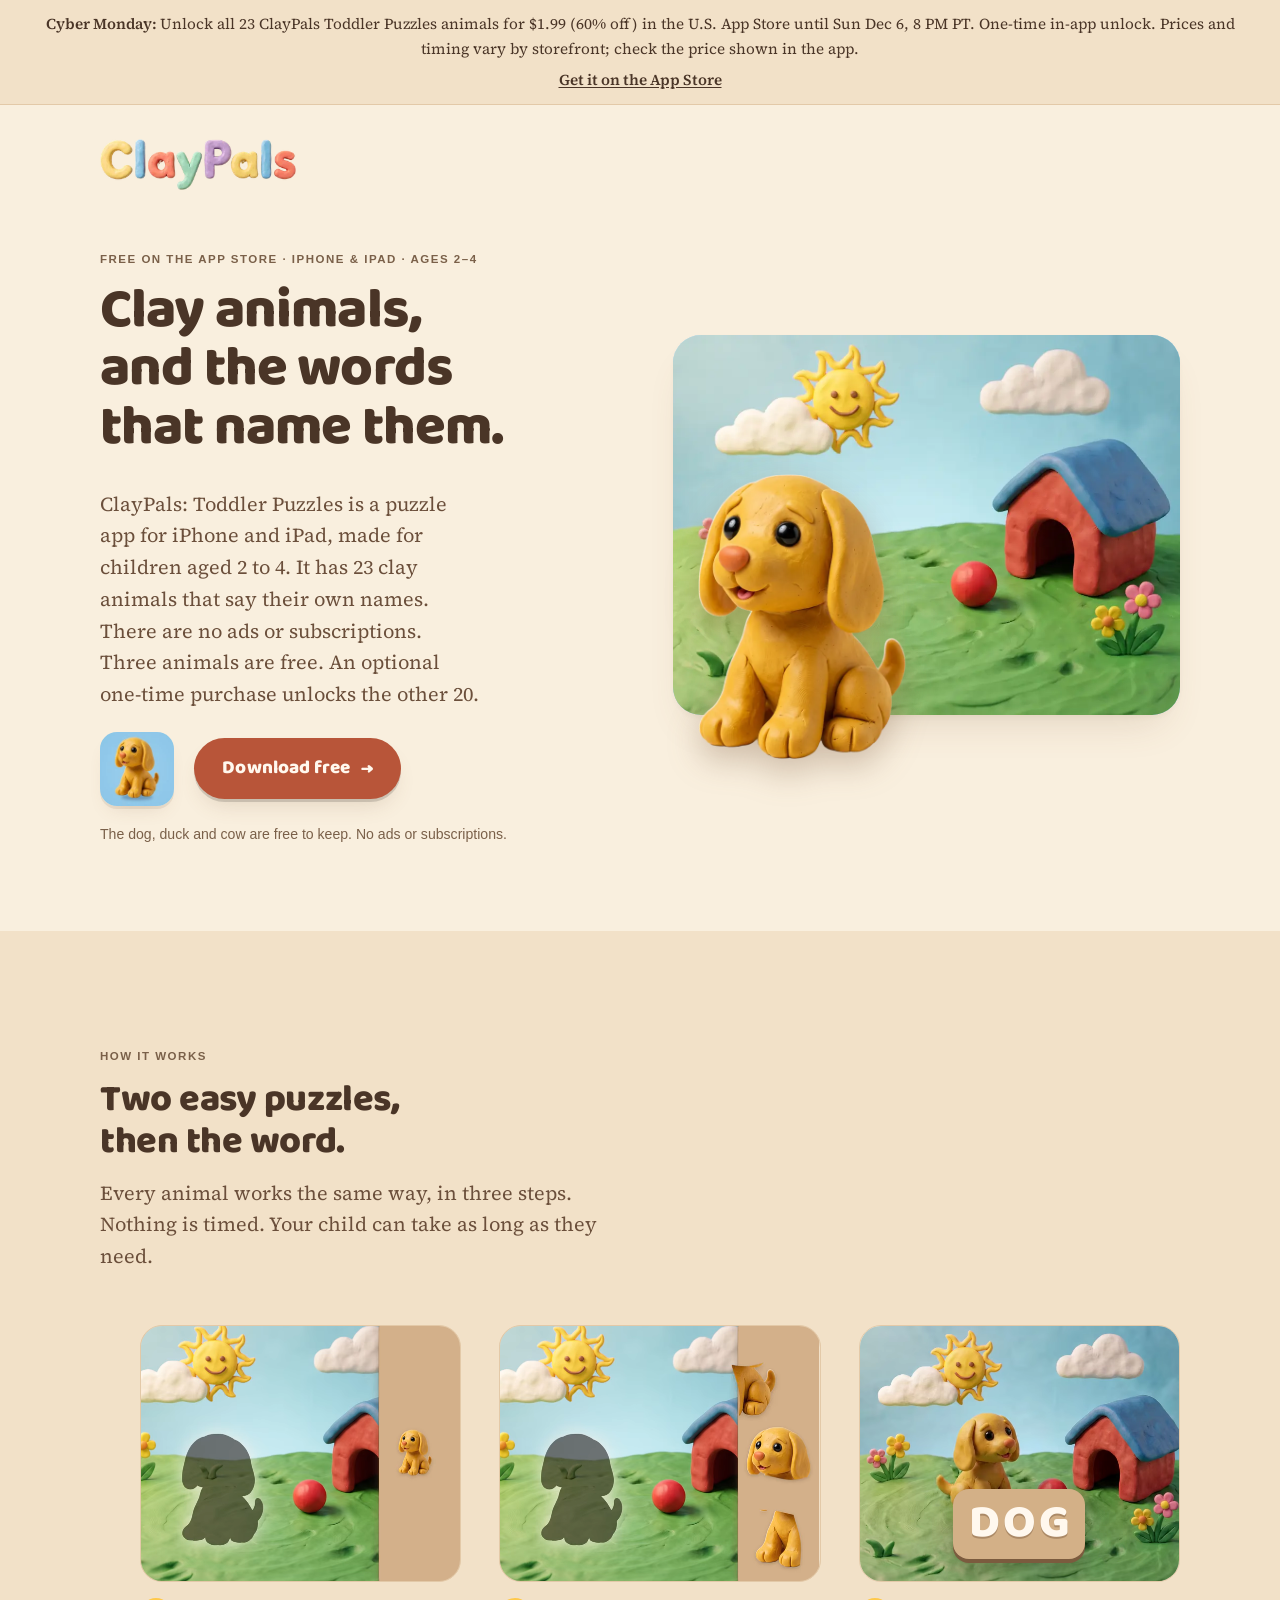
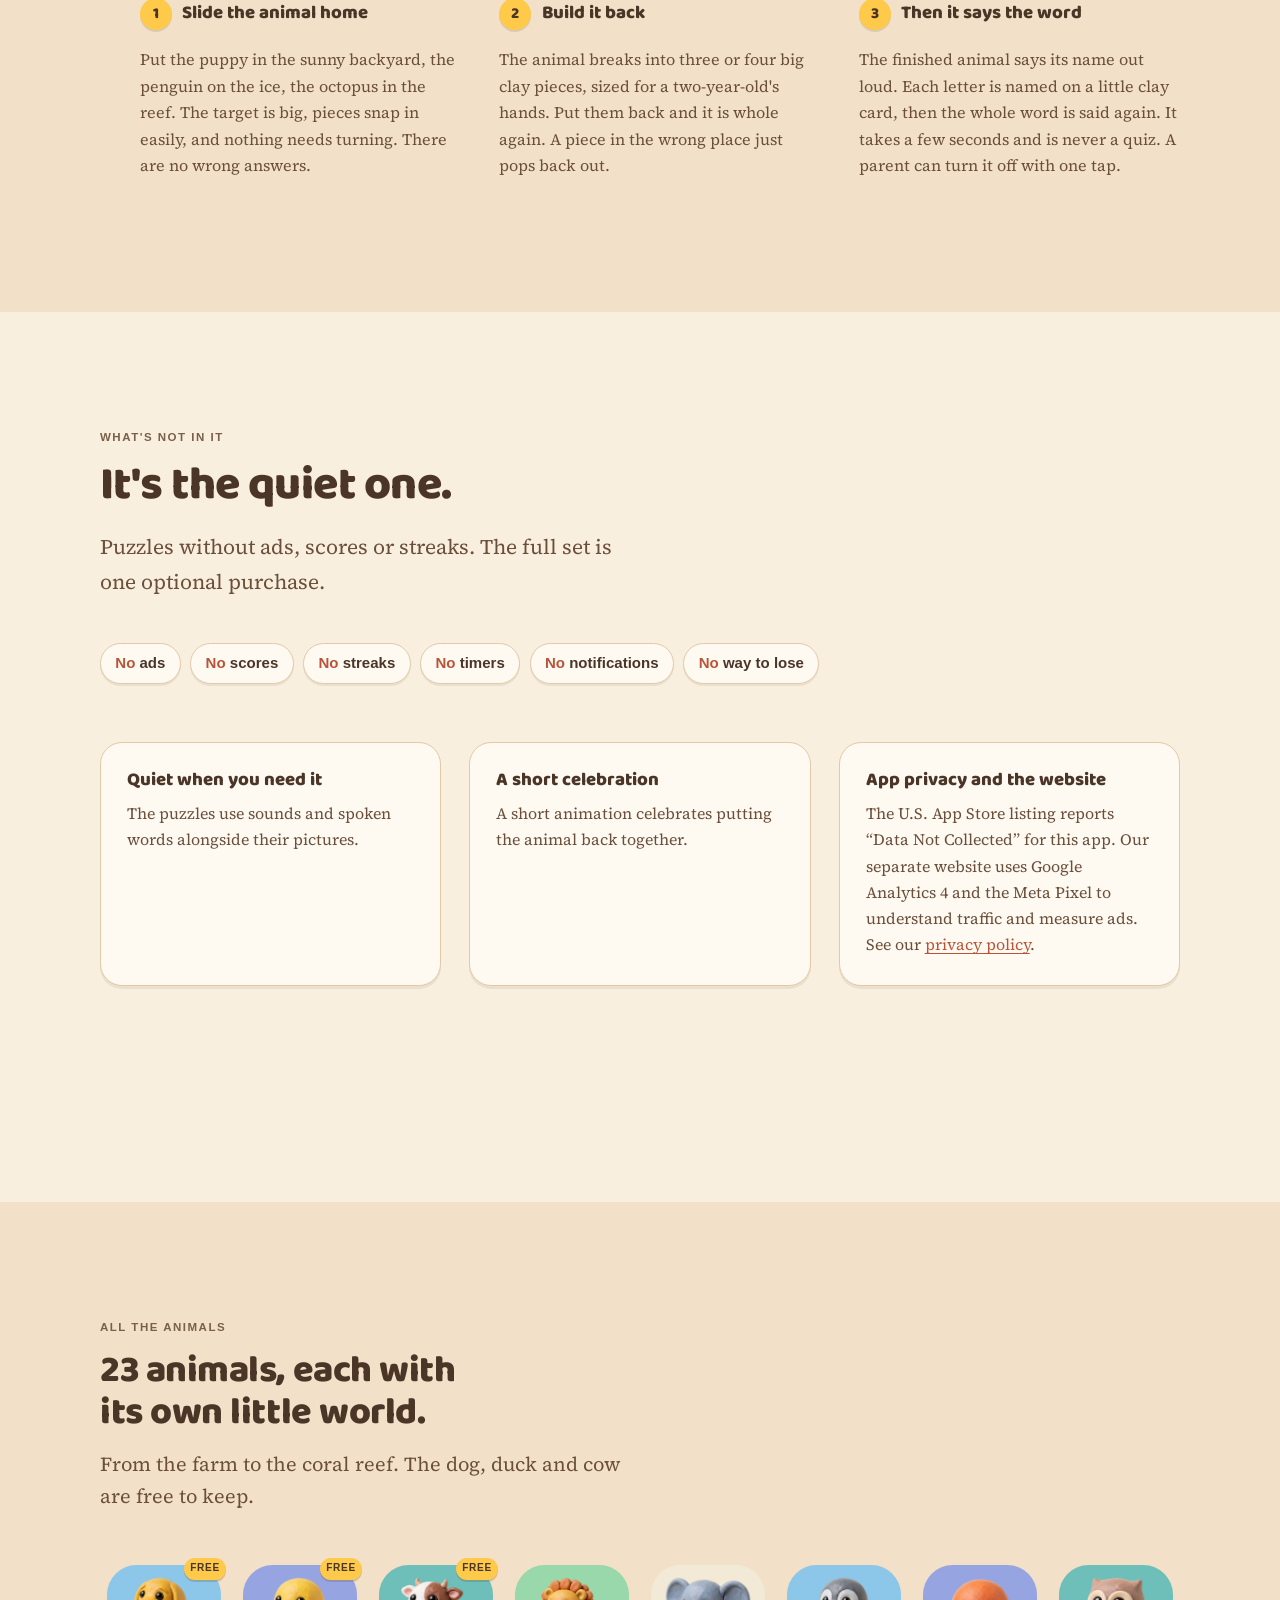
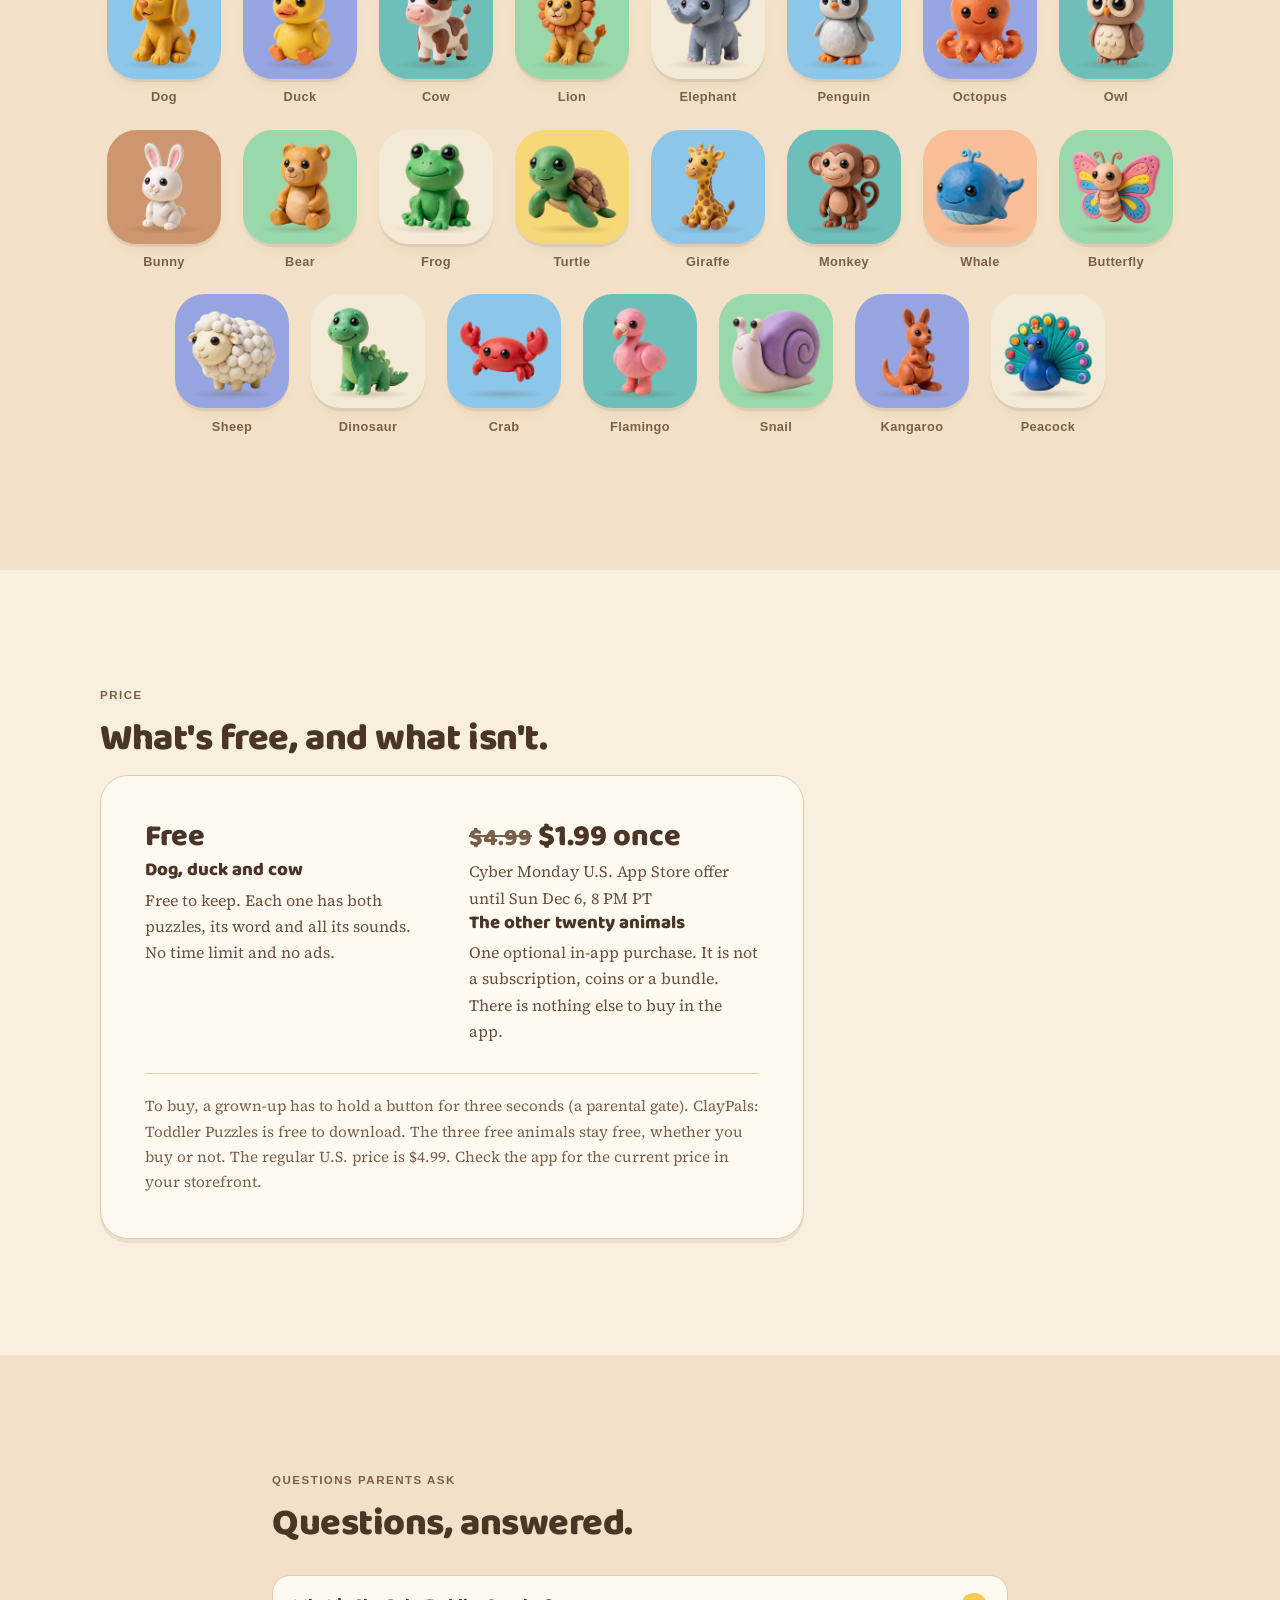
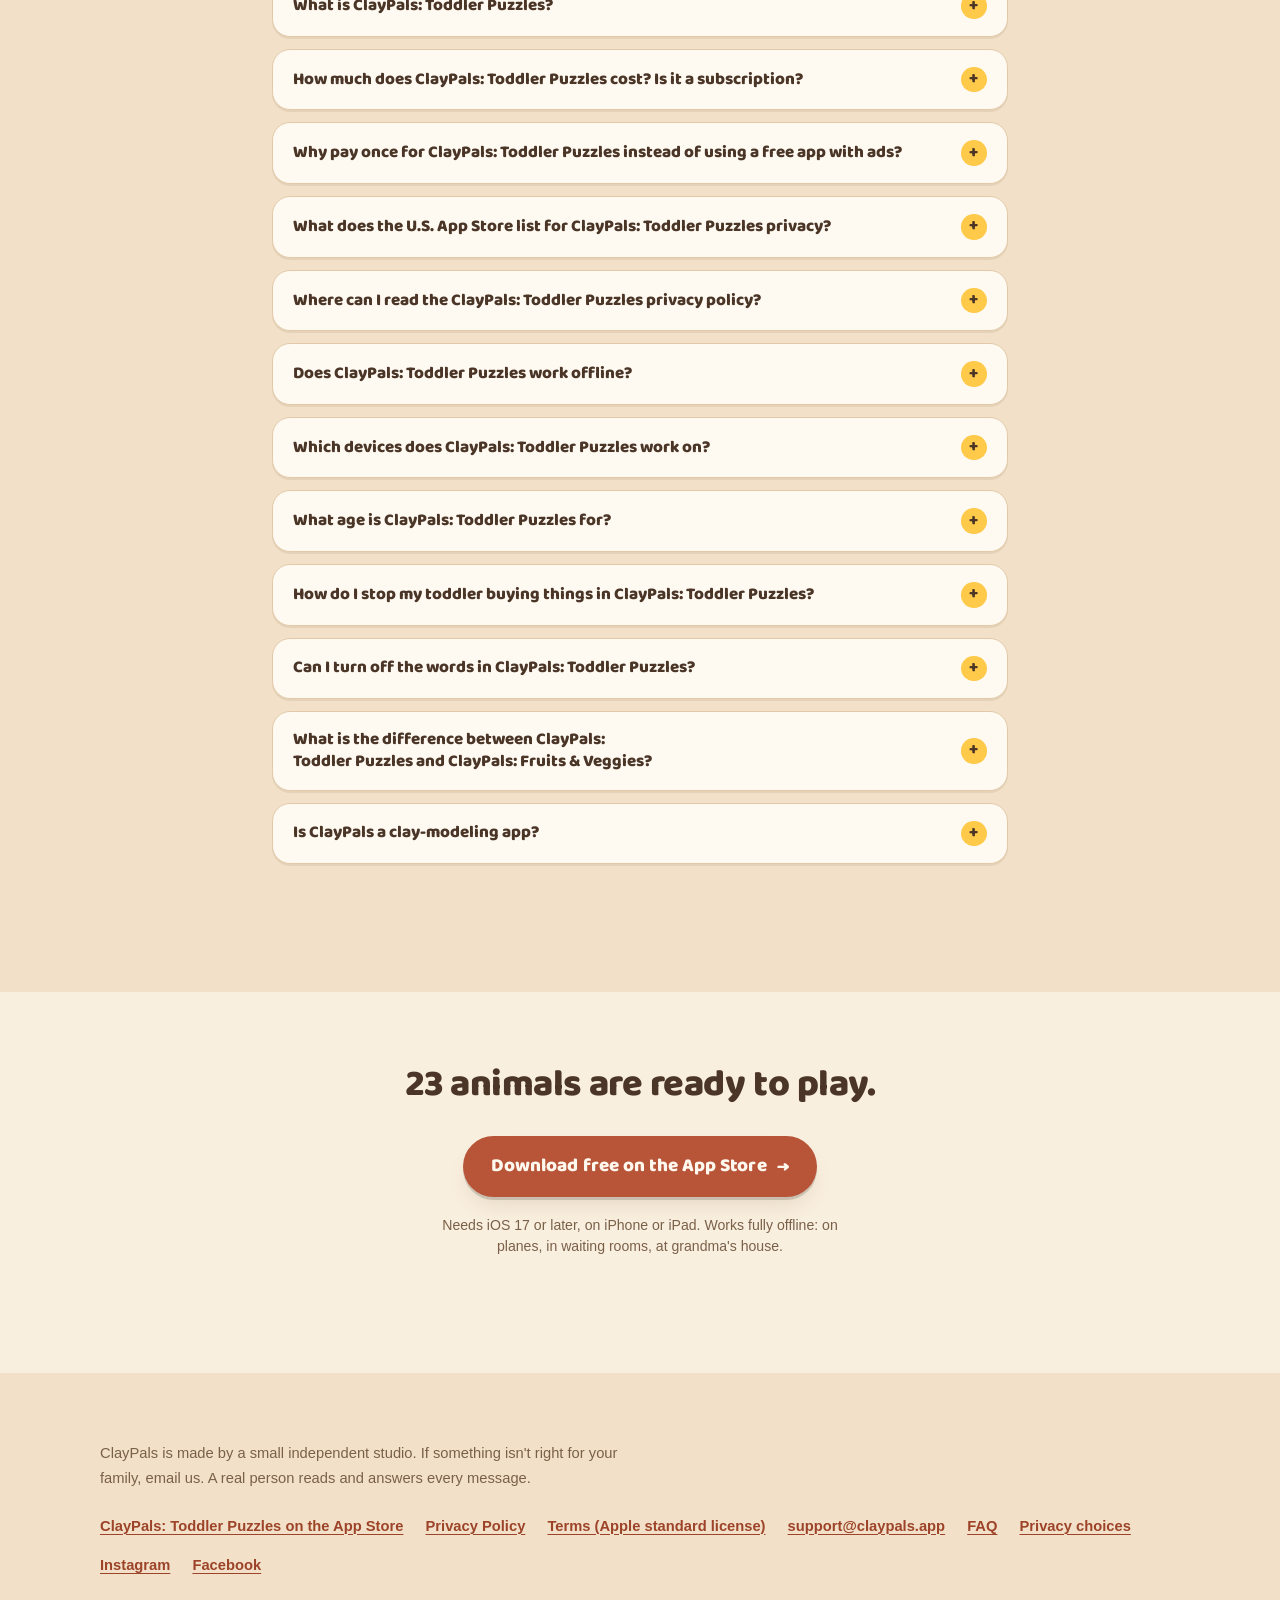
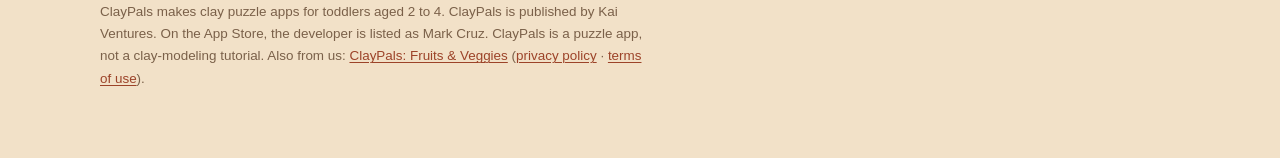
<file: index.html>
<!doctype html>
<html lang="en">
<head>
<!-- Consent layer: Consent Mode v2 defaults, the EEA/UK cookie banner, and the
     consent-gated loaders for GA4 and the Meta Pixel (same IDs as before).
     Synchronous on purpose: it must run before anything can set a cookie. -->
<script src="assets/js/consent.js"></script>
<script defer src="assets/js/promo.js"></script>

<meta charset="utf-8">
<meta name="viewport" content="width=device-width, initial-scale=1, viewport-fit=cover">
<title>ClayPals: Toddler Puzzles | Clay puzzle app for ages 2 to 4</title>
<meta name="description" content="ClayPals: Toddler Puzzles for iPhone and iPad, ages 2 to 4. 23 clay animals. Free to download, with an optional one-time unlock. No ads.">
<link rel="canonical" href="https://claypals.app/">

<meta property="og:type" content="website">
<meta property="og:site_name" content="ClayPals">
<meta property="og:title" content="ClayPals: Toddler Puzzles, a clay puzzle app for ages 2 to 4">
<meta property="og:description" content="Clay animals that say their own names. 23 animals, free to download. No ads or subscriptions.">
<meta property="og:url" content="https://claypals.app/">
<meta property="og:image" content="https://claypals.app/assets/img/og-cover.jpg">
<meta property="og:image:width" content="1200">
<meta property="og:image:height" content="630">
<meta property="og:image:alt" content="A yellow clay puppy sitting in a green clay backyard, beside the word ClayPals.">
<meta name="twitter:card" content="summary_large_image">
<meta name="twitter:title" content="ClayPals: Toddler Puzzles, a clay puzzle app for ages 2 to 4">
<meta name="twitter:description" content="Clay animals that say their own names. 23 animals, free to download. No ads or subscriptions.">
<meta name="twitter:image" content="https://claypals.app/assets/img/og-cover.jpg">

<!-- Light is the default everywhere, regardless of the visitor's OS setting: the
     app itself is warm cream and the page should look like the app. No
     `media=(prefers-color-scheme)` variant here on purpose — a second, dark
     theme-color would hand a dark-mode phone a dark browser chrome around a
     light page. Dark stays available as an explicit opt-in via
     :root[data-theme="dark"]. -->
<meta name="theme-color" content="#f9efde">
<meta name="apple-itunes-app" content="app-id=6794948298">
<link rel="icon" href="assets/icon/favicon-32.png" sizes="32x32">
<link rel="apple-touch-icon" href="assets/icon/apple-touch-icon.png">

<link rel="preload" href="assets/fonts/baloo800.woff2" as="font" type="font/woff2" crossorigin>
<link rel="preload" href="assets/fonts/ss4-400.woff2" as="font" type="font/woff2" crossorigin>

<style>
/* ── Faces ─────────────────────────────────────────────────────────────── */
@font-face{font-family:"Baloo 2";src:url(assets/fonts/baloo800.woff2) format("woff2");font-weight:800;font-style:normal;font-display:swap}
@font-face{font-family:"Baloo 2";src:url(assets/fonts/baloo600.woff2) format("woff2");font-weight:600;font-style:normal;font-display:swap}
@font-face{font-family:"Source Serif 4";src:url(assets/fonts/ss4-400.woff2) format("woff2");font-weight:400;font-style:normal;font-display:swap}
@font-face{font-family:"Source Serif 4";src:url(assets/fonts/ss4-600.woff2) format("woff2");font-weight:600;font-style:normal;font-display:swap}

/* ── Tokens ────────────────────────────────────────────────────────────── */
:root{

  --bg:#f9efde;
  --bg-sunk:#f2e1c8;
  --surface:#fefaf2;
  --rim:#e3c9a8;
  --ink:#4a3527;
  --ink-body:#6b4f3b;
  --ink-soft:#7a6049;
  --terra:#e07a5e;
  --terra-press:#b85539;
  --btn-bg:#b85539;
  --btn-ink:#fff8ee;
  --sky:#8cc6e8;
  --shelf:#d3b087;
  --shelf-shadow:#7b5b3e;
  --star:#ffc94a;
  --cast:rgba(123,91,62,.20);
  --cast-soft:rgba(123,91,62,.11);

  --measure:34rem;
  --gutter:clamp(20px,5vw,40px);
  --section:clamp(64px,11vw,116px);
  --radius:28px;
}
/* Dark palette — a dim room, not an inversion. Clay keeps its warmth.
   OPT-IN ONLY. The `@media (prefers-color-scheme:dark)` block that used to sit
   here was removed deliberately: a parent on a dark-mode phone was getting a
   dark page for an app that is warm cream. The tokens in :root above are the
   light ones and they are the default for everyone; dark applies only when
   something explicitly stamps data-theme="dark" on <html>. If a dark rule is
   ever added elsewhere in this file it must be scoped the same way — an
   OS-driven media query anywhere leaves a half-dark page. */
:root[data-theme="dark"]{
  --bg:#241c15; --bg-sunk:#1a140e; --surface:#33261c; --rim:#4c3a2b;
  --ink:#f7e9d4; --ink-body:#e2d1bb; --ink-soft:#bda68d;
  --terra:#ea8b70; --terra-press:#f0a289;
  --btn-bg:#e07a5e; --btn-ink:#2a1e15;
  --shelf:#7b5b3e; --shelf-shadow:#120d09;
  --cast:rgba(0,0,0,.42); --cast-soft:rgba(0,0,0,.28);
}
:root[data-theme="light"]{
  --bg:#f9efde; --bg-sunk:#f2e1c8; --surface:#fefaf2; --rim:#e3c9a8;
  --ink:#4a3527; --ink-body:#6b4f3b; --ink-soft:#7a6049;
  --terra:#e07a5e; --terra-press:#b85539;
  --btn-bg:#b85539; --btn-ink:#fff8ee;
  --shelf:#d3b087; --shelf-shadow:#7b5b3e;
  --cast:rgba(123,91,62,.20); --cast-soft:rgba(123,91,62,.11);
}

/* ── Base ──────────────────────────────────────────────────────────────── */
*,*::before,*::after{box-sizing:border-box}
html{-webkit-text-size-adjust:100%}
body{
  margin:0;background:var(--bg);color:var(--ink-body);
  font-family:"Source Serif 4",Georgia,"Times New Roman",serif;
  font-size:17px;line-height:1.66;
  -webkit-font-smoothing:antialiased;
  overflow-x:hidden;
}
img{max-width:100%;height:auto;display:block}
a{color:var(--terra-press);text-underline-offset:.18em;text-decoration-thickness:.08em}
a:hover{color:var(--terra)}
:focus-visible{outline:3px solid var(--terra);outline-offset:3px;border-radius:6px}

h1,h2,h3,.wordmark,.btn{font-family:"Baloo 2",ui-rounded,"Trebuchet MS",system-ui,sans-serif;font-weight:800;color:var(--ink);text-wrap:balance}
h1{font-size:clamp(2.05rem,6.4vw,3.5rem);line-height:1.05;letter-spacing:-.015em;margin:0 0 .55em}
h2{font-size:clamp(1.55rem,4.4vw,2.35rem);line-height:1.12;letter-spacing:-.012em;margin:0 0 .4em}
h3{font-size:1.16rem;line-height:1.28;margin:0 0 .3em}
p{margin:0 0 1.05em}
p:last-child{margin-bottom:0}

.label{
  font-family:ui-sans-serif,-apple-system,BlinkMacSystemFont,"Segoe UI",Roboto,sans-serif;
  font-size:.72rem;font-weight:650;letter-spacing:.13em;text-transform:uppercase;
  color:var(--ink-soft);margin:0 0 1.1em;
}
.lead{font-size:clamp(1.06rem,2.1vw,1.24rem);line-height:1.6;color:var(--ink-body)}

.wrap{width:min(1080px,100% - var(--gutter)*2);margin-inline:auto}
.prose{max-width:var(--measure)}
section{padding-block:var(--section)}

/* ── Buttons ───────────────────────────────────────────────────────────── */
.btn{
  display:inline-flex;align-items:center;gap:.55em;
  background:var(--btn-bg);color:var(--btn-ink);
  font-size:1.18rem;font-weight:800;letter-spacing:.005em;
  padding:.78em 1.5em;border-radius:999px;text-decoration:none;
  box-shadow:0 3px 0 rgba(0,0,0,.14), 0 12px 22px -8px var(--cast);
  transition:transform .16s cubic-bezier(.2,.9,.3,1.4), box-shadow .16s ease, background-color .16s ease;
}
.btn:hover{color:var(--btn-ink);transform:translateY(-2px);box-shadow:0 5px 0 rgba(0,0,0,.14),0 18px 28px -10px var(--cast)}
.btn:active{transform:translateY(2px);box-shadow:0 1px 0 rgba(0,0,0,.14),0 6px 14px -8px var(--cast)}
.btn .arrow{font-size:.9em;transform:translateY(.04em)}
.btn-note{
  font-family:ui-sans-serif,-apple-system,BlinkMacSystemFont,"Segoe UI",Roboto,sans-serif;
  font-size:.88rem;line-height:1.5;color:var(--ink-soft);margin:1.05em 0 0;max-width:26rem;
}

/* ── Header ────────────────────────────────────────────────────────────── */
.masthead{padding-top:clamp(22px,4vw,34px)}
.wordmark{display:inline-block;text-decoration:none}
.wordmark img{width:clamp(148px,22vw,196px);height:auto}

/* App icon beside the CTA, so the page and the store listing read as one
   product. Corner radius matches how iOS renders a home-screen icon. */
.cta-row{display:flex;align-items:center;gap:clamp(14px,2.5vw,20px);flex-wrap:wrap;margin:0 0 1.05em}
.appicon{
  width:74px;height:74px;flex:none;border-radius:23%;
  box-shadow:0 3px 0 var(--cast-soft),0 10px 20px -10px var(--cast);
}

/* ── Hero ──────────────────────────────────────────────────────────────── */
.hero{padding-top:clamp(30px,6vw,52px);padding-bottom:clamp(48px,8vw,86px)}
.hero-grid{display:grid;gap:clamp(38px,6vw,54px);align-items:center}
@media (min-width:900px){.hero-grid{grid-template-columns:1.02fr 1fr;gap:56px}}
.hero h1{text-wrap:pretty}
.hero .lead{max-width:38ch}
@media (min-width:900px){.hero h1{max-width:15ch;text-wrap:balance}}

/* The diorama: the scene as a photographed plate, the pal standing in it. */
.diorama{position:relative;isolation:isolate;padding-bottom:clamp(26px,5vw,44px)}
.plate{
  position:relative;border-radius:var(--radius);overflow:hidden;
  background:var(--sky);aspect-ratio:4/3;
  box-shadow:0 2px 0 rgba(255,255,255,.5) inset, 0 22px 40px -18px var(--cast), 0 3px 10px -4px var(--cast-soft);
}
.plate img{width:100%;height:100%;object-fit:cover}
.pal{
  position:absolute;left:5%;bottom:0;width:41%;z-index:2;
  filter:drop-shadow(0 14px 16px rgba(123,91,62,.32));
  transform-origin:50% 100%;
}
.pal-shadow{
  position:absolute;left:9%;bottom:calc(clamp(26px,5vw,44px) - 6px);width:40%;height:22px;
  background:radial-gradient(ellipse at center,var(--cast) 0%,rgba(123,91,62,0) 70%);
  z-index:1;
}
:root[data-theme="dark"] .pal-shadow{background:radial-gradient(ellipse at center,rgba(0,0,0,.5) 0%,rgba(0,0,0,0) 70%)}

/* ── Steps ─────────────────────────────────────────────────────────────── */
.band{background:var(--bg-sunk)}
.steps{display:grid;gap:clamp(30px,5vw,44px);margin-top:clamp(34px,5vw,52px)}
@media (min-width:820px){.steps{grid-template-columns:repeat(3,1fr);gap:38px}}
.step{display:grid;gap:1rem;align-content:start}
.step-art{
  position:relative;border-radius:22px;background:var(--surface);
  border:1px solid var(--rim);aspect-ratio:5/4;overflow:hidden;
  display:grid;place-items:center;
}
/* Absolute so the percentage box is definite — a grid row auto-sizes, and a
   percentage height against it silently falls back to auto and overflows. */
.step-art img{position:absolute;inset:0;width:100%;height:100%}
.step-art.bleed img{object-fit:cover}          /* scene composite, pre-cropped 5:4 */
.step-art.inset img{object-fit:contain;padding:18px}   /* cutout, with air around it */
/* Moving panels ride in exactly the same box as the stills — same 5:4 card,
   same 22px radius, same 1px rim, clipped by the card's own overflow:hidden —
   so the three cards still read as one set. Both clips are authored 5:4, so
   `cover` crops nothing; it is here to guarantee the fill if a re-encode ever
   drifts. Absolute for the same reason the images are: a percentage height
   against an auto-sized grid row silently falls back to auto and overflows. */
.step-art video{position:absolute;inset:0;width:100%;height:100%;object-fit:cover;background:var(--bg-sunk)}
.step-art--slide,.step-art--build{background:var(--shelf)}
.step-art--word{background:var(--bg)}
.step-num{
  display:inline-grid;place-items:center;width:2rem;height:2rem;flex:none;
  background:var(--star);color:#4a3527;border-radius:50%;
  font-family:"Baloo 2",ui-rounded,system-ui,sans-serif;font-weight:800;font-size:.98rem;
  box-shadow:0 2px 0 rgba(0,0,0,.10);
}
.step-head{display:flex;align-items:center;gap:.65rem}
.step-head h3{margin:0}
.step p{font-size:1rem;color:var(--ink-body)}

/* Word card — the app's clay name card, rebuilt in CSS. It now sits OVER the
   completion film rather than on an empty panel, which is what the app itself
   does: the card appears on top of the playing clip. Pushed to the bottom of
   the card so it never covers the puppy, and given a soft drop shadow on top
   of its clay ledge so it separates from the grass behind it. */
.wordcard{
  background:var(--shelf);border-radius:16px;padding:.55em .9em;
  box-shadow:0 4px 0 var(--shelf-shadow);display:flex;gap:.18em;
}
.step-art--word .wordcard{
  position:relative;z-index:1;align-self:end;margin-bottom:7%;
  box-shadow:0 4px 0 var(--shelf-shadow), 0 10px 24px rgba(0,0,0,.28);
}
.wordcard span{
  font-family:"Baloo 2",ui-rounded,system-ui,sans-serif;font-weight:800;
  font-size:clamp(2rem,4.4vw,2.9rem);line-height:1.1;color:#fff8ee;
  text-shadow:0 2px 0 rgba(123,91,62,.45);
}

/* ── Quiet section ─────────────────────────────────────────────────────── */
.quiet-statement{font-size:clamp(1.9rem,5.6vw,2.9rem)}
.quiet-sub{font-size:clamp(1.08rem,2.4vw,1.3rem);max-width:32rem;color:var(--ink-body)}
.chips{display:flex;flex-wrap:wrap;gap:.6rem;margin:clamp(30px,5vw,44px) 0 0;padding:0;list-style:none}
.chips li{
  font-family:ui-sans-serif,-apple-system,BlinkMacSystemFont,"Segoe UI",Roboto,sans-serif;
  font-size:.94rem;font-weight:600;color:var(--ink);
  background:var(--surface);border:1px solid var(--rim);
  padding:.46em .95em;border-radius:999px;
  box-shadow:0 2px 0 var(--cast-soft);
}
.chips li b{font-weight:800;color:var(--terra-press)}

.proofs{display:grid;gap:clamp(22px,3.5vw,28px);margin-top:clamp(38px,6vw,58px)}
@media (min-width:760px){.proofs{grid-template-columns:repeat(3,1fr)}}
.proof{
  background:var(--surface);border:1px solid var(--rim);border-radius:22px;
  padding:clamp(20px,3vw,26px);box-shadow:0 3px 0 var(--cast-soft);
}
.proof h3{margin-bottom:.45em}
.proof p{font-size:.99rem;margin:0}
.pace{margin-top:clamp(30px,4vw,42px);font-size:1.1rem;color:var(--ink-soft);max-width:30rem}

/* ── Shelf of animals ──────────────────────────────────────────────────── */
.shelf{display:flex;flex-wrap:wrap;justify-content:center;gap:clamp(14px,2.4vw,22px);margin-top:clamp(36px,5vw,52px);padding:0;list-style:none}
.shelf li{flex:0 1 100px;max-width:150px;text-align:center}  /* 3 across at 390px */
@media (min-width:560px){.shelf li{flex-basis:132px}}
/* 114px lands 8 per row at full width, so 23 breaks 8·8·7 rather than 7·7·7·2. */
@media (min-width:900px){.shelf li{flex-basis:114px}}
.tile{
  position:relative;aspect-ratio:1;border-radius:26%;
  display:grid;place-items:center;padding:9%;
  box-shadow:0 3px 0 var(--cast-soft),0 10px 18px -12px var(--cast);
}
.tile::after{
  content:"";position:absolute;inset:auto 14% 8% 14%;height:9%;border-radius:50%;
  background:radial-gradient(ellipse at center,rgba(90,62,40,.22) 0%,rgba(90,62,40,0) 72%);
}
.tile img{position:relative;z-index:1;width:100%}
.tile .free{
  position:absolute;z-index:2;top:-7px;right:-5px;
  font-family:ui-sans-serif,-apple-system,BlinkMacSystemFont,"Segoe UI",Roboto,sans-serif;
  font-size:.63rem;font-weight:800;letter-spacing:.07em;text-transform:uppercase;
  background:var(--star);color:#4a3527;padding:.28em .6em;border-radius:999px;
  box-shadow:0 2px 0 rgba(123,91,62,.28);
}
.shelf .name{
  display:block;margin-top:.6em;
  font-family:ui-sans-serif,-apple-system,BlinkMacSystemFont,"Segoe UI",Roboto,sans-serif;
  font-size:.8rem;font-weight:600;letter-spacing:.03em;color:var(--ink-soft);
}

/* ── Price ─────────────────────────────────────────────────────────────── */
.price-card{
  background:var(--surface);border:1px solid var(--rim);border-radius:var(--radius);
  padding:clamp(26px,5vw,44px);box-shadow:0 4px 0 var(--cast-soft);
  max-width:44rem;
}
.price-split{display:grid;gap:clamp(20px,3vw,30px);margin:0 0 1.6em;padding:0;list-style:none}
@media (min-width:640px){.price-split{grid-template-columns:1fr 1fr;gap:34px}}
.price-split h3{margin-bottom:.25em}
.price-split .amount{
  font-family:"Baloo 2",ui-rounded,system-ui,sans-serif;font-weight:800;
  font-size:1.9rem;color:var(--ink);line-height:1.1;display:block;margin-bottom:.18em;
}
.price-split p{font-size:.99rem;margin:0}
.fineprint{font-size:.95rem;color:var(--ink-soft);border-top:1px solid var(--rim);padding-top:1.3em;margin-top:0}

/* ── Closing + footer ──────────────────────────────────────────────────── */
.closing{text-align:center;padding-top:clamp(38px,6vw,72px)}
.closing .btn{margin-top:.8em}
.closing .btn-note{margin-inline:auto}
footer{
  background:var(--bg-sunk);padding-block:clamp(44px,7vw,68px);
  font-family:ui-sans-serif,-apple-system,BlinkMacSystemFont,"Segoe UI",Roboto,sans-serif;
  font-size:.92rem;color:var(--ink-soft);
}
footer p{max-width:34rem}
.footlinks{display:flex;flex-wrap:wrap;gap:.5em 1.5em;margin:1.6em 0 1.6em;padding:0;list-style:none}
.footlinks a{font-weight:600}
/* "Privacy choices" reopens the cookie banner; it is a button, styled as one of the links. */
.linkbtn{font:inherit;font-weight:600;color:var(--terra-press);background:none;border:0;padding:0;cursor:pointer;
  text-decoration:underline;text-underline-offset:.18em;text-decoration-thickness:.08em}
.linkbtn:hover{color:var(--terra)}
.colophon{font-size:.84rem;color:var(--ink-soft)}

/* ── Motion ────────────────────────────────────────────────────────────── */
.js .reveal{opacity:0;transform:translateY(16px)}
.js .reveal.in{opacity:1;transform:none;transition:opacity .6s ease,transform .6s cubic-bezier(.22,.8,.3,1)}
.js .shelf li{opacity:0;transform:translateY(12px) scale(.96)}
.js .shelf li.in{opacity:1;transform:none;transition:opacity .5s ease,transform .5s cubic-bezier(.22,.9,.3,1.15);transition-delay:calc(var(--i) * 26ms)}
.shelf li .tile{transition:transform .22s cubic-bezier(.2,.9,.3,1.5)}
.shelf li:hover .tile{transform:translateY(-5px) rotate(-1.4deg)}

/* One orchestrated arrival: the plate settles, then the pal drops into it. */
.js .plate{animation:plate-in .7s cubic-bezier(.22,.8,.3,1) both}
.js .pal{animation:pal-drop .78s cubic-bezier(.3,.7,.4,1) .34s both}
.js .pal-shadow{animation:shadow-in .5s ease .82s both}
@keyframes plate-in{from{opacity:0;transform:translateY(18px) scale(.985)}to{opacity:1;transform:none}}
@keyframes pal-drop{
  0%{opacity:0;transform:translateY(-38%) scaleY(1.06) scaleX(.96)}
  55%{opacity:1}
  72%{transform:translateY(0) scaleY(.90) scaleX(1.07)}
  86%{transform:translateY(0) scaleY(1.04) scaleX(.98)}
  100%{opacity:1;transform:translateY(0) scale(1)}
}
@keyframes shadow-in{from{opacity:0}to{opacity:1}}

@media (prefers-reduced-motion:reduce){
  *,*::before,*::after{animation-duration:.001ms !important;animation-delay:0ms !important;transition-duration:.001ms !important}
  .js .reveal,.js .shelf li{opacity:1;transform:none}
  /* Looping video is motion too, and this is a page about a calm product. The
     poster takes the video's place — same frame, same box, so the card is not
     visibly emptier, it just stops moving. The inline script after the steps
     is what stops the file being DOWNLOADED; this rule is what stops it being
     SEEN, and it holds with JavaScript off. */
  .step-art video{display:none}
  .step-art--slide{background:url(assets/img/slide-dog-poster.webp) center/cover no-repeat}
  .step-art--build{background:url(assets/img/build-dog-poster.webp) center/cover no-repeat}
  .step-art--word{background:url(assets/img/word-dog-poster.webp) center/cover no-repeat}
}
</style>
<link rel="stylesheet" href="aeo.css">
</head>
<body>
<script>document.documentElement.classList.add("js");</script>

<header class="masthead">
  <div class="wrap">
    <a class="wordmark" href="./">
      <img src="assets/img/wordmark-320.webp"
           srcset="assets/img/wordmark-320.webp 320w, assets/img/wordmark-560.webp 560w"
           sizes="(min-width:900px) 196px, 22vw"
           width="320" height="83" alt="ClayPals" fetchpriority="high" decoding="async">
    </a>
  </div>
</header>

<main>
  <!-- ── Hero ──────────────────────────────────────────────────────────── -->
  <section class="hero">
    <div class="wrap hero-grid">
      <div>
        <p class="label">Free on the App&nbsp;Store · iPhone &amp; iPad · Ages&nbsp;2–4</p>
        <h1>Clay animals, and the words that name them.</h1>
        <p class="lead">ClayPals: Toddler Puzzles is a puzzle app for iPhone and iPad, made for children aged 2&nbsp;to&nbsp;4. It has 23 clay animals that say their own names. There are no ads or subscriptions. Three animals are free. An optional one-time purchase unlocks the other 20.</p>
        <div class="cta-row">
          <img class="appicon" src="assets/icon/icon-160.webp" width="160" height="160"
               decoding="async" alt="The ClayPals app icon: a yellow clay puppy on a sky-blue ground.">
          <a class="btn" data-cta="hero" href="https://apps.apple.com/us/app/claypals-toddler-puzzles/id6794948298">
            Download free <span class="arrow" aria-hidden="true">→</span></a>
        </div>
        <p class="btn-note">The dog, duck and cow are free to keep. No ads or subscriptions.</p>
      </div>

      <div class="diorama">
        <div class="plate">
          <img src="assets/img/hero-scene-960.webp"
               srcset="assets/img/hero-scene-960.webp 960w, assets/img/hero-scene-1440.webp 1440w"
               sizes="(min-width:900px) 46vw, 92vw"
               width="960" height="717" fetchpriority="high" decoding="async"
               alt="A clay backyard scene: green modeling-clay grass, a red dog house with a blue roof, a smiling sun and soft white clouds.">
        </div>
        <div class="pal-shadow" aria-hidden="true"></div>
        <img class="pal" src="assets/img/hero-dog-440.webp"
             srcset="assets/img/hero-dog-440.webp 440w, assets/img/hero-dog-640.webp 640w"
             sizes="(min-width:900px) 22vw, 44vw"
             width="440" height="604" decoding="async"
             alt="A yellow clay puppy sitting up, ready to be dropped into the scene.">
      </div>
    </div>
  </section>

  <!-- ── How it plays ──────────────────────────────────────────────────── -->
  <section class="band">
    <div class="wrap">
      <div class="prose reveal">
        <p class="label">How it works</p>
        <h2>Two easy puzzles, then the word.</h2>
        <p class="lead">Every animal works the same way, in three steps.
          Nothing is timed. Your child can take as long as they need.</p>
      </div>

      <ol class="steps">
        <li class="step reveal">
          <div class="step-art step-art--slide">
            <video width="640" height="512" autoplay muted loop playsinline preload="metadata"
                   poster="assets/img/slide-dog-poster.webp"
                   aria-label="The whole clay puppy slid off the shelf and into his own outline in the sunny backyard, where he settles with a little bounce.">
              <source src="assets/video/slide-dog.webm" type="video/webm">
              <source src="assets/video/slide-dog.mp4" type="video/mp4">
            </video>
          </div>
          <div class="step-head"><span class="step-num" aria-hidden="true">1</span><h3>Slide the animal home</h3></div>
          <p>Put the puppy in the sunny backyard, the penguin on the ice, the octopus in the reef. The target is big, pieces snap in easily, and nothing needs turning. There are no wrong answers.</p>
        </li>
        <li class="step reveal">
          <div class="step-art step-art--build">
            <video width="640" height="512" autoplay muted loop playsinline preload="metadata"
                   poster="assets/img/build-dog-poster.webp"
                   aria-label="The clay puppy's three pieces (body, head and paws) lifted one at a time from the shelf and pressed into his silhouette until he is whole again.">
              <source src="assets/video/build-dog.webm" type="video/webm">
              <source src="assets/video/build-dog.mp4" type="video/mp4">
            </video>
          </div>
          <div class="step-head"><span class="step-num" aria-hidden="true">2</span><h3>Build it back</h3></div>
          <p>The animal breaks into three or four big clay pieces, sized for a two-year-old's hands. Put them back and it is whole again. A piece in the wrong place just pops back out.</p>
        </li>
        <li class="step reveal">
          <div class="step-art step-art--word">
            <video width="640" height="512" autoplay muted loop playsinline preload="metadata"
                   poster="assets/img/word-dog-poster.webp"
                   aria-label="The finished clay puppy trotting across his sunny backyard after his name is read out.">
              <source src="assets/video/word-dog.webm" type="video/webm">
              <source src="assets/video/word-dog.mp4" type="video/mp4">
            </video>
            <div class="wordcard" aria-hidden="true"><span>D</span><span>O</span><span>G</span></div>
          </div>
          <div class="step-head"><span class="step-num" aria-hidden="true">3</span><h3>Then it says the word</h3></div>
          <p>The finished animal says its name out loud. Each letter is named on a little clay card, then the whole word is said again. It takes a few seconds and is never a quiz. A parent can turn it off with one tap.</p>
        </li>
      </ol>
      <script>
      /* prefers-reduced-motion, the download half. The media query above hides
         the two panel videos, but `autoplay` has already told the browser to go
         and fetch them — hiding an element does not cancel that. Removing the
         <source> children and calling load() aborts the selection before the
         response lands, so a visitor who has asked for less motion also pays
         none of the bytes for it.
         This runs inline, immediately after the elements it edits, rather than
         from the script at the end of the body: by then the fetch is already in
         flight. Guarded on matchMedia so an old browser simply keeps playing. */
      (function () {
        if (!window.matchMedia || !matchMedia("(prefers-reduced-motion: reduce)").matches) return;
        var vids = document.querySelectorAll(".steps video");
        for (var i = 0; i < vids.length; i++) {
          var v = vids[i];
          v.removeAttribute("autoplay");
          while (v.firstElementChild) v.removeChild(v.firstElementChild);
          v.pause();
          v.load();
        }
      })();
      </script>
    </div>
  </section>

  <!-- ── The quiet one ─────────────────────────────────────────────────── -->
  <section>
    <div class="wrap">
      <div class="prose reveal">
        <p class="label">What's not in it</p>
        <h2 class="quiet-statement">It's the quiet one.</h2>
        <p class="quiet-sub">Puzzles without ads, scores or streaks. The full set is one optional purchase.</p>
      </div>

      <ul class="chips reveal">
        <li><b>No</b> ads</li>
        <li><b>No</b> scores</li>
        <li><b>No</b> streaks</li>
        <li><b>No</b> timers</li>
        <li><b>No</b> notifications</li>
        <li><b>No</b> way to lose</li>
      </ul>

      <div class="proofs">
        <div class="proof reveal">
          <h3>Quiet when you need it</h3>
          <p>The puzzles use sounds and spoken words alongside their pictures.</p>
        </div>
        <div class="proof reveal">
          <h3>A short celebration</h3>
          <p>A short animation celebrates putting the animal back together.</p>
        </div>
        <div class="proof reveal">
          <h3>App privacy and the website</h3>
          <p>The U.S. App Store listing reports “Data Not Collected” for this app. Our separate website uses Google Analytics 4 and the Meta Pixel to understand traffic and measure ads. See our <a href="privacy.html">privacy policy</a>.</p>
        </div>
      </div>

      <p class="pace reveal">Big pieces for little fingers. No time limits and no wrong answers. Your child can take as long as they need.</p>
    </div>
  </section>

  <!-- ── The 23 ────────────────────────────────────────────────────────── -->
  <section class="band">
    <div class="wrap">
      <div class="prose reveal">
        <p class="label">All the animals</p>
        <h2>23 animals, each with its own little world.</h2>
        <p class="lead">From the farm to the coral reef. The dog, duck and cow are free to keep.</p>
      </div>
      <ul class="shelf" id="shelf">
        <li style="--i:0">
          <div class="tile" style="background:rgb(140,198,232)">
            <span class="free">Free</span>
            <img src="assets/img/animals/dog.webp" width="400" height="400"
                 loading="lazy" decoding="async" alt="A clay dog.">
          </div>
          <span class="name">Dog</span>
        </li>
        <li style="--i:1">
          <div class="tile" style="background:rgb(150,165,225)">
            <span class="free">Free</span>
            <img src="assets/img/animals/duck.webp" width="400" height="400"
                 loading="lazy" decoding="async" alt="A clay duck.">
          </div>
          <span class="name">Duck</span>
        </li>
        <li style="--i:2">
          <div class="tile" style="background:rgb(110,190,185)">
            <span class="free">Free</span>
            <img src="assets/img/animals/cow.webp" width="400" height="400"
                 loading="lazy" decoding="async" alt="A clay cow.">
          </div>
          <span class="name">Cow</span>
        </li>
        <li style="--i:3">
          <div class="tile" style="background:rgb(152,216,170)">
            <img src="assets/img/animals/lion.webp" width="400" height="400"
                 loading="lazy" decoding="async" alt="A clay lion.">
          </div>
          <span class="name">Lion</span>
        </li>
        <li style="--i:4">
          <div class="tile" style="background:rgb(242,234,214)">
            <img src="assets/img/animals/elephant.webp" width="400" height="400"
                 loading="lazy" decoding="async" alt="A clay elephant.">
          </div>
          <span class="name">Elephant</span>
        </li>
        <li style="--i:5">
          <div class="tile" style="background:rgb(140,198,232)">
            <img src="assets/img/animals/penguin.webp" width="400" height="400"
                 loading="lazy" decoding="async" alt="A clay penguin.">
          </div>
          <span class="name">Penguin</span>
        </li>
        <li style="--i:6">
          <div class="tile" style="background:rgb(150,165,225)">
            <img src="assets/img/animals/octopus.webp" width="400" height="400"
                 loading="lazy" decoding="async" alt="A clay octopus.">
          </div>
          <span class="name">Octopus</span>
        </li>
        <li style="--i:7">
          <div class="tile" style="background:rgb(110,190,185)">
            <img src="assets/img/animals/owl.webp" width="400" height="400"
                 loading="lazy" decoding="async" alt="A clay owl.">
          </div>
          <span class="name">Owl</span>
        </li>
        <li style="--i:8">
          <div class="tile" style="background:rgb(205,150,110)">
            <img src="assets/img/animals/bunny.webp" width="400" height="400"
                 loading="lazy" decoding="async" alt="A clay bunny.">
          </div>
          <span class="name">Bunny</span>
        </li>
        <li style="--i:9">
          <div class="tile" style="background:rgb(152,216,170)">
            <img src="assets/img/animals/bear.webp" width="400" height="400"
                 loading="lazy" decoding="async" alt="A clay bear.">
          </div>
          <span class="name">Bear</span>
        </li>
        <li style="--i:10">
          <div class="tile" style="background:rgb(242,234,214)">
            <img src="assets/img/animals/frog.webp" width="400" height="400"
                 loading="lazy" decoding="async" alt="A clay frog.">
          </div>
          <span class="name">Frog</span>
        </li>
        <li style="--i:11">
          <div class="tile" style="background:rgb(246,216,120)">
            <img src="assets/img/animals/turtle.webp" width="400" height="400"
                 loading="lazy" decoding="async" alt="A clay turtle.">
          </div>
          <span class="name">Turtle</span>
        </li>
        <li style="--i:12">
          <div class="tile" style="background:rgb(140,198,232)">
            <img src="assets/img/animals/giraffe.webp" width="400" height="400"
                 loading="lazy" decoding="async" alt="A clay giraffe.">
          </div>
          <span class="name">Giraffe</span>
        </li>
        <li style="--i:13">
          <div class="tile" style="background:rgb(110,190,185)">
            <img src="assets/img/animals/monkey.webp" width="400" height="400"
                 loading="lazy" decoding="async" alt="A clay monkey.">
          </div>
          <span class="name">Monkey</span>
        </li>
        <li style="--i:14">
          <div class="tile" style="background:rgb(248,190,150)">
            <img src="assets/img/animals/whale.webp" width="400" height="400"
                 loading="lazy" decoding="async" alt="A clay whale.">
          </div>
          <span class="name">Whale</span>
        </li>
        <li style="--i:15">
          <div class="tile" style="background:rgb(152,216,170)">
            <img src="assets/img/animals/butterfly.webp" width="400" height="400"
                 loading="lazy" decoding="async" alt="A clay butterfly.">
          </div>
          <span class="name">Butterfly</span>
        </li>
        <li style="--i:16">
          <div class="tile" style="background:rgb(150,165,225)">
            <img src="assets/img/animals/sheep.webp" width="400" height="400"
                 loading="lazy" decoding="async" alt="A clay sheep.">
          </div>
          <span class="name">Sheep</span>
        </li>
        <li style="--i:17">
          <div class="tile" style="background:rgb(242,234,214)">
            <img src="assets/img/animals/dino.webp" width="400" height="400"
                 loading="lazy" decoding="async" alt="A clay dinosaur.">
          </div>
          <span class="name">Dinosaur</span>
        </li>
        <li style="--i:18">
          <div class="tile" style="background:rgb(140,198,232)">
            <img src="assets/img/animals/crab.webp" width="400" height="400"
                 loading="lazy" decoding="async" alt="A clay crab.">
          </div>
          <span class="name">Crab</span>
        </li>
        <li style="--i:19">
          <div class="tile" style="background:rgb(110,190,185)">
            <img src="assets/img/animals/flamingo.webp" width="400" height="400"
                 loading="lazy" decoding="async" alt="A clay flamingo.">
          </div>
          <span class="name">Flamingo</span>
        </li>
        <li style="--i:20">
          <div class="tile" style="background:rgb(152,216,170)">
            <img src="assets/img/animals/snail.webp" width="400" height="400"
                 loading="lazy" decoding="async" alt="A clay snail.">
          </div>
          <span class="name">Snail</span>
        </li>
        <li style="--i:21">
          <div class="tile" style="background:rgb(150,165,225)">
            <img src="assets/img/animals/kangaroo.webp" width="400" height="400"
                 loading="lazy" decoding="async" alt="A clay kangaroo.">
          </div>
          <span class="name">Kangaroo</span>
        </li>
        <li style="--i:22">
          <div class="tile" style="background:rgb(242,234,214)">
            <img src="assets/img/animals/peacock.webp" width="400" height="400"
                 loading="lazy" decoding="async" alt="A clay peacock.">
          </div>
          <span class="name">Peacock</span>
        </li>
      </ul>
    </div>
  </section>

  <!-- ── Price ─────────────────────────────────────────────────────────── -->
  <section>
    <div class="wrap">
      <div class="prose reveal">
        <p class="label">Price</p>
        <h2>What's free, and what isn't.</h2>
      </div>
      <div class="price-card reveal">
        <ul class="price-split">
          <li>
            <span class="amount">Free</span>
            <h3>Dog, duck and cow</h3>
            <p>Free to keep. Each one has both puzzles, its word and all its sounds. No time limit and no ads.</p>
          </li>
          <li>
            <span class="amount">$4.99 once</span>
            <h3>The other twenty animals</h3>
            <p>One optional in-app purchase. It is not a subscription, coins or a bundle. There is nothing else to buy in the app.</p>
          </li>
        </ul>
        <p class="fineprint">To buy, a grown-up has to hold a button for three seconds (a parental gate).
          ClayPals: Toddler Puzzles is free to download. The three free animals stay free, whether you buy or not. The regular U.S. price is $4.99. Check the app for the current price in your storefront.</p>
      </div>
    </div>
  </section>

  <!-- ── FAQ (generated from faq-*.json) ── -->


<section class="faq" id="faq">
  <div class="wrap prose-wide">
    <p class="label">Questions parents ask</p>
    <h2>Questions, answered.</h2>
    <details>
      <summary><h3>What is ClayPals: Toddler Puzzles?</h3></summary>
      <p>ClayPals: Toddler Puzzles is a puzzle app for iPhone and iPad, made for children aged 2 to 4. It has 23 clay animals that say their own names. There are no ads or subscriptions. Three animals are free. An optional one-time purchase unlocks the other 20. It is made by Kai Ventures.</p>
    </details>
    <details>
      <summary><h3>How much does ClayPals: Toddler Puzzles cost? Is it a subscription?</h3></summary>
      <p>ClayPals: Toddler Puzzles is free to download, and the dog, duck and cow are free to keep. One optional in-app purchase, All Animals, unlocks the other 20 animals. The regular U.S. price is $4.99. Prices and offers vary by storefront; check the current price in the app. It is not a subscription. There are no coins, no bundles and no ads.</p>
    </details>
    <details>
      <summary><h3>Why pay once for ClayPals: Toddler Puzzles instead of using a free app with ads?</h3></summary>
      <p>With ClayPals: Toddler Puzzles, you can try three animals for free and unlock the rest with one optional in-app purchase. So there are no ads for your child to tap and no subscription to cancel. Many free kids&#x27; apps make money from ads, and many learning apps charge every month. Check an app&#x27;s privacy label before you choose.</p>
    </details>
    <details>
      <summary><h3>What does the U.S. App Store list for ClayPals: Toddler Puzzles privacy?</h3></summary>
      <p>The U.S. App Store privacy label for ClayPals: Toddler Puzzles says “Data Not Collected.” This is about the app, not the separate ClayPals website. Learn more: <a href="privacy.html">claypals.app/privacy.html</a>.</p>
    </details>
    <details>
      <summary><h3>Where can I read the ClayPals: Toddler Puzzles privacy policy?</h3></summary>
      <p>The privacy policy explains how ClayPals: Toddler Puzzles handles information and how the separate website works. Full policy: <a href="privacy.html">claypals.app/privacy.html</a>.</p>
    </details>
    <details>
      <summary><h3>Does ClayPals: Toddler Puzzles work offline?</h3></summary>
      <p>Yes. ClayPals: Toddler Puzzles works fully offline, including in airplane mode. You can use it on a plane, in a waiting room or anywhere without Wi-Fi. The optional unlock uses the App Store.</p>
    </details>
    <details>
      <summary><h3>Which devices does ClayPals: Toddler Puzzles work on?</h3></summary>
      <p>ClayPals: Toddler Puzzles works on iPhone and iPad with iOS 17 or later. It is not available for Android, and Apple lists it as not verified for Mac. The app is in English only. The puzzles can be played offline.</p>
    </details>
    <details>
      <summary><h3>What age is ClayPals: Toddler Puzzles for?</h3></summary>
      <p>ClayPals: Toddler Puzzles is made for children aged 2 to 4. The pieces are big enough for a two-year-old&#x27;s hands. Nothing is timed, and there are no wrong answers. On the App Store it has a 4+ age rating (suitable for all ages) and is in the Kids category for ages 5 and under.</p>
    </details>
    <details>
      <summary><h3>How do I stop my toddler buying things in ClayPals: Toddler Puzzles?</h3></summary>
      <p>In ClayPals: Toddler Puzzles, the only purchase is behind a parental gate: a grown-up has to hold a button for three seconds. There is only one optional unlock. Check the app for the price in your storefront.</p>
    </details>
    <details>
      <summary><h3>Can I turn off the words in ClayPals: Toddler Puzzles?</h3></summary>
      <p>Yes. The U.S. App Store description for ClayPals: Toddler Puzzles says the word feature can be turned off.</p>
    </details>
    <details>
      <summary><h3>What is the difference between ClayPals: Toddler Puzzles and ClayPals: Fruits &amp; Veggies?</h3></summary>
      <p>ClayPals: Toddler Puzzles and ClayPals: Fruits &amp; Veggies are separate ClayPals apps. Toddler Puzzles has clay animals, and Fruits &amp; Veggies has clay fruits and vegetables. Both are for ages 2 to 4 and play the same way. Each has its own free items and its own one-time unlock, so buying one does not unlock the other.</p>
    </details>
    <details>
      <summary><h3>Is ClayPals a clay-modeling app?</h3></summary>
      <p>No. ClayPals: Toddler Puzzles is a puzzle app with clay animation art. A child slides a clay animal into its scene, builds it back from big pieces and hears its name. It does not teach clay modeling or sculpting, and you do not need real clay or anything else to play.</p>
    </details>
  </div>
</section>

  <!-- ── Closing ───────────────────────────────────────────────────────── -->
  <section class="closing">
    <div class="wrap prose" style="margin-inline:auto">
      <h2 class="reveal">23 animals are ready to play.</h2>
      <p class="reveal"><a class="btn" data-cta="closing" href="https://apps.apple.com/us/app/claypals-toddler-puzzles/id6794948298">
        Download free on the App&nbsp;Store <span class="arrow" aria-hidden="true">→</span></a></p>
      <p class="btn-note reveal">Needs iOS&nbsp;17 or later, on iPhone or iPad. Works fully offline: on planes, in waiting rooms, at grandma's house.</p>
    </div>
  </section>
</main>

<footer>
  <div class="wrap">
    <p>ClayPals is made by a small independent studio. If something isn't right for your family, email us. A real person reads and answers every message.</p>
    <ul class="footlinks">
      <li><a data-cta="footer" href="https://apps.apple.com/us/app/claypals-toddler-puzzles/id6794948298">ClayPals: Toddler Puzzles on the App&nbsp;Store</a></li>
      <li><a href="privacy.html">Privacy Policy</a></li>
      <li><a href="https://www.apple.com/legal/internet-services/itunes/dev/stdeula/">Terms (Apple standard license)</a></li>
      <li><a href="mailto:support@claypals.app">support@claypals.app</a></li>
      <li><a href="#faq">FAQ</a></li>
      <li><button type="button" class="linkbtn" data-cp-consent="reset">Privacy choices</button></li>
    </ul>
    <ul class="follow">
      <li><a href="https://www.instagram.com/claypals.app/">Instagram</a></li>
      <li><a href="https://www.facebook.com/profile.php?id=61593198490533">Facebook</a></li>
    </ul>
    <p class="colophon">ClayPals makes clay puzzle apps for toddlers aged 2 to 4.
      ClayPals is published by Kai Ventures. On the App Store, the developer is listed as Mark Cruz.
      ClayPals is a puzzle app, not a clay-modeling tutorial.
      Also from us: <a href="produce/">ClayPals: Fruits &amp; Veggies</a> (<a href="produce/privacy.html">privacy policy</a> · <a href="produce/terms.html">terms of use</a>).</p>
  </div>
</footer>

<script>
(function(){
  var reduce = window.matchMedia("(prefers-reduced-motion: reduce)").matches;
  if (reduce || !("IntersectionObserver" in window)) {
    document.querySelectorAll(".reveal,.shelf li").forEach(function(el){ el.classList.add("in"); });
    return;
  }
  var io = new IntersectionObserver(function(entries){
    entries.forEach(function(e){
      if (e.isIntersecting) { e.target.classList.add("in"); io.unobserve(e.target); }
    });
  }, { rootMargin: "0px 0px -8% 0px", threshold: 0.08 });
  document.querySelectorAll(".reveal,.shelf li").forEach(function(el){ io.observe(el); });
})();
</script>

<script src="assets/js/meta-viewcontent.js"></script>

<script type="application/ld+json">
{
  "@context": "https://schema.org",
  "@graph": [
    {
      "@type": "Organization",
      "@id": "https://claypals.app/#org",
      "name": "Kai Ventures",
      "email": "support@claypals.app",
      "brand": {
        "@type": "Brand",
        "@id": "https://claypals.app/#brand",
        "name": "ClayPals",
        "description": "ClayPals makes clay puzzle apps for toddlers aged 2 to 4. ClayPals is published by Kai Ventures.",
        "url": "https://claypals.app/",
        "sameAs": [
          "https://www.instagram.com/claypals.app/",
          "https://www.facebook.com/profile.php?id=61593198490533"
        ]
      }
    },
    {
      "@type": "WebSite",
      "@id": "https://claypals.app/#website",
      "url": "https://claypals.app/",
      "name": "ClayPals",
      "publisher": {
        "@id": "https://claypals.app/#org"
      },
      "inLanguage": "en"
    },
    {
      "@type": "WebPage",
      "@id": "https://claypals.app/#webpage",
      "url": "https://claypals.app/",
      "name": "ClayPals: Toddler Puzzles, a clay puzzle app for ages 2 to 4",
      "isPartOf": {
        "@id": "https://claypals.app/#website"
      },
      "about": {
        "@id": "https://claypals.app/#app"
      },
      "dateModified": "2026-11-25",
      "inLanguage": "en",
      "relatedLink": "https://claypals.app/produce/"
    },
    {
      "@type": "MobileApplication",
      "@id": "https://claypals.app/#app",
      "name": "ClayPals: Toddler Puzzles",
      "description": "ClayPals: Toddler Puzzles is a puzzle app for iPhone and iPad, made for children aged 2 to 4. It has 23 clay animals that say their own names. There are no ads or subscriptions. Three animals are free. An optional one-time purchase unlocks the other 20.",
      "url": "https://claypals.app/",
      "sameAs": [
        "https://apps.apple.com/us/app/claypals-toddler-puzzles/id6794948298"
      ],
      "installUrl": "https://apps.apple.com/us/app/claypals-toddler-puzzles/id6794948298",
      "operatingSystem": "iOS 17.0 or later",
      "applicationCategory": "EducationalApplication",
      "applicationSubCategory": "Kids",
      "availableOnDevice": [
        "iPhone",
        "iPad"
      ],
      "inLanguage": "en",
      "contentRating": "4+",
      "isFamilyFriendly": true,
      "audience": {
        "@type": "PeopleAudience",
        "suggestedMinAge": 2,
        "suggestedMaxAge": 4
      },
      "publisher": {
        "@id": "https://claypals.app/#org"
      },
      "author": {
        "@type": "Person",
        "name": "Mark Cruz",
        "description": "Developer name shown on the App Store for ClayPals apps, published by Kai Ventures"
      },
      "offers": [
        {
          "@type": "Offer",
          "name": "Free download",
          "price": "0",
          "priceCurrency": "USD"
        }
      ]
    }
  ]
}
</script>
<script type="application/ld+json">
{
  "@context": "https://schema.org",
  "@type": "FAQPage",
  "mainEntity": [
    {
      "@type": "Question",
      "name": "What is ClayPals: Toddler Puzzles?",
      "acceptedAnswer": {
        "@type": "Answer",
        "text": "ClayPals: Toddler Puzzles is a puzzle app for iPhone and iPad, made for children aged 2 to 4. It has 23 clay animals that say their own names. There are no ads or subscriptions. Three animals are free. An optional one-time purchase unlocks the other 20. It is made by Kai Ventures."
      }
    },
    {
      "@type": "Question",
      "name": "How much does ClayPals: Toddler Puzzles cost? Is it a subscription?",
      "acceptedAnswer": {
        "@type": "Answer",
        "text": "ClayPals: Toddler Puzzles is free to download, and the dog, duck and cow are free to keep. One optional in-app purchase, All Animals, unlocks the other 20 animals. The regular U.S. price is $4.99. Prices and offers vary by storefront; check the current price in the app. It is not a subscription. There are no coins, no bundles and no ads."
      }
    },
    {
      "@type": "Question",
      "name": "Why pay once for ClayPals: Toddler Puzzles instead of using a free app with ads?",
      "acceptedAnswer": {
        "@type": "Answer",
        "text": "With ClayPals: Toddler Puzzles, you can try three animals for free and unlock the rest with one optional in-app purchase. So there are no ads for your child to tap and no subscription to cancel. Many free kids' apps make money from ads, and many learning apps charge every month. Check an app's privacy label before you choose."
      }
    },
    {
      "@type": "Question",
      "name": "What does the U.S. App Store list for ClayPals: Toddler Puzzles privacy?",
      "acceptedAnswer": {
        "@type": "Answer",
        "text": "The U.S. App Store privacy label for ClayPals: Toddler Puzzles says “Data Not Collected.” This is about the app, not the separate ClayPals website. Learn more: claypals.app/privacy.html."
      }
    },
    {
      "@type": "Question",
      "name": "Where can I read the ClayPals: Toddler Puzzles privacy policy?",
      "acceptedAnswer": {
        "@type": "Answer",
        "text": "The privacy policy explains how ClayPals: Toddler Puzzles handles information and how the separate website works. Full policy: claypals.app/privacy.html."
      }
    },
    {
      "@type": "Question",
      "name": "Does ClayPals: Toddler Puzzles work offline?",
      "acceptedAnswer": {
        "@type": "Answer",
        "text": "Yes. ClayPals: Toddler Puzzles works fully offline, including in airplane mode. You can use it on a plane, in a waiting room or anywhere without Wi-Fi. The optional unlock uses the App Store."
      }
    },
    {
      "@type": "Question",
      "name": "Which devices does ClayPals: Toddler Puzzles work on?",
      "acceptedAnswer": {
        "@type": "Answer",
        "text": "ClayPals: Toddler Puzzles works on iPhone and iPad with iOS 17 or later. It is not available for Android, and Apple lists it as not verified for Mac. The app is in English only. The puzzles can be played offline."
      }
    },
    {
      "@type": "Question",
      "name": "What age is ClayPals: Toddler Puzzles for?",
      "acceptedAnswer": {
        "@type": "Answer",
        "text": "ClayPals: Toddler Puzzles is made for children aged 2 to 4. The pieces are big enough for a two-year-old's hands. Nothing is timed, and there are no wrong answers. On the App Store it has a 4+ age rating (suitable for all ages) and is in the Kids category for ages 5 and under."
      }
    },
    {
      "@type": "Question",
      "name": "How do I stop my toddler buying things in ClayPals: Toddler Puzzles?",
      "acceptedAnswer": {
        "@type": "Answer",
        "text": "In ClayPals: Toddler Puzzles, the only purchase is behind a parental gate: a grown-up has to hold a button for three seconds. There is only one optional unlock. Check the app for the price in your storefront."
      }
    },
    {
      "@type": "Question",
      "name": "Can I turn off the words in ClayPals: Toddler Puzzles?",
      "acceptedAnswer": {
        "@type": "Answer",
        "text": "Yes. The U.S. App Store description for ClayPals: Toddler Puzzles says the word feature can be turned off."
      }
    },
    {
      "@type": "Question",
      "name": "What is the difference between ClayPals: Toddler Puzzles and ClayPals: Fruits & Veggies?",
      "acceptedAnswer": {
        "@type": "Answer",
        "text": "ClayPals: Toddler Puzzles and ClayPals: Fruits & Veggies are separate ClayPals apps. Toddler Puzzles has clay animals, and Fruits & Veggies has clay fruits and vegetables. Both are for ages 2 to 4 and play the same way. Each has its own free items and its own one-time unlock, so buying one does not unlock the other."
      }
    },
    {
      "@type": "Question",
      "name": "Is ClayPals a clay-modeling app?",
      "acceptedAnswer": {
        "@type": "Answer",
        "text": "No. ClayPals: Toddler Puzzles is a puzzle app with clay animation art. A child slides a clay animal into its scene, builds it back from big pieces and hears its name. It does not teach clay modeling or sculpting, and you do not need real clay or anything else to play."
      }
    }
  ]
}
</script>
</body>
</html>
</file>
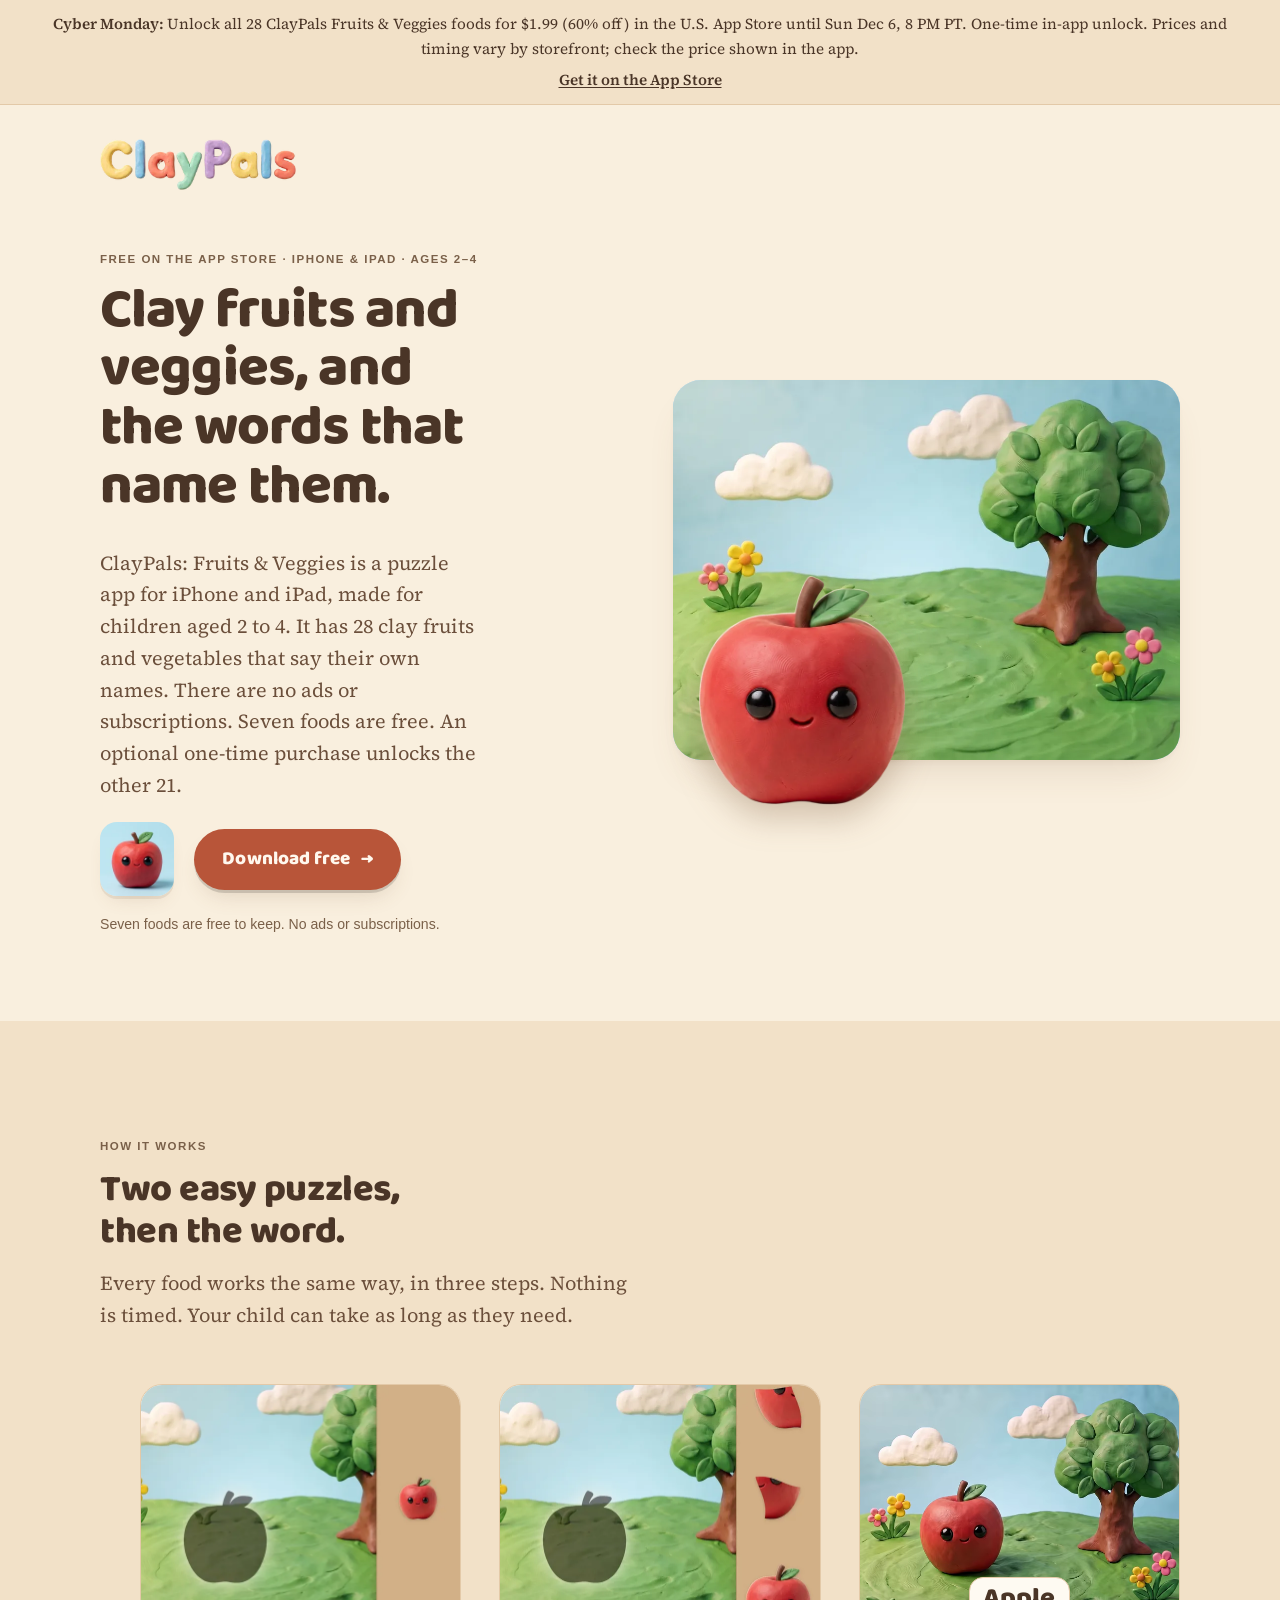
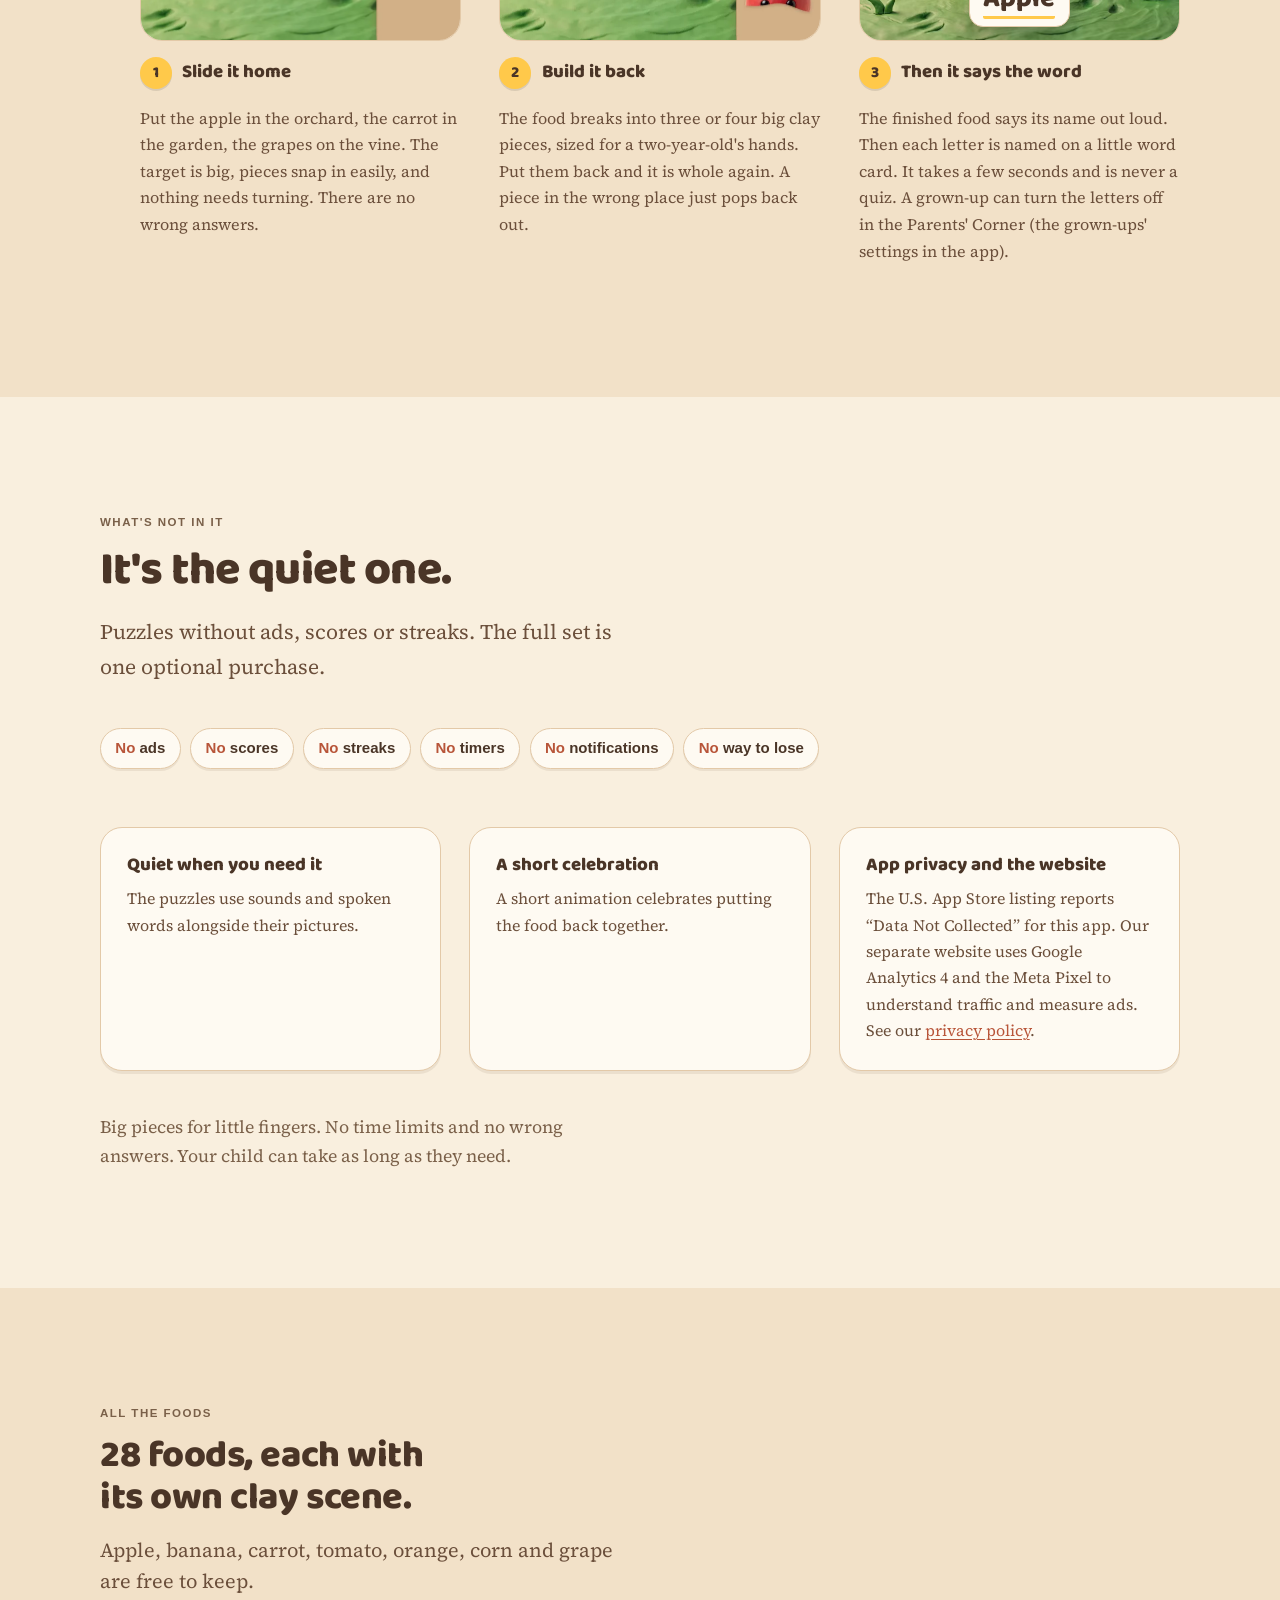
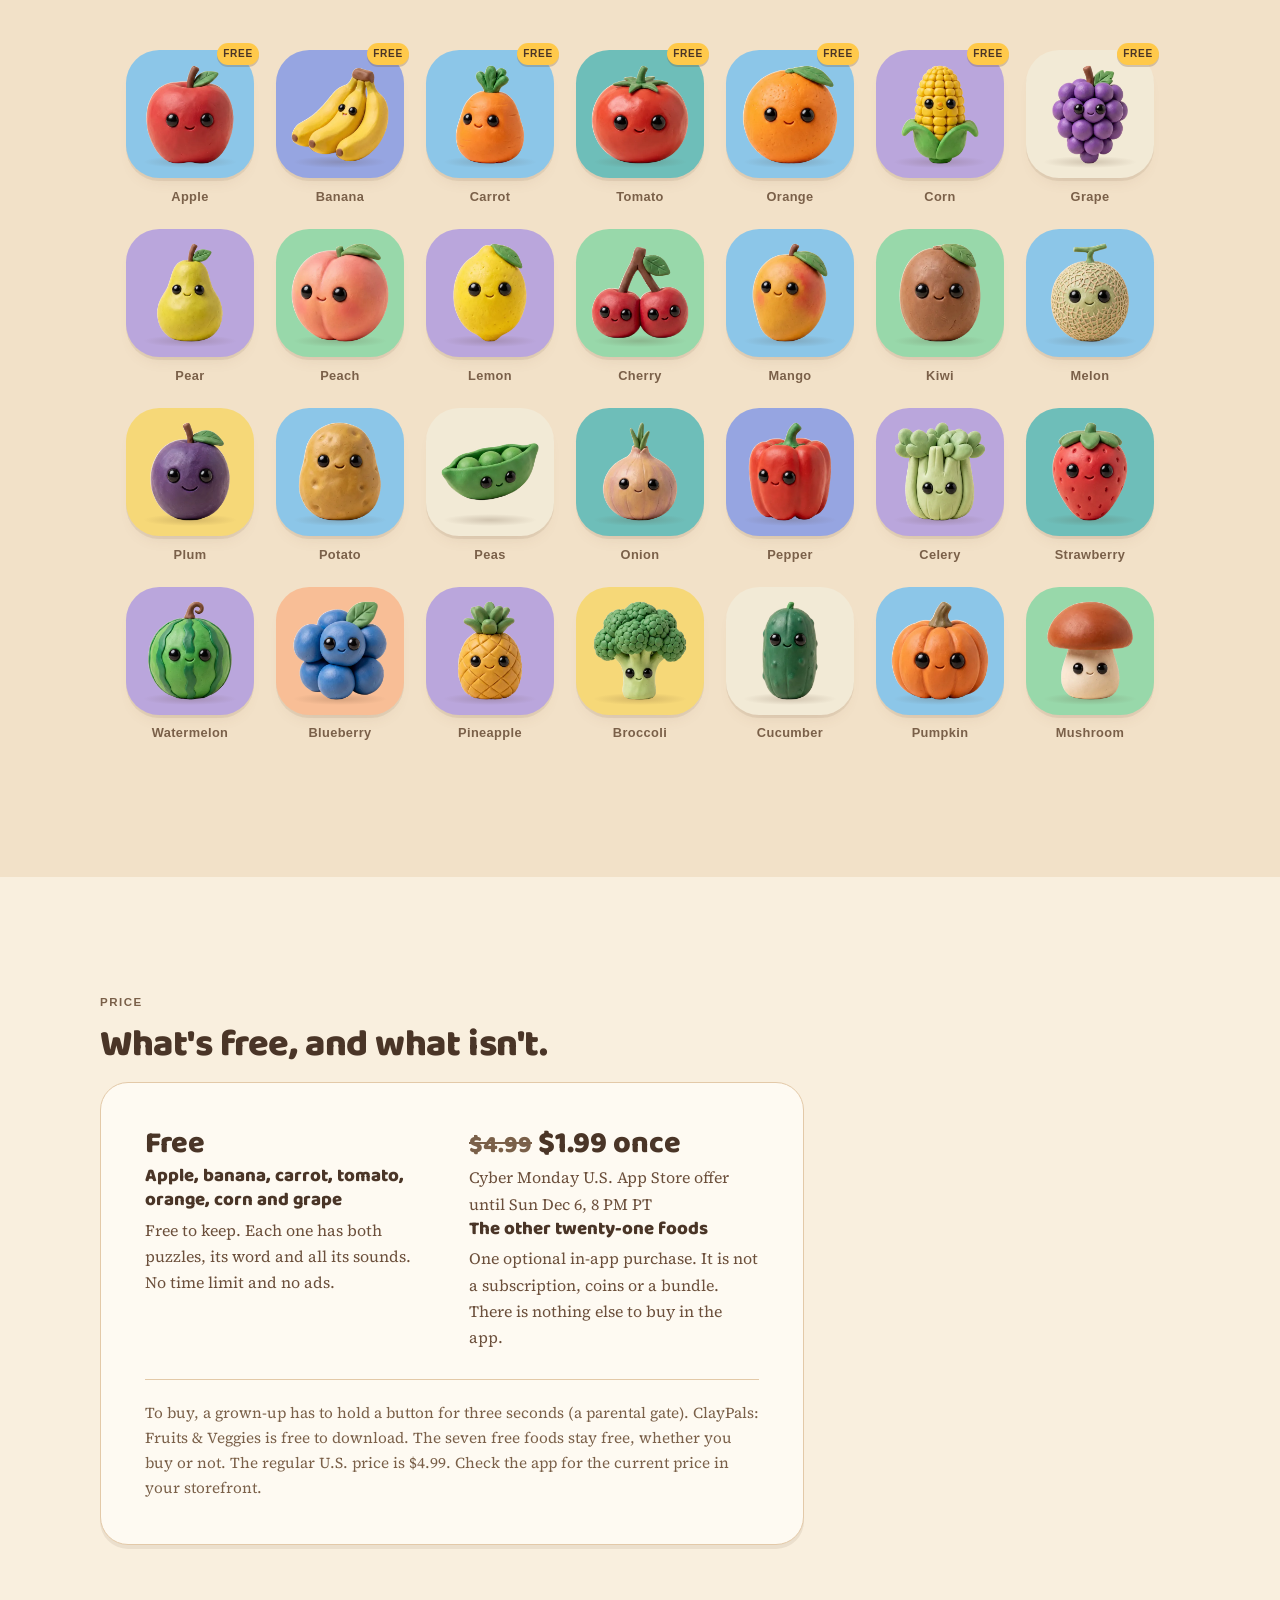
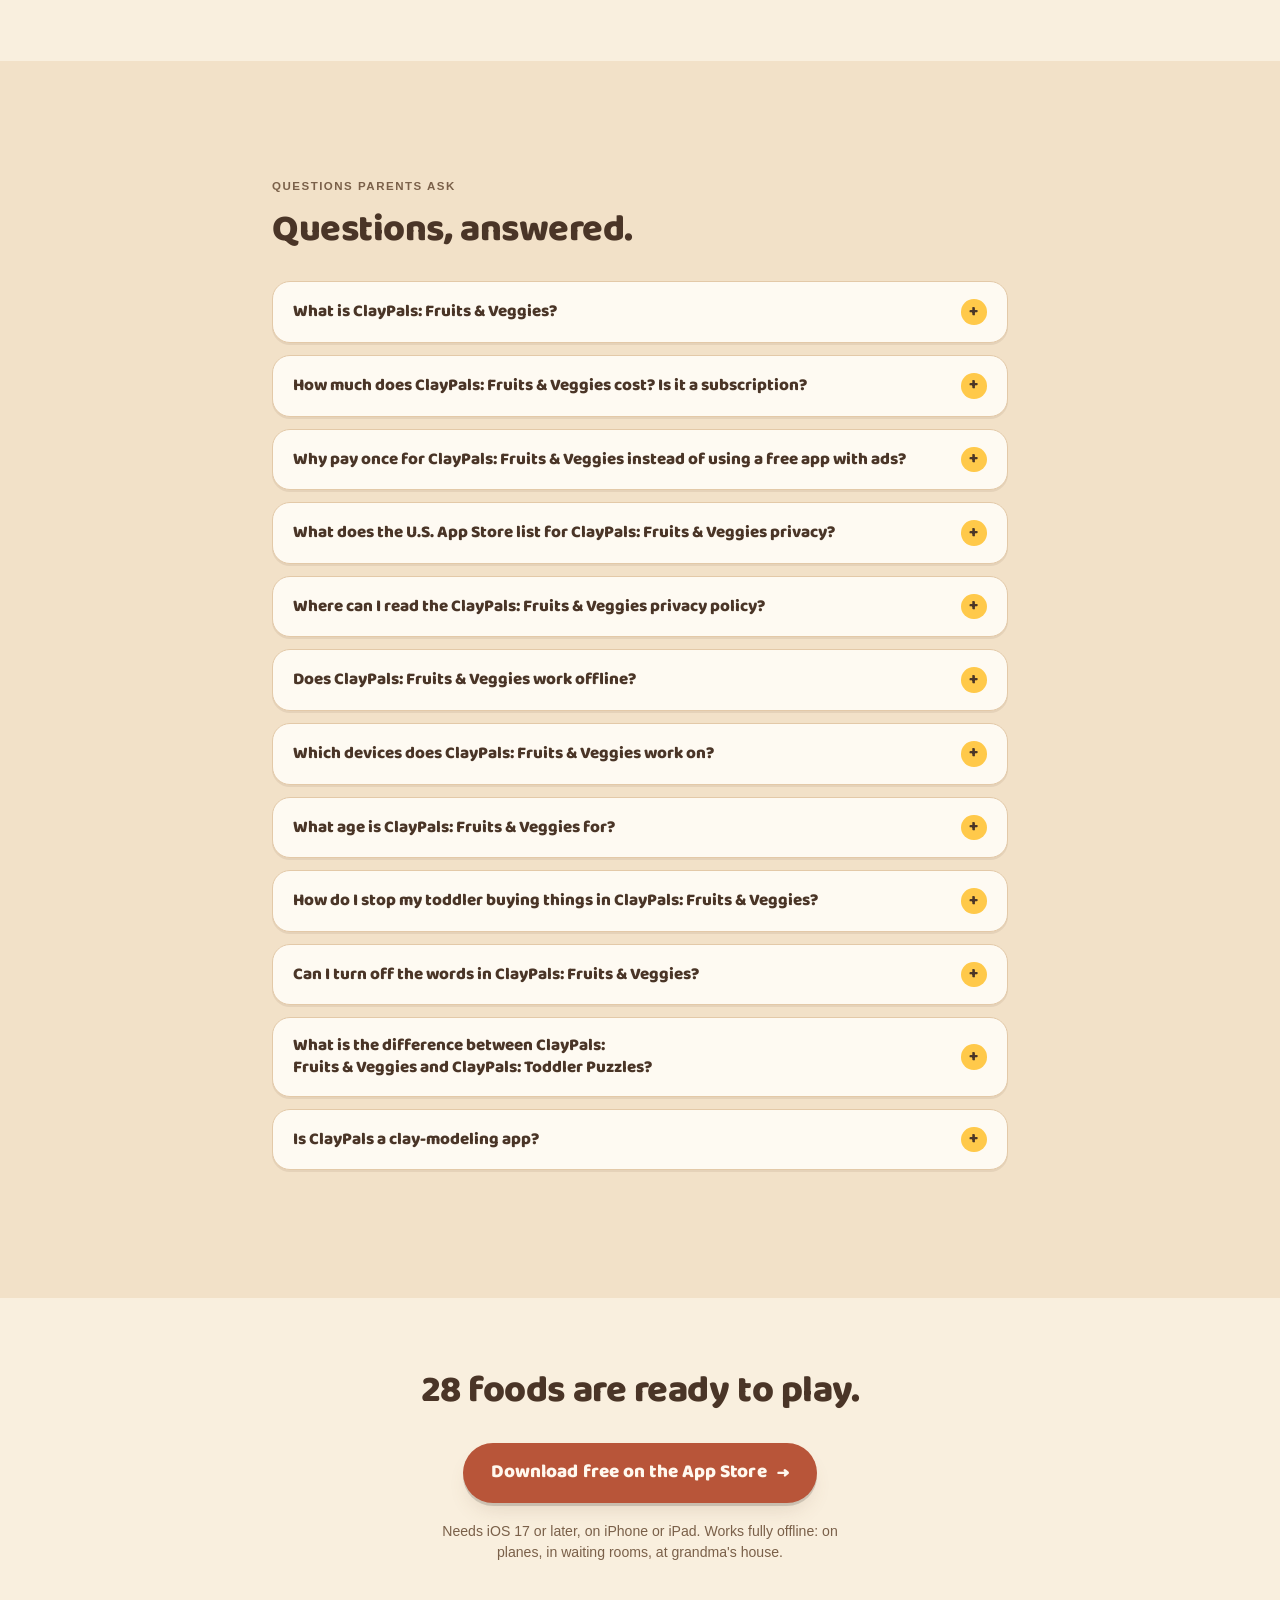
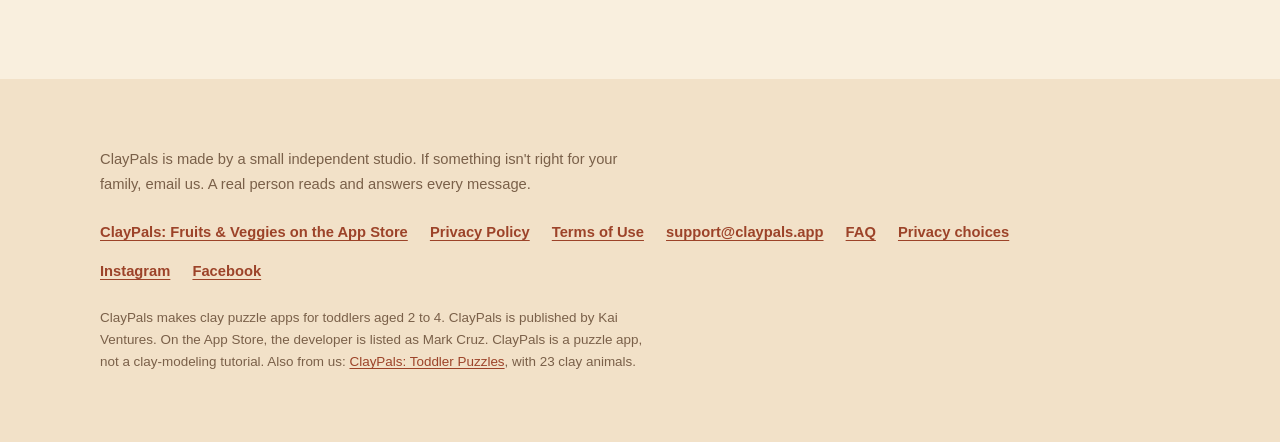
<file: produce/index.html>
<!doctype html>
<html lang="en">
<head>
<!-- Consent layer: Consent Mode v2 defaults, the EEA/UK cookie banner, and the
     consent-gated loaders for GA4 and the Meta Pixel (same IDs as before).
     Synchronous on purpose: it must run before anything can set a cookie. -->
<script src="../assets/js/consent.js"></script>
<script defer src="../assets/js/promo.js"></script>

<meta charset="utf-8">
<meta name="viewport" content="width=device-width, initial-scale=1, viewport-fit=cover">
<title>ClayPals: Fruits &amp; Veggies | Clay puzzle app for ages 2 to 4</title>
<meta name="description" content="ClayPals: Fruits &amp; Veggies for iPhone and iPad, ages 2 to 4. 28 clay foods. Free to download, with an optional one-time unlock. No ads.">
<link rel="canonical" href="https://claypals.app/produce/">

<meta property="og:type" content="website">
<meta property="og:site_name" content="ClayPals">
<meta property="og:title" content="ClayPals: Fruits &amp; Veggies, a clay puzzle app for ages 2 to 4">
<meta property="og:description" content="Clay fruits and vegetables that say their own names. 28 foods, free to download. No ads or subscriptions.">
<meta property="og:url" content="https://claypals.app/produce/">
<meta property="og:image" content="https://claypals.app/assets/img/og-cover-produce.jpg">
<meta property="og:image:width" content="1200">
<meta property="og:image:height" content="630">
<meta property="og:image:alt" content="A red clay apple in a green clay orchard, beside the word ClayPals.">
<meta name="twitter:card" content="summary_large_image">
<meta name="twitter:title" content="ClayPals: Fruits &amp; Veggies, a clay puzzle app for ages 2 to 4">
<meta name="twitter:description" content="Clay fruits and vegetables that say their own names. 28 foods, free to download. No ads or subscriptions.">
<meta name="twitter:image" content="https://claypals.app/assets/img/og-cover-produce.jpg">

<!-- Light is the default everywhere, regardless of the visitor's OS setting: the
     app itself is warm cream and the page should look like the app. No
     `media=(prefers-color-scheme)` variant here on purpose — a second, dark
     theme-color would hand a dark-mode phone a dark browser chrome around a
     light page. Dark stays available as an explicit opt-in via
     :root[data-theme="dark"]. -->
<meta name="theme-color" content="#f9efde">
<meta name="apple-itunes-app" content="app-id=6798962112">
<link rel="icon" href="../assets/icon/produce-favicon-32.png" sizes="32x32">
<link rel="apple-touch-icon" href="../assets/icon/produce-apple-touch-icon.png">

<link rel="preload" href="../assets/fonts/baloo800.woff2" as="font" type="font/woff2" crossorigin>
<link rel="preload" href="../assets/fonts/ss4-400.woff2" as="font" type="font/woff2" crossorigin>

<style>
/* ── Faces ─────────────────────────────────────────────────────────────── */
@font-face{font-family:"Baloo 2";src:url(../assets/fonts/baloo800.woff2) format("woff2");font-weight:800;font-style:normal;font-display:swap}
@font-face{font-family:"Baloo 2";src:url(../assets/fonts/baloo600.woff2) format("woff2");font-weight:600;font-style:normal;font-display:swap}
@font-face{font-family:"Source Serif 4";src:url(../assets/fonts/ss4-400.woff2) format("woff2");font-weight:400;font-style:normal;font-display:swap}
@font-face{font-family:"Source Serif 4";src:url(../assets/fonts/ss4-600.woff2) format("woff2");font-weight:600;font-style:normal;font-display:swap}

/* ── Tokens ────────────────────────────────────────────────────────────── */
:root{

  --bg:#f9efde;
  --bg-sunk:#f2e1c8;
  --surface:#fefaf2;
  --rim:#e3c9a8;
  --ink:#4a3527;
  --ink-body:#6b4f3b;
  --ink-soft:#7a6049;
  --terra:#e07a5e;
  --terra-press:#b85539;
  --btn-bg:#b85539;
  --btn-ink:#fff8ee;
  --sky:#8cc6e8;
  --shelf:#d3b087;
  --shelf-shadow:#7b5b3e;
  --star:#ffc94a;
  --cast:rgba(123,91,62,.20);
  --cast-soft:rgba(123,91,62,.11);

  --measure:34rem;
  --gutter:clamp(20px,5vw,40px);
  --section:clamp(64px,11vw,116px);
  --radius:28px;
}
/* Dark palette — a dim room, not an inversion. Clay keeps its warmth.
   OPT-IN ONLY. The `@media (prefers-color-scheme:dark)` block that used to sit
   here was removed deliberately: a parent on a dark-mode phone was getting a
   dark page for an app that is warm cream. The tokens in :root above are the
   light ones and they are the default for everyone; dark applies only when
   something explicitly stamps data-theme="dark" on <html>. If a dark rule is
   ever added elsewhere in this file it must be scoped the same way — an
   OS-driven media query anywhere leaves a half-dark page. */
:root[data-theme="dark"]{
  --bg:#241c15; --bg-sunk:#1a140e; --surface:#33261c; --rim:#4c3a2b;
  --ink:#f7e9d4; --ink-body:#e2d1bb; --ink-soft:#bda68d;
  --terra:#ea8b70; --terra-press:#f0a289;
  --btn-bg:#e07a5e; --btn-ink:#2a1e15;
  --shelf:#7b5b3e; --shelf-shadow:#120d09;
  --cast:rgba(0,0,0,.42); --cast-soft:rgba(0,0,0,.28);
}
:root[data-theme="light"]{
  --bg:#f9efde; --bg-sunk:#f2e1c8; --surface:#fefaf2; --rim:#e3c9a8;
  --ink:#4a3527; --ink-body:#6b4f3b; --ink-soft:#7a6049;
  --terra:#e07a5e; --terra-press:#b85539;
  --btn-bg:#b85539; --btn-ink:#fff8ee;
  --shelf:#d3b087; --shelf-shadow:#7b5b3e;
  --cast:rgba(123,91,62,.20); --cast-soft:rgba(123,91,62,.11);
}

/* ── Base ──────────────────────────────────────────────────────────────── */
*,*::before,*::after{box-sizing:border-box}
html{-webkit-text-size-adjust:100%}
body{
  margin:0;background:var(--bg);color:var(--ink-body);
  font-family:"Source Serif 4",Georgia,"Times New Roman",serif;
  font-size:17px;line-height:1.66;
  -webkit-font-smoothing:antialiased;
  overflow-x:hidden;
}
img{max-width:100%;height:auto;display:block}
a{color:var(--terra-press);text-underline-offset:.18em;text-decoration-thickness:.08em}
a:hover{color:var(--terra)}
:focus-visible{outline:3px solid var(--terra);outline-offset:3px;border-radius:6px}

h1,h2,h3,.wordmark,.btn{font-family:"Baloo 2",ui-rounded,"Trebuchet MS",system-ui,sans-serif;font-weight:800;color:var(--ink);text-wrap:balance}
h1{font-size:clamp(2.05rem,6.4vw,3.5rem);line-height:1.05;letter-spacing:-.015em;margin:0 0 .55em}
h2{font-size:clamp(1.55rem,4.4vw,2.35rem);line-height:1.12;letter-spacing:-.012em;margin:0 0 .4em}
h3{font-size:1.16rem;line-height:1.28;margin:0 0 .3em}
p{margin:0 0 1.05em}
p:last-child{margin-bottom:0}

.label{
  font-family:ui-sans-serif,-apple-system,BlinkMacSystemFont,"Segoe UI",Roboto,sans-serif;
  font-size:.72rem;font-weight:650;letter-spacing:.13em;text-transform:uppercase;
  color:var(--ink-soft);margin:0 0 1.1em;
}
.lead{font-size:clamp(1.06rem,2.1vw,1.24rem);line-height:1.6;color:var(--ink-body)}

.wrap{width:min(1080px,100% - var(--gutter)*2);margin-inline:auto}
.prose{max-width:var(--measure)}
section{padding-block:var(--section)}

/* ── Buttons ───────────────────────────────────────────────────────────── */
.btn{
  display:inline-flex;align-items:center;gap:.55em;
  background:var(--btn-bg);color:var(--btn-ink);
  font-size:1.18rem;font-weight:800;letter-spacing:.005em;
  padding:.78em 1.5em;border-radius:999px;text-decoration:none;
  box-shadow:0 3px 0 rgba(0,0,0,.14), 0 12px 22px -8px var(--cast);
  transition:transform .16s cubic-bezier(.2,.9,.3,1.4), box-shadow .16s ease, background-color .16s ease;
}
.btn:hover{color:var(--btn-ink);transform:translateY(-2px);box-shadow:0 5px 0 rgba(0,0,0,.14),0 18px 28px -10px var(--cast)}
.btn:active{transform:translateY(2px);box-shadow:0 1px 0 rgba(0,0,0,.14),0 6px 14px -8px var(--cast)}
.btn .arrow{font-size:.9em;transform:translateY(.04em)}
.btn-note{
  font-family:ui-sans-serif,-apple-system,BlinkMacSystemFont,"Segoe UI",Roboto,sans-serif;
  font-size:.88rem;line-height:1.5;color:var(--ink-soft);margin:1.05em 0 0;max-width:26rem;
}

/* ── Header ────────────────────────────────────────────────────────────── */
.masthead{padding-top:clamp(22px,4vw,34px)}
.wordmark{display:inline-block;text-decoration:none}
.wordmark img{width:clamp(148px,22vw,196px);height:auto}

/* App icon beside the CTA, so the page and the store listing read as one
   product. Corner radius matches how iOS renders a home-screen icon. */
.cta-row{display:flex;align-items:center;gap:clamp(14px,2.5vw,20px);flex-wrap:wrap;margin:0 0 1.05em}
.appicon{
  width:74px;height:74px;flex:none;border-radius:23%;
  box-shadow:0 3px 0 var(--cast-soft),0 10px 20px -10px var(--cast);
}

/* ── Hero ──────────────────────────────────────────────────────────────── */
.hero{padding-top:clamp(30px,6vw,52px);padding-bottom:clamp(48px,8vw,86px)}
.hero-grid{display:grid;gap:clamp(38px,6vw,54px);align-items:center}
@media (min-width:900px){.hero-grid{grid-template-columns:1.02fr 1fr;gap:56px}}
.hero h1{text-wrap:pretty}
.hero .lead{max-width:38ch}
@media (min-width:900px){.hero h1{max-width:15ch;text-wrap:balance}}

/* The diorama: the scene as a photographed plate, the pal standing in it. */
.diorama{position:relative;isolation:isolate;padding-bottom:clamp(26px,5vw,44px)}
.plate{
  position:relative;border-radius:var(--radius);overflow:hidden;
  background:var(--sky);aspect-ratio:4/3;
  box-shadow:0 2px 0 rgba(255,255,255,.5) inset, 0 22px 40px -18px var(--cast), 0 3px 10px -4px var(--cast-soft);
}
.plate img{width:100%;height:100%;object-fit:cover}
.pal{
  position:absolute;left:5%;bottom:0;width:41%;z-index:2;
  filter:drop-shadow(0 14px 16px rgba(123,91,62,.32));
  transform-origin:50% 100%;
}
.pal-shadow{
  position:absolute;left:9%;bottom:calc(clamp(26px,5vw,44px) - 6px);width:40%;height:22px;
  background:radial-gradient(ellipse at center,var(--cast) 0%,rgba(123,91,62,0) 70%);
  z-index:1;
}
:root[data-theme="dark"] .pal-shadow{background:radial-gradient(ellipse at center,rgba(0,0,0,.5) 0%,rgba(0,0,0,0) 70%)}

/* ── Steps ─────────────────────────────────────────────────────────────── */
.band{background:var(--bg-sunk)}
.steps{display:grid;gap:clamp(30px,5vw,44px);margin-top:clamp(34px,5vw,52px)}
@media (min-width:820px){.steps{grid-template-columns:repeat(3,1fr);gap:38px}}
.step{display:grid;gap:1rem;align-content:start}
.step-art{
  position:relative;border-radius:22px;background:var(--surface);
  border:1px solid var(--rim);aspect-ratio:5/4;overflow:hidden;
  display:grid;place-items:center;
}
/* Absolute so the percentage box is definite — a grid row auto-sizes, and a
   percentage height against it silently falls back to auto and overflows. */
.step-art img{position:absolute;inset:0;width:100%;height:100%}
.step-art.bleed img{object-fit:cover}          /* scene composite, pre-cropped 5:4 */
.step-art.inset img{object-fit:contain;padding:18px}   /* cutout, with air around it */
/* Moving panels ride in exactly the same box as the stills — same 5:4 card,
   same 22px radius, same 1px rim, clipped by the card's own overflow:hidden —
   so the three cards still read as one set. Both clips are authored 5:4, so
   `cover` crops nothing; it is here to guarantee the fill if a re-encode ever
   drifts. Absolute for the same reason the images are: a percentage height
   against an auto-sized grid row silently falls back to auto and overflows. */
.step-art video{position:absolute;inset:0;width:100%;height:100%;object-fit:cover;background:var(--bg-sunk)}
.step-art--slide,.step-art--build{background:var(--shelf)}
.step-art--word{background:var(--bg)}
.step-num{
  display:inline-grid;place-items:center;width:2rem;height:2rem;flex:none;
  background:var(--star);color:#4a3527;border-radius:50%;
  font-family:"Baloo 2",ui-rounded,system-ui,sans-serif;font-weight:800;font-size:.98rem;
  box-shadow:0 2px 0 rgba(0,0,0,.10);
}
.step-head{display:flex;align-items:center;gap:.65rem}
.step-head h3{margin:0}
.step p{font-size:1rem;color:var(--ink-body)}


.wordcard{
  background:var(--surface);border:1px solid var(--rim);border-radius:14px;
  padding:.28em .8em .42em;
}
.step-art--word .wordcard{
  position:relative;z-index:1;align-self:end;margin-bottom:4%;
  box-shadow:0 3px 0 var(--cast-soft), 0 10px 24px rgba(0,0,0,.24);
}
.wordcard span{
  display:block;font-family:"Baloo 2",ui-rounded,system-ui,sans-serif;font-weight:800;
  font-size:clamp(1.35rem,2.6vw,1.7rem);line-height:1.15;color:var(--ink);
  border-bottom:3px solid var(--star);border-radius:2px;padding-bottom:.06em;
}

/* ── Quiet section ─────────────────────────────────────────────────────── */
.quiet-statement{font-size:clamp(1.9rem,5.6vw,2.9rem)}
.quiet-sub{font-size:clamp(1.08rem,2.4vw,1.3rem);max-width:32rem;color:var(--ink-body)}
.chips{display:flex;flex-wrap:wrap;gap:.6rem;margin:clamp(30px,5vw,44px) 0 0;padding:0;list-style:none}
.chips li{
  font-family:ui-sans-serif,-apple-system,BlinkMacSystemFont,"Segoe UI",Roboto,sans-serif;
  font-size:.94rem;font-weight:600;color:var(--ink);
  background:var(--surface);border:1px solid var(--rim);
  padding:.46em .95em;border-radius:999px;
  box-shadow:0 2px 0 var(--cast-soft);
}
.chips li b{font-weight:800;color:var(--terra-press)}

.proofs{display:grid;gap:clamp(22px,3.5vw,28px);margin-top:clamp(38px,6vw,58px)}
@media (min-width:760px){.proofs{grid-template-columns:repeat(3,1fr)}}
.proof{
  background:var(--surface);border:1px solid var(--rim);border-radius:22px;
  padding:clamp(20px,3vw,26px);box-shadow:0 3px 0 var(--cast-soft);
}
.proof h3{margin-bottom:.45em}
.proof p{font-size:.99rem;margin:0}
.pace{margin-top:clamp(30px,4vw,42px);font-size:1.1rem;color:var(--ink-soft);max-width:30rem}

/* ── Shelf of foods ─────────────────────────────────────────────────────── */
.shelf{display:flex;flex-wrap:wrap;justify-content:center;gap:clamp(14px,2.4vw,22px);margin-top:clamp(36px,5vw,52px);padding:0;list-style:none}
.shelf li{flex:0 1 100px;max-width:150px;text-align:center}  /* 3 across at 390px */
@media (min-width:560px){.shelf li{flex-basis:132px}}
/* 128px lands 7 per row at full width, so 28 breaks 7·7·7·7 rather than 8·8·8·4. */
@media (min-width:900px){.shelf li{flex-basis:128px}}
.tile{
  position:relative;aspect-ratio:1;border-radius:26%;
  display:grid;place-items:center;padding:9%;
  box-shadow:0 3px 0 var(--cast-soft),0 10px 18px -12px var(--cast);
}
.tile::after{
  content:"";position:absolute;inset:auto 14% 8% 14%;height:9%;border-radius:50%;
  background:radial-gradient(ellipse at center,rgba(90,62,40,.22) 0%,rgba(90,62,40,0) 72%);
}
.tile img{position:relative;z-index:1;width:100%}
.tile .free{
  position:absolute;z-index:2;top:-7px;right:-5px;
  font-family:ui-sans-serif,-apple-system,BlinkMacSystemFont,"Segoe UI",Roboto,sans-serif;
  font-size:.63rem;font-weight:800;letter-spacing:.07em;text-transform:uppercase;
  background:var(--star);color:#4a3527;padding:.28em .6em;border-radius:999px;
  box-shadow:0 2px 0 rgba(123,91,62,.28);
}
.shelf .name{
  display:block;margin-top:.6em;
  font-family:ui-sans-serif,-apple-system,BlinkMacSystemFont,"Segoe UI",Roboto,sans-serif;
  font-size:.8rem;font-weight:600;letter-spacing:.03em;color:var(--ink-soft);
}

/* ── Price ─────────────────────────────────────────────────────────────── */
.price-card{
  background:var(--surface);border:1px solid var(--rim);border-radius:var(--radius);
  padding:clamp(26px,5vw,44px);box-shadow:0 4px 0 var(--cast-soft);
  max-width:44rem;
}
.price-split{display:grid;gap:clamp(20px,3vw,30px);margin:0 0 1.6em;padding:0;list-style:none}
@media (min-width:640px){.price-split{grid-template-columns:1fr 1fr;gap:34px}}
.price-split h3{margin-bottom:.25em}
.price-split .amount{
  font-family:"Baloo 2",ui-rounded,system-ui,sans-serif;font-weight:800;
  font-size:1.9rem;color:var(--ink);line-height:1.1;display:block;margin-bottom:.18em;
}
.price-split p{font-size:.99rem;margin:0}
.fineprint{font-size:.95rem;color:var(--ink-soft);border-top:1px solid var(--rim);padding-top:1.3em;margin-top:0}

/* ── Closing + footer ──────────────────────────────────────────────────── */
.closing{text-align:center;padding-top:clamp(38px,6vw,72px)}
.closing .btn{margin-top:.8em}
.closing .btn-note{margin-inline:auto}
footer{
  background:var(--bg-sunk);padding-block:clamp(44px,7vw,68px);
  font-family:ui-sans-serif,-apple-system,BlinkMacSystemFont,"Segoe UI",Roboto,sans-serif;
  font-size:.92rem;color:var(--ink-soft);
}
footer p{max-width:34rem}
.footlinks{display:flex;flex-wrap:wrap;gap:.5em 1.5em;margin:1.6em 0 1.6em;padding:0;list-style:none}
.footlinks a{font-weight:600}
/* "Privacy choices" reopens the cookie banner; it is a button, styled as one of the links. */
.linkbtn{font:inherit;font-weight:600;color:var(--terra-press);background:none;border:0;padding:0;cursor:pointer;
  text-decoration:underline;text-underline-offset:.18em;text-decoration-thickness:.08em}
.linkbtn:hover{color:var(--terra)}
.colophon{font-size:.84rem;color:var(--ink-soft)}

/* ── Motion ────────────────────────────────────────────────────────────── */
.js .reveal{opacity:0;transform:translateY(16px)}
.js .reveal.in{opacity:1;transform:none;transition:opacity .6s ease,transform .6s cubic-bezier(.22,.8,.3,1)}
.js .shelf li{opacity:0;transform:translateY(12px) scale(.96)}
.js .shelf li.in{opacity:1;transform:none;transition:opacity .5s ease,transform .5s cubic-bezier(.22,.9,.3,1.15);transition-delay:calc(var(--i) * 26ms)}
.shelf li .tile{transition:transform .22s cubic-bezier(.2,.9,.3,1.5)}
.shelf li:hover .tile{transform:translateY(-5px) rotate(-1.4deg)}

/* One orchestrated arrival: the plate settles, then the pal drops into it. */
.js .plate{animation:plate-in .7s cubic-bezier(.22,.8,.3,1) both}
.js .pal{animation:pal-drop .78s cubic-bezier(.3,.7,.4,1) .34s both}
.js .pal-shadow{animation:shadow-in .5s ease .82s both}
@keyframes plate-in{from{opacity:0;transform:translateY(18px) scale(.985)}to{opacity:1;transform:none}}
@keyframes pal-drop{
  0%{opacity:0;transform:translateY(-38%) scaleY(1.06) scaleX(.96)}
  55%{opacity:1}
  72%{transform:translateY(0) scaleY(.90) scaleX(1.07)}
  86%{transform:translateY(0) scaleY(1.04) scaleX(.98)}
  100%{opacity:1;transform:translateY(0) scale(1)}
}
@keyframes shadow-in{from{opacity:0}to{opacity:1}}

@media (prefers-reduced-motion:reduce){
  *,*::before,*::after{animation-duration:.001ms !important;animation-delay:0ms !important;transition-duration:.001ms !important}
  .js .reveal,.js .shelf li{opacity:1;transform:none}
  /* Looping video is motion too, and this is a page about a calm product. The
     poster takes the video's place — same frame, same box, so the card is not
     visibly emptier, it just stops moving. The inline script after the steps
     is what stops the file being DOWNLOADED; this rule is what stops it being
     SEEN, and it holds with JavaScript off. */
  .step-art video{display:none}
  .step-art--word{background:url(../assets/img/word-apple-poster.webp) center/cover no-repeat}
}
</style>
<link rel="stylesheet" href="../aeo.css">
</head>
<body>
<script>document.documentElement.classList.add("js");</script>

<header class="masthead">
  <div class="wrap">
    <a class="wordmark" href="./">
      <img src="../assets/img/wordmark-320.webp"
           srcset="../assets/img/wordmark-320.webp 320w, ../assets/img/wordmark-560.webp 560w"
           sizes="(min-width:900px) 196px, 22vw"
           width="320" height="83" alt="ClayPals" fetchpriority="high" decoding="async">
    </a>
  </div>
</header>

<main>
  <!-- ── Hero ──────────────────────────────────────────────────────────── -->
  <section class="hero">
    <div class="wrap hero-grid">
      <div>
        <p class="label">Free on the App&nbsp;Store · iPhone &amp; iPad · Ages&nbsp;2–4</p>
        <h1>Clay fruits and veggies, and the words that name them.</h1>
        <p class="lead">ClayPals: Fruits &amp; Veggies is a puzzle app for iPhone and iPad, made for children aged 2&nbsp;to&nbsp;4. It has 28 clay fruits and vegetables that say their own names. There are no ads or subscriptions. Seven foods are free. An optional one-time purchase unlocks the other 21.</p>
        <div class="cta-row">
          <img class="appicon" src="../assets/icon/produce-icon-160.webp" width="160" height="160"
               decoding="async" alt="The ClayPals: Fruits &amp; Veggies app icon: a red clay apple on a sky-blue ground.">
          <a class="btn" data-cta="hero" href="https://apps.apple.com/us/app/claypals-fruits-veggies/id6798962112">
            Download free <span class="arrow" aria-hidden="true">→</span></a>
        </div>
        <p class="btn-note">Seven foods are free to keep. No ads or subscriptions.</p>
      </div>

      <div class="diorama">
        <div class="plate">
          <img src="../assets/img/hero-scene-apple-960.webp"
               srcset="../assets/img/hero-scene-apple-960.webp 960w, ../assets/img/hero-scene-apple-1440.webp 1440w"
               sizes="(min-width:900px) 46vw, 92vw"
               width="960" height="717" fetchpriority="high" decoding="async"
               alt="A clay orchard scene: green modeling-clay grass, a leafy apple tree, little yellow and pink flowers and soft white clouds.">
        </div>
        <div class="pal-shadow" aria-hidden="true"></div>
        <img class="pal" src="../assets/img/hero-apple-440.webp"
             srcset="../assets/img/hero-apple-440.webp 440w, ../assets/img/hero-apple-640.webp 640w"
             sizes="(min-width:900px) 22vw, 44vw"
             width="440" height="487" decoding="async"
             alt="A smiling red clay apple, ready to be dropped into the scene.">
      </div>
    </div>
  </section>

  <!-- ── How it plays ──────────────────────────────────────────────────── -->
  <section class="band">
    <div class="wrap">
      <div class="prose reveal">
        <p class="label">How it works</p>
        <h2>Two easy puzzles, then the word.</h2>
        <p class="lead">Every food works the same way, in three steps.
          Nothing is timed. Your child can take as long as they need.</p>
      </div>

      <ol class="steps">
        <li class="step reveal">
          <div class="step-art bleed">
            <img src="../assets/img/slide-apple-poster.webp" width="640" height="512"
                 loading="lazy" decoding="async"
                 alt="The clay orchard with the apple's dark outline waiting on the grass, and the whole clay apple on the shelf beside it, ready to be slid home.">
          </div>
          <div class="step-head"><span class="step-num" aria-hidden="true">1</span><h3>Slide it home</h3></div>
          <p>Put the apple in the orchard, the carrot in the garden, the grapes on the vine. The target is big, pieces snap in easily, and nothing needs turning. There are no wrong answers.</p>
        </li>
        <li class="step reveal">
          <div class="step-art bleed">
            <img src="../assets/img/build-apple-poster.webp" width="640" height="512"
                 loading="lazy" decoding="async"
                 alt="The apple's outline on the orchard grass, with its three big clay pieces waiting on the shelf to be pressed back into place.">
          </div>
          <div class="step-head"><span class="step-num" aria-hidden="true">2</span><h3>Build it back</h3></div>
          <p>The food breaks into three or four big clay pieces, sized for a two-year-old's hands. Put them back and it is whole again. A piece in the wrong place just pops back out.</p>
        </li>
        <li class="step reveal">
          <div class="step-art step-art--word">
            <video width="640" height="512" autoplay muted loop playsinline preload="metadata"
                   poster="../assets/img/word-apple-poster.webp"
                   aria-label="The finished clay apple in its sunny orchard after its name is read out.">
              <source src="../assets/video/word-apple.webm" type="video/webm">
              <source src="../assets/video/word-apple.mp4" type="video/mp4">
            </video>
            <div class="wordcard" aria-hidden="true"><span>Apple</span></div>
          </div>
          <div class="step-head"><span class="step-num" aria-hidden="true">3</span><h3>Then it says the word</h3></div>
          <p>The finished food says its name out loud. Then each letter is named on a little word card. It takes a few seconds and is never a quiz. A grown-up can turn the letters off in the Parents' Corner (the grown-ups' settings in the app).</p>
        </li>
      </ol>
      <script>
      /* prefers-reduced-motion, the download half. The media query above hides
         the panel video, but `autoplay` has already told the browser to go
         and fetch them — hiding an element does not cancel that. Removing the
         <source> children and calling load() aborts the selection before the
         response lands, so a visitor who has asked for less motion also pays
         none of the bytes for it.
         This runs inline, immediately after the elements it edits, rather than
         from the script at the end of the body: by then the fetch is already in
         flight. Guarded on matchMedia so an old browser simply keeps playing. */
      (function () {
        if (!window.matchMedia || !matchMedia("(prefers-reduced-motion: reduce)").matches) return;
        var vids = document.querySelectorAll(".steps video");
        for (var i = 0; i < vids.length; i++) {
          var v = vids[i];
          v.removeAttribute("autoplay");
          while (v.firstElementChild) v.removeChild(v.firstElementChild);
          v.pause();
          v.load();
        }
      })();
      </script>
    </div>
  </section>

  <!-- ── The quiet one ─────────────────────────────────────────────────── -->
  <section>
    <div class="wrap">
      <div class="prose reveal">
        <p class="label">What's not in it</p>
        <h2 class="quiet-statement">It's the quiet one.</h2>
        <p class="quiet-sub">Puzzles without ads, scores or streaks. The full set is one optional purchase.</p>
      </div>

      <ul class="chips reveal">
        <li><b>No</b> ads</li>
        <li><b>No</b> scores</li>
        <li><b>No</b> streaks</li>
        <li><b>No</b> timers</li>
        <li><b>No</b> notifications</li>
        <li><b>No</b> way to lose</li>
      </ul>

      <div class="proofs">
        <div class="proof reveal">
          <h3>Quiet when you need it</h3>
          <p>The puzzles use sounds and spoken words alongside their pictures.</p>
        </div>
        <div class="proof reveal">
          <h3>A short celebration</h3>
          <p>A short animation celebrates putting the food back together.</p>
        </div>
        <div class="proof reveal">
          <h3>App privacy and the website</h3>
          <p>The U.S. App Store listing reports “Data Not Collected” for this app. Our separate website uses Google Analytics 4 and the Meta Pixel to understand traffic and measure ads. See our <a href="privacy.html">privacy policy</a>.</p>
        </div>
      </div>

      <p class="pace reveal">Big pieces for little fingers. No time limits and no wrong answers. Your child can take as long as they need.</p>
    </div>
  </section>

  <!-- ── The 28 ────────────────────────────────────────────────────────── -->
  <section class="band">
    <div class="wrap">
      <div class="prose reveal">
        <p class="label">All the foods</p>
        <h2>28 foods, each with its own clay scene.</h2>
        <p class="lead">Apple, banana, carrot, tomato, orange, corn and grape are free&nbsp;to&nbsp;keep.</p>
      </div>
      <ul class="shelf" id="shelf">
        <li style="--i:0">
          <div class="tile" style="background:rgb(140,198,232)">
            <span class="free">Free</span>
            <img src="../assets/img/produce/apple.webp" width="400" height="400"
                 loading="lazy" decoding="async" alt="A clay apple.">
          </div>
          <span class="name">Apple</span>
        </li>
        <li style="--i:1">
          <div class="tile" style="background:rgb(150,165,225)">
            <span class="free">Free</span>
            <img src="../assets/img/produce/banana.webp" width="400" height="400"
                 loading="lazy" decoding="async" alt="A clay banana.">
          </div>
          <span class="name">Banana</span>
        </li>
        <li style="--i:2">
          <div class="tile" style="background:rgb(140,198,232)">
            <span class="free">Free</span>
            <img src="../assets/img/produce/carrot.webp" width="400" height="400"
                 loading="lazy" decoding="async" alt="A clay carrot.">
          </div>
          <span class="name">Carrot</span>
        </li>
        <li style="--i:3">
          <div class="tile" style="background:rgb(110,190,185)">
            <span class="free">Free</span>
            <img src="../assets/img/produce/tomato.webp" width="400" height="400"
                 loading="lazy" decoding="async" alt="A clay tomato.">
          </div>
          <span class="name">Tomato</span>
        </li>
        <li style="--i:4">
          <div class="tile" style="background:rgb(140,198,232)">
            <span class="free">Free</span>
            <img src="../assets/img/produce/orange.webp" width="400" height="400"
                 loading="lazy" decoding="async" alt="A clay orange.">
          </div>
          <span class="name">Orange</span>
        </li>
        <li style="--i:5">
          <div class="tile" style="background:rgb(186,166,220)">
            <span class="free">Free</span>
            <img src="../assets/img/produce/corn.webp" width="400" height="400"
                 loading="lazy" decoding="async" alt="Clay corn.">
          </div>
          <span class="name">Corn</span>
        </li>
        <li style="--i:6">
          <div class="tile" style="background:rgb(242,234,214)">
            <span class="free">Free</span>
            <img src="../assets/img/produce/grape.webp" width="400" height="400"
                 loading="lazy" decoding="async" alt="Clay grapes.">
          </div>
          <span class="name">Grape</span>
        </li>
        <li style="--i:7">
          <div class="tile" style="background:rgb(186,166,220)">
            <img src="../assets/img/produce/pear.webp" width="400" height="400"
                 loading="lazy" decoding="async" alt="A clay pear.">
          </div>
          <span class="name">Pear</span>
        </li>
        <li style="--i:8">
          <div class="tile" style="background:rgb(152,216,170)">
            <img src="../assets/img/produce/peach.webp" width="400" height="400"
                 loading="lazy" decoding="async" alt="A clay peach.">
          </div>
          <span class="name">Peach</span>
        </li>
        <li style="--i:9">
          <div class="tile" style="background:rgb(186,166,220)">
            <img src="../assets/img/produce/lemon.webp" width="400" height="400"
                 loading="lazy" decoding="async" alt="A clay lemon.">
          </div>
          <span class="name">Lemon</span>
        </li>
        <li style="--i:10">
          <div class="tile" style="background:rgb(152,216,170)">
            <img src="../assets/img/produce/cherry.webp" width="400" height="400"
                 loading="lazy" decoding="async" alt="A clay cherry.">
          </div>
          <span class="name">Cherry</span>
        </li>
        <li style="--i:11">
          <div class="tile" style="background:rgb(140,198,232)">
            <img src="../assets/img/produce/mango.webp" width="400" height="400"
                 loading="lazy" decoding="async" alt="A clay mango.">
          </div>
          <span class="name">Mango</span>
        </li>
        <li style="--i:12">
          <div class="tile" style="background:rgb(152,216,170)">
            <img src="../assets/img/produce/kiwi.webp" width="400" height="400"
                 loading="lazy" decoding="async" alt="A clay kiwi.">
          </div>
          <span class="name">Kiwi</span>
        </li>
        <li style="--i:13">
          <div class="tile" style="background:rgb(140,198,232)">
            <img src="../assets/img/produce/melon.webp" width="400" height="400"
                 loading="lazy" decoding="async" alt="A clay melon.">
          </div>
          <span class="name">Melon</span>
        </li>
        <li style="--i:14">
          <div class="tile" style="background:rgb(246,216,120)">
            <img src="../assets/img/produce/plum.webp" width="400" height="400"
                 loading="lazy" decoding="async" alt="A clay plum.">
          </div>
          <span class="name">Plum</span>
        </li>
        <li style="--i:15">
          <div class="tile" style="background:rgb(140,198,232)">
            <img src="../assets/img/produce/potato.webp" width="400" height="400"
                 loading="lazy" decoding="async" alt="A clay potato.">
          </div>
          <span class="name">Potato</span>
        </li>
        <li style="--i:16">
          <div class="tile" style="background:rgb(242,234,214)">
            <img src="../assets/img/produce/peas.webp" width="400" height="400"
                 loading="lazy" decoding="async" alt="Clay peas.">
          </div>
          <span class="name">Peas</span>
        </li>
        <li style="--i:17">
          <div class="tile" style="background:rgb(110,190,185)">
            <img src="../assets/img/produce/onion.webp" width="400" height="400"
                 loading="lazy" decoding="async" alt="A clay onion.">
          </div>
          <span class="name">Onion</span>
        </li>
        <li style="--i:18">
          <div class="tile" style="background:rgb(150,165,225)">
            <img src="../assets/img/produce/pepper.webp" width="400" height="400"
                 loading="lazy" decoding="async" alt="A clay pepper.">
          </div>
          <span class="name">Pepper</span>
        </li>
        <li style="--i:19">
          <div class="tile" style="background:rgb(186,166,220)">
            <img src="../assets/img/produce/celery.webp" width="400" height="400"
                 loading="lazy" decoding="async" alt="Clay celery.">
          </div>
          <span class="name">Celery</span>
        </li>
        <li style="--i:20">
          <div class="tile" style="background:rgb(110,190,185)">
            <img src="../assets/img/produce/strawberry.webp" width="400" height="400"
                 loading="lazy" decoding="async" alt="A clay strawberry.">
          </div>
          <span class="name">Strawberry</span>
        </li>
        <li style="--i:21">
          <div class="tile" style="background:rgb(186,166,220)">
            <img src="../assets/img/produce/watermelon.webp" width="400" height="400"
                 loading="lazy" decoding="async" alt="A clay watermelon.">
          </div>
          <span class="name">Watermelon</span>
        </li>
        <li style="--i:22">
          <div class="tile" style="background:rgb(248,190,150)">
            <img src="../assets/img/produce/blueberry.webp" width="400" height="400"
                 loading="lazy" decoding="async" alt="A clay blueberry.">
          </div>
          <span class="name">Blueberry</span>
        </li>
        <li style="--i:23">
          <div class="tile" style="background:rgb(186,166,220)">
            <img src="../assets/img/produce/pineapple.webp" width="400" height="400"
                 loading="lazy" decoding="async" alt="A clay pineapple.">
          </div>
          <span class="name">Pineapple</span>
        </li>
        <li style="--i:24">
          <div class="tile" style="background:rgb(246,216,120)">
            <img src="../assets/img/produce/broccoli.webp" width="400" height="400"
                 loading="lazy" decoding="async" alt="Clay broccoli.">
          </div>
          <span class="name">Broccoli</span>
        </li>
        <li style="--i:25">
          <div class="tile" style="background:rgb(242,234,214)">
            <img src="../assets/img/produce/cucumber.webp" width="400" height="400"
                 loading="lazy" decoding="async" alt="A clay cucumber.">
          </div>
          <span class="name">Cucumber</span>
        </li>
        <li style="--i:26">
          <div class="tile" style="background:rgb(140,198,232)">
            <img src="../assets/img/produce/pumpkin.webp" width="400" height="400"
                 loading="lazy" decoding="async" alt="A clay pumpkin.">
          </div>
          <span class="name">Pumpkin</span>
        </li>
        <li style="--i:27">
          <div class="tile" style="background:rgb(152,216,170)">
            <img src="../assets/img/produce/mushroom.webp" width="400" height="400"
                 loading="lazy" decoding="async" alt="A clay mushroom.">
          </div>
          <span class="name">Mushroom</span>
        </li>
      </ul>
    </div>
  </section>

  <!-- ── Price ─────────────────────────────────────────────────────────── -->
  <section>
    <div class="wrap">
      <div class="prose reveal">
        <p class="label">Price</p>
        <h2>What's free, and what isn't.</h2>
      </div>
      <div class="price-card reveal">
        <ul class="price-split">
          <li>
            <span class="amount">Free</span>
            <h3>Apple, banana, carrot, tomato, orange, corn and grape</h3>
            <p>Free to keep. Each one has both puzzles, its word and all its sounds. No time limit and no ads.</p>
          </li>
          <li>
            <span class="amount">$4.99 once</span>
            <h3>The other twenty-one foods</h3>
            <p>One optional in-app purchase. It is not a subscription, coins or a bundle. There is nothing else to buy in the app.</p>
          </li>
        </ul>
        <p class="fineprint">To buy, a grown-up has to hold a button for three seconds (a parental gate).
          ClayPals: Fruits &amp; Veggies is free to download. The seven free foods stay free, whether you buy or not. The regular U.S. price is $4.99. Check the app for the current price in your storefront.</p>
      </div>
    </div>
  </section>

  <!-- ── FAQ (generated from faq-*.json) ── -->


<section class="faq" id="faq">
  <div class="wrap prose-wide">
    <p class="label">Questions parents ask</p>
    <h2>Questions, answered.</h2>
    <details>
      <summary><h3>What is ClayPals: Fruits &amp; Veggies?</h3></summary>
      <p>ClayPals: Fruits &amp; Veggies is a puzzle app for iPhone and iPad, made for children aged 2 to 4. It has 28 clay fruits and vegetables that say their own names. There are no ads or subscriptions. Seven foods are free. An optional one-time purchase unlocks the other 21. It is made by Kai Ventures.</p>
    </details>
    <details>
      <summary><h3>How much does ClayPals: Fruits &amp; Veggies cost? Is it a subscription?</h3></summary>
      <p>ClayPals: Fruits &amp; Veggies is free to download, and the apple, banana, carrot, tomato, orange, corn and grape are free to keep. One optional in-app purchase, All Foods, unlocks the other 21 foods. The regular U.S. price is $4.99. Prices and offers vary by storefront; check the current price in the app. It is not a subscription. There are no coins, no bundles and no ads.</p>
    </details>
    <details>
      <summary><h3>Why pay once for ClayPals: Fruits &amp; Veggies instead of using a free app with ads?</h3></summary>
      <p>With ClayPals: Fruits &amp; Veggies, you can try seven foods for free and unlock the rest with one optional in-app purchase. So there are no ads for your child to tap and no subscription to cancel. Many free kids&#x27; apps make money from ads, and many learning apps charge every month. Check an app&#x27;s privacy label before you choose.</p>
    </details>
    <details>
      <summary><h3>What does the U.S. App Store list for ClayPals: Fruits &amp; Veggies privacy?</h3></summary>
      <p>The U.S. App Store privacy label for ClayPals: Fruits &amp; Veggies says “Data Not Collected.” This is about the app, not the separate ClayPals website. Learn more: <a href="privacy.html">claypals.app/produce/privacy.html</a>.</p>
    </details>
    <details>
      <summary><h3>Where can I read the ClayPals: Fruits &amp; Veggies privacy policy?</h3></summary>
      <p>The privacy policy explains how ClayPals: Fruits &amp; Veggies handles information and how the separate website works. Full policy: <a href="privacy.html">claypals.app/produce/privacy.html</a>.</p>
    </details>
    <details>
      <summary><h3>Does ClayPals: Fruits &amp; Veggies work offline?</h3></summary>
      <p>Yes. ClayPals: Fruits &amp; Veggies works fully offline, including in airplane mode. You can use it on a plane, in a waiting room or anywhere without Wi-Fi. The optional unlock uses the App Store.</p>
    </details>
    <details>
      <summary><h3>Which devices does ClayPals: Fruits &amp; Veggies work on?</h3></summary>
      <p>ClayPals: Fruits &amp; Veggies works on iPhone and iPad with iOS 17 or later. It is not available for Android, and Apple lists it as not verified for Mac. The app is in English only. The puzzles can be played offline.</p>
    </details>
    <details>
      <summary><h3>What age is ClayPals: Fruits &amp; Veggies for?</h3></summary>
      <p>ClayPals: Fruits &amp; Veggies is made for children aged 2 to 4. The pieces are big enough for a two-year-old&#x27;s hands. Nothing is timed, and there are no wrong answers. On the App Store it has a 4+ age rating (suitable for all ages) and is in the Kids category for ages 5 and under.</p>
    </details>
    <details>
      <summary><h3>How do I stop my toddler buying things in ClayPals: Fruits &amp; Veggies?</h3></summary>
      <p>In ClayPals: Fruits &amp; Veggies, the only purchase is behind a parental gate: a grown-up has to hold a button for three seconds. There is only one optional unlock. Check the app for the price in your storefront.</p>
    </details>
    <details>
      <summary><h3>Can I turn off the words in ClayPals: Fruits &amp; Veggies?</h3></summary>
      <p>Yes. The U.S. App Store description for ClayPals: Fruits &amp; Veggies says the word feature can be turned off.</p>
    </details>
    <details>
      <summary><h3>What is the difference between ClayPals: Fruits &amp; Veggies and ClayPals: Toddler Puzzles?</h3></summary>
      <p>ClayPals: Fruits &amp; Veggies and ClayPals: Toddler Puzzles are separate ClayPals apps. Fruits &amp; Veggies has clay fruits and vegetables, and Toddler Puzzles has clay animals. Both are for ages 2 to 4 and play the same way. Each has its own free items and its own one-time unlock, so buying one does not unlock the other.</p>
    </details>
    <details>
      <summary><h3>Is ClayPals a clay-modeling app?</h3></summary>
      <p>No. ClayPals: Fruits &amp; Veggies is a puzzle app with clay animation art. A child slides a clay fruit or vegetable into its scene, builds it back from big pieces and hears its name. It does not teach clay modeling or sculpting, and you do not need real clay or anything else to play.</p>
    </details>
  </div>
</section>

  <!-- ── Closing ───────────────────────────────────────────────────────── -->
  <section class="closing">
    <div class="wrap prose" style="margin-inline:auto">
      <h2 class="reveal">28 foods are ready to play.</h2>
      <p class="reveal"><a class="btn" data-cta="closing" href="https://apps.apple.com/us/app/claypals-fruits-veggies/id6798962112">
        Download free on the App&nbsp;Store <span class="arrow" aria-hidden="true">→</span></a></p>
      <p class="btn-note reveal">Needs iOS&nbsp;17 or later, on iPhone or iPad. Works fully offline: on planes, in waiting rooms, at grandma's house.</p>
    </div>
  </section>
</main>

<footer>
  <div class="wrap">
    <p>ClayPals is made by a small independent studio. If something isn't right for your family, email us. A real person reads and answers every message.</p>
    <ul class="footlinks">
      <li><a data-cta="footer" href="https://apps.apple.com/us/app/claypals-fruits-veggies/id6798962112">ClayPals: Fruits &amp; Veggies on the App&nbsp;Store</a></li>
      <li><a href="privacy.html">Privacy Policy</a></li>
      <li><a href="terms.html">Terms of Use</a></li>
      <li><a href="mailto:support@claypals.app">support@claypals.app</a></li>
      <li><a href="#faq">FAQ</a></li>
      <li><button type="button" class="linkbtn" data-cp-consent="reset">Privacy choices</button></li>
    </ul>
    <ul class="follow">
      <li><a href="https://www.instagram.com/claypals.app/">Instagram</a></li>
      <li><a href="https://www.facebook.com/profile.php?id=61593198490533">Facebook</a></li>
    </ul>
    <p class="colophon">ClayPals makes clay puzzle apps for toddlers aged 2 to 4.
      ClayPals is published by Kai Ventures. On the App Store, the developer is listed as Mark Cruz.
      ClayPals is a puzzle app, not a clay-modeling tutorial.
      Also from us: <a href="../">ClayPals: Toddler Puzzles</a>, with 23 clay animals.</p>
  </div>
</footer>

<script>
(function(){
  var reduce = window.matchMedia("(prefers-reduced-motion: reduce)").matches;
  if (reduce || !("IntersectionObserver" in window)) {
    document.querySelectorAll(".reveal,.shelf li").forEach(function(el){ el.classList.add("in"); });
    return;
  }
  var io = new IntersectionObserver(function(entries){
    entries.forEach(function(e){
      if (e.isIntersecting) { e.target.classList.add("in"); io.unobserve(e.target); }
    });
  }, { rootMargin: "0px 0px -8% 0px", threshold: 0.08 });
  document.querySelectorAll(".reveal,.shelf li").forEach(function(el){ io.observe(el); });
})();
</script>

<script src="../assets/js/meta-viewcontent.js"></script>

<script type="application/ld+json">
{
  "@context": "https://schema.org",
  "@graph": [
    {
      "@type": "Organization",
      "@id": "https://claypals.app/#org",
      "name": "Kai Ventures",
      "email": "support@claypals.app",
      "brand": {
        "@type": "Brand",
        "@id": "https://claypals.app/#brand",
        "name": "ClayPals",
        "description": "ClayPals makes clay puzzle apps for toddlers aged 2 to 4. ClayPals is published by Kai Ventures.",
        "url": "https://claypals.app/",
        "sameAs": [
          "https://www.instagram.com/claypals.app/",
          "https://www.facebook.com/profile.php?id=61593198490533"
        ]
      }
    },
    {
      "@type": "WebSite",
      "@id": "https://claypals.app/#website",
      "url": "https://claypals.app/",
      "name": "ClayPals",
      "publisher": {
        "@id": "https://claypals.app/#org"
      },
      "inLanguage": "en"
    },
    {
      "@type": "WebPage",
      "@id": "https://claypals.app/produce/#webpage",
      "url": "https://claypals.app/produce/",
      "name": "ClayPals: Fruits & Veggies, a clay puzzle app for ages 2 to 4",
      "isPartOf": {
        "@id": "https://claypals.app/#website"
      },
      "about": {
        "@id": "https://claypals.app/produce/#app"
      },
      "dateModified": "2026-11-25",
      "inLanguage": "en",
      "relatedLink": "https://claypals.app/"
    },
    {
      "@type": "MobileApplication",
      "@id": "https://claypals.app/produce/#app",
      "name": "ClayPals: Fruits & Veggies",
      "description": "ClayPals: Fruits & Veggies is a puzzle app for iPhone and iPad, made for children aged 2 to 4. It has 28 clay fruits and vegetables that say their own names. There are no ads or subscriptions. Seven foods are free. An optional one-time purchase unlocks the other 21.",
      "url": "https://claypals.app/produce/",
      "sameAs": [
        "https://apps.apple.com/us/app/claypals-fruits-veggies/id6798962112"
      ],
      "installUrl": "https://apps.apple.com/us/app/claypals-fruits-veggies/id6798962112",
      "operatingSystem": "iOS 17.0 or later",
      "applicationCategory": "EducationalApplication",
      "applicationSubCategory": "Kids",
      "availableOnDevice": [
        "iPhone",
        "iPad"
      ],
      "inLanguage": "en",
      "contentRating": "4+",
      "isFamilyFriendly": true,
      "audience": {
        "@type": "PeopleAudience",
        "suggestedMinAge": 2,
        "suggestedMaxAge": 4
      },
      "publisher": {
        "@id": "https://claypals.app/#org"
      },
      "author": {
        "@type": "Person",
        "name": "Mark Cruz",
        "description": "Developer name shown on the App Store for ClayPals apps, published by Kai Ventures"
      },
      "offers": [
        {
          "@type": "Offer",
          "name": "Free download",
          "price": "0",
          "priceCurrency": "USD"
        }
      ]
    }
  ]
}
</script>
<script type="application/ld+json">
{
  "@context": "https://schema.org",
  "@type": "FAQPage",
  "mainEntity": [
    {
      "@type": "Question",
      "name": "What is ClayPals: Fruits & Veggies?",
      "acceptedAnswer": {
        "@type": "Answer",
        "text": "ClayPals: Fruits & Veggies is a puzzle app for iPhone and iPad, made for children aged 2 to 4. It has 28 clay fruits and vegetables that say their own names. There are no ads or subscriptions. Seven foods are free. An optional one-time purchase unlocks the other 21. It is made by Kai Ventures."
      }
    },
    {
      "@type": "Question",
      "name": "How much does ClayPals: Fruits & Veggies cost? Is it a subscription?",
      "acceptedAnswer": {
        "@type": "Answer",
        "text": "ClayPals: Fruits & Veggies is free to download, and the apple, banana, carrot, tomato, orange, corn and grape are free to keep. One optional in-app purchase, All Foods, unlocks the other 21 foods. The regular U.S. price is $4.99. Prices and offers vary by storefront; check the current price in the app. It is not a subscription. There are no coins, no bundles and no ads."
      }
    },
    {
      "@type": "Question",
      "name": "Why pay once for ClayPals: Fruits & Veggies instead of using a free app with ads?",
      "acceptedAnswer": {
        "@type": "Answer",
        "text": "With ClayPals: Fruits & Veggies, you can try seven foods for free and unlock the rest with one optional in-app purchase. So there are no ads for your child to tap and no subscription to cancel. Many free kids' apps make money from ads, and many learning apps charge every month. Check an app's privacy label before you choose."
      }
    },
    {
      "@type": "Question",
      "name": "What does the U.S. App Store list for ClayPals: Fruits & Veggies privacy?",
      "acceptedAnswer": {
        "@type": "Answer",
        "text": "The U.S. App Store privacy label for ClayPals: Fruits & Veggies says “Data Not Collected.” This is about the app, not the separate ClayPals website. Learn more: claypals.app/produce/privacy.html."
      }
    },
    {
      "@type": "Question",
      "name": "Where can I read the ClayPals: Fruits & Veggies privacy policy?",
      "acceptedAnswer": {
        "@type": "Answer",
        "text": "The privacy policy explains how ClayPals: Fruits & Veggies handles information and how the separate website works. Full policy: claypals.app/produce/privacy.html."
      }
    },
    {
      "@type": "Question",
      "name": "Does ClayPals: Fruits & Veggies work offline?",
      "acceptedAnswer": {
        "@type": "Answer",
        "text": "Yes. ClayPals: Fruits & Veggies works fully offline, including in airplane mode. You can use it on a plane, in a waiting room or anywhere without Wi-Fi. The optional unlock uses the App Store."
      }
    },
    {
      "@type": "Question",
      "name": "Which devices does ClayPals: Fruits & Veggies work on?",
      "acceptedAnswer": {
        "@type": "Answer",
        "text": "ClayPals: Fruits & Veggies works on iPhone and iPad with iOS 17 or later. It is not available for Android, and Apple lists it as not verified for Mac. The app is in English only. The puzzles can be played offline."
      }
    },
    {
      "@type": "Question",
      "name": "What age is ClayPals: Fruits & Veggies for?",
      "acceptedAnswer": {
        "@type": "Answer",
        "text": "ClayPals: Fruits & Veggies is made for children aged 2 to 4. The pieces are big enough for a two-year-old's hands. Nothing is timed, and there are no wrong answers. On the App Store it has a 4+ age rating (suitable for all ages) and is in the Kids category for ages 5 and under."
      }
    },
    {
      "@type": "Question",
      "name": "How do I stop my toddler buying things in ClayPals: Fruits & Veggies?",
      "acceptedAnswer": {
        "@type": "Answer",
        "text": "In ClayPals: Fruits & Veggies, the only purchase is behind a parental gate: a grown-up has to hold a button for three seconds. There is only one optional unlock. Check the app for the price in your storefront."
      }
    },
    {
      "@type": "Question",
      "name": "Can I turn off the words in ClayPals: Fruits & Veggies?",
      "acceptedAnswer": {
        "@type": "Answer",
        "text": "Yes. The U.S. App Store description for ClayPals: Fruits & Veggies says the word feature can be turned off."
      }
    },
    {
      "@type": "Question",
      "name": "What is the difference between ClayPals: Fruits & Veggies and ClayPals: Toddler Puzzles?",
      "acceptedAnswer": {
        "@type": "Answer",
        "text": "ClayPals: Fruits & Veggies and ClayPals: Toddler Puzzles are separate ClayPals apps. Fruits & Veggies has clay fruits and vegetables, and Toddler Puzzles has clay animals. Both are for ages 2 to 4 and play the same way. Each has its own free items and its own one-time unlock, so buying one does not unlock the other."
      }
    },
    {
      "@type": "Question",
      "name": "Is ClayPals a clay-modeling app?",
      "acceptedAnswer": {
        "@type": "Answer",
        "text": "No. ClayPals: Fruits & Veggies is a puzzle app with clay animation art. A child slides a clay fruit or vegetable into its scene, builds it back from big pieces and hears its name. It does not teach clay modeling or sculpting, and you do not need real clay or anything else to play."
      }
    }
  ]
}
</script>
</body>
</html>
</file>
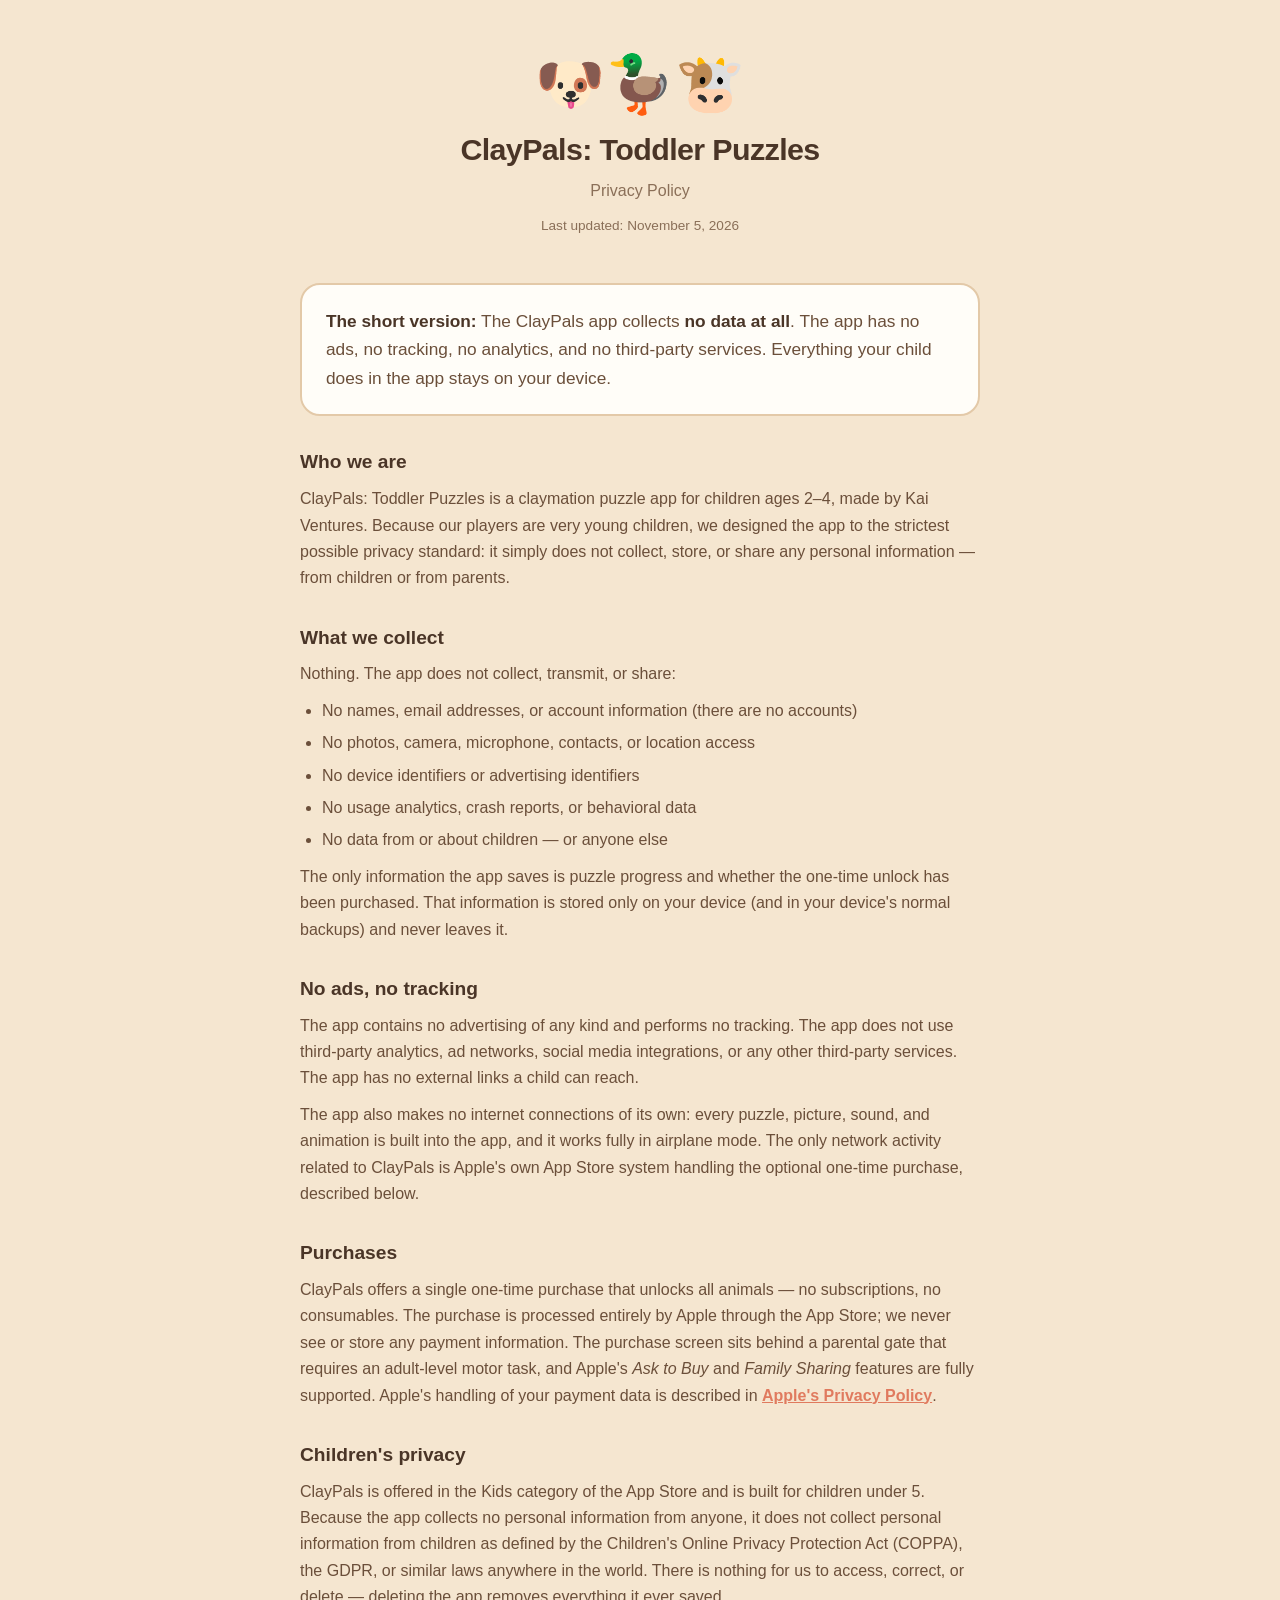
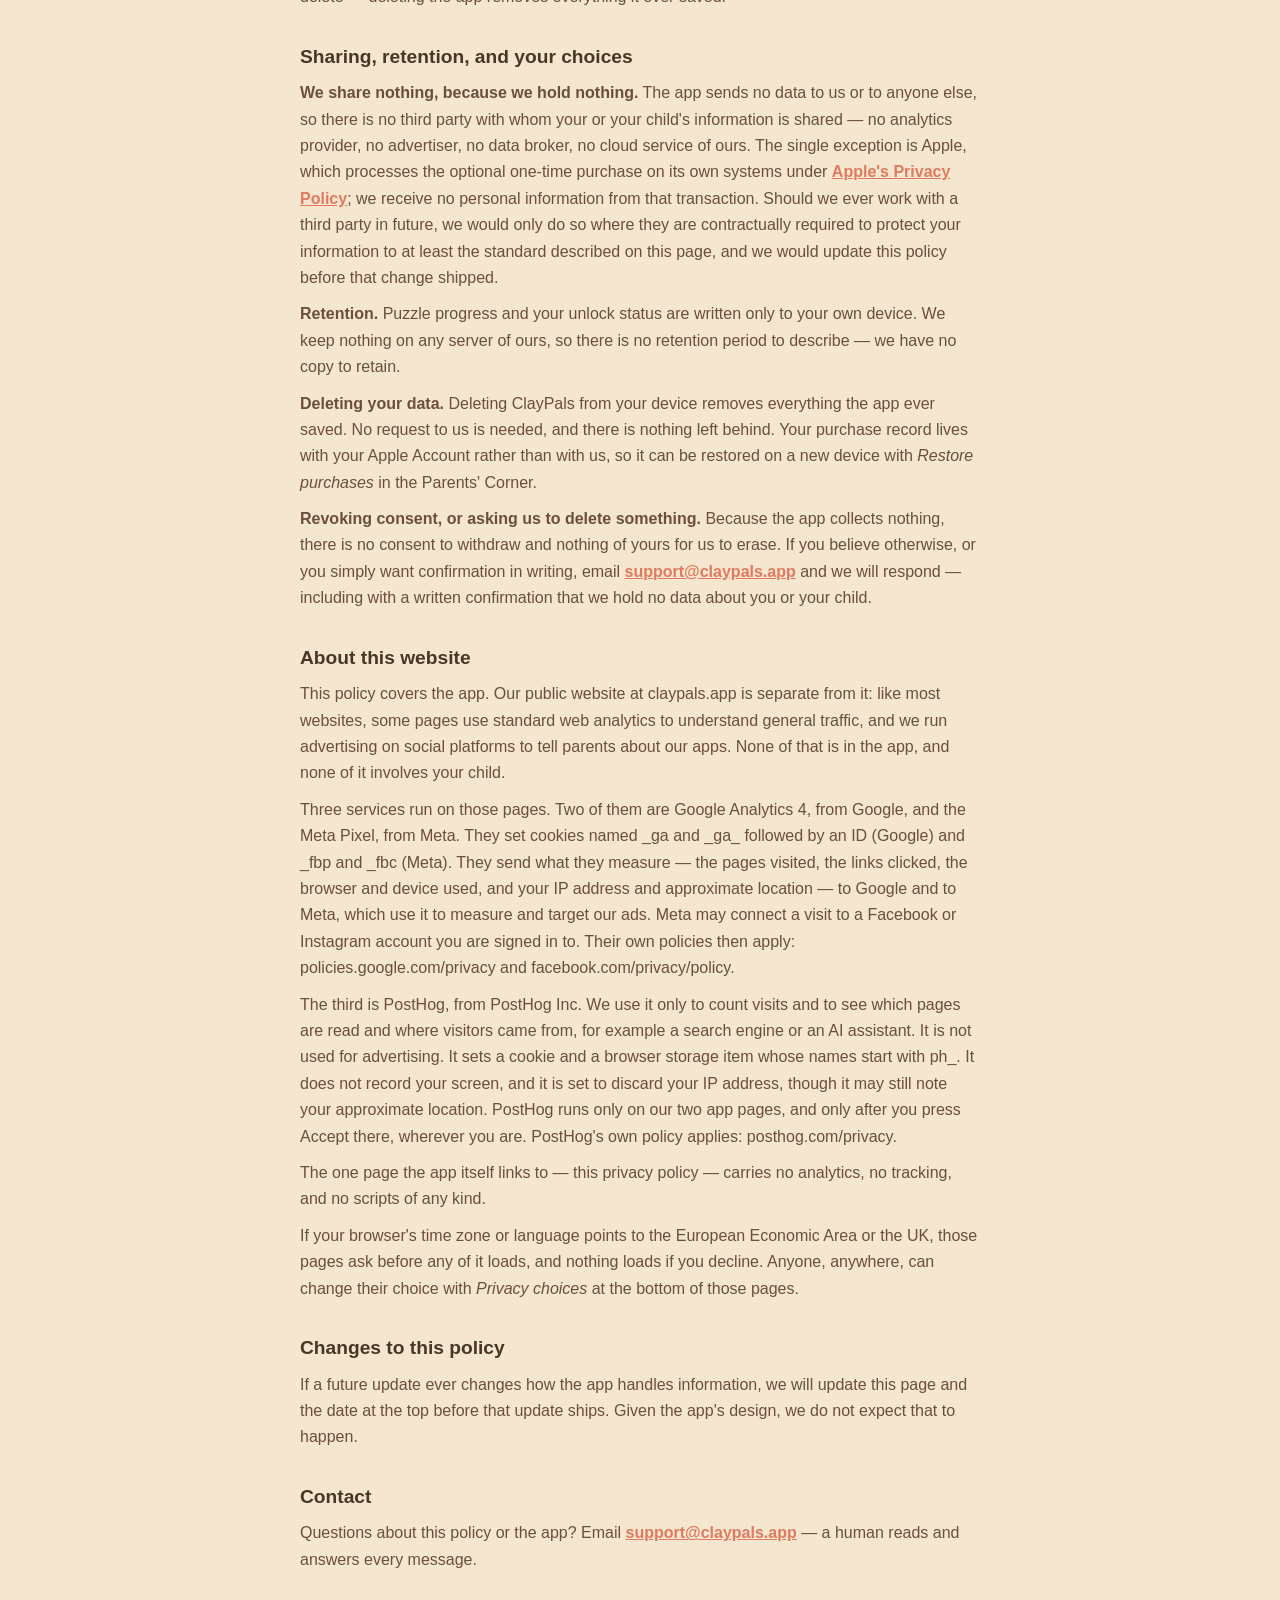
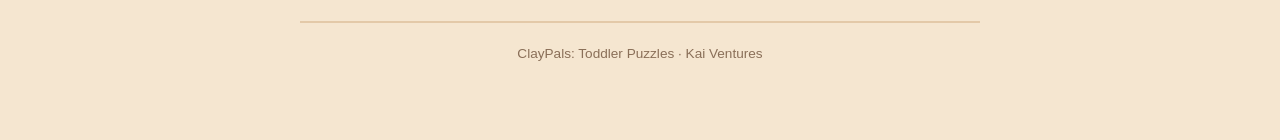
<file: privacy.html>
<!DOCTYPE html>
<html lang="en">
<head>
<meta charset="utf-8">
<meta name="viewport" content="width=device-width, initial-scale=1">
<title>Privacy Policy — ClayPals: Toddler Puzzles</title>
<meta name="description" content="Privacy policy for ClayPals: Toddler Puzzles. No data collected, no ads, no tracking — everything stays on your device.">
<style>
  :root {
    --bg: #f5e6d0;
    --card: #fffdf8;
    --text: #6b4f3a;
    --heading: #4a3527;
    --accent: #e07a5e;
    --rim: #e3c9a8;
    --soft: #8a6f58;
  }
  /* Dark palette — OPT-IN ONLY, matching index.html. The OS-driven
     `@media (prefers-color-scheme: dark)` switch was removed on purpose so a
     parent who taps through from the (now always-light) landing page does not
     land on a dark policy page. Revert by restoring the media query if the
     site ever goes back to following the OS. */
  :root[data-theme="dark"] {
      --bg: #2a2119;
      --card: #352a20;
      --text: #e8d9c6;
      --heading: #f5e6d0;
      --accent: #e88f75;
      --rim: #55432f;
      --soft: #c2ab92;
  }
  * { margin: 0; padding: 0; box-sizing: border-box; }
  body {
    background: var(--bg);
    color: var(--text);
    font-family: -apple-system, BlinkMacSystemFont, "Segoe UI", Roboto, "Helvetica Neue", Arial, sans-serif;
    line-height: 1.65;
    padding: 24px 16px 64px;
  }
  main {
    max-width: 680px;
    margin: 0 auto;
  }
  header {
    text-align: center;
    padding: 32px 8px 8px;
  }
  .mark {
    font-size: 56px;
    line-height: 1;
  }
  h1 {
    color: var(--heading);
    font-size: 1.9rem;
    margin: 12px 0 4px;
    letter-spacing: -0.02em;
  }
  .subtitle {
    color: var(--soft);
    font-size: 1rem;
  }
  .updated {
    color: var(--soft);
    font-size: 0.85rem;
    margin-top: 10px;
  }
  .promise {
    background: var(--card);
    border: 2px solid var(--rim);
    border-radius: 20px;
    padding: 22px 24px;
    margin: 28px 0;
    font-size: 1.08rem;
  }
  .promise strong { color: var(--heading); }
  section { margin: 30px 0; }
  h2 {
    color: var(--heading);
    font-size: 1.2rem;
    margin-bottom: 8px;
  }
  p { margin-bottom: 10px; }
  ul { margin: 6px 0 10px 22px; }
  li { margin-bottom: 6px; }
  a { color: var(--accent); font-weight: 600; }
  footer {
    margin-top: 48px;
    padding-top: 20px;
    border-top: 2px solid var(--rim);
    color: var(--soft);
    font-size: 0.85rem;
    text-align: center;
  }
</style>
</head>
<body>
<main>
  <header>
    <div class="mark" aria-hidden="true">🐶🦆🐮</div>
    <h1>ClayPals: Toddler Puzzles</h1>
    <p class="subtitle">Privacy Policy</p>
    <p class="updated">Last updated: November 5, 2026</p>
  </header>

  <div class="promise">
    <strong>The short version:</strong> The ClayPals app collects <strong>no data at all</strong>.
    The app has no ads, no tracking, no analytics, and no third-party services.
    Everything your child does in the app stays on your device.
  </div>

  <section>
    <h2>Who we are</h2>
    <p>ClayPals: Toddler Puzzles is a claymation puzzle app for children ages 2–4,
    made by Kai Ventures. Because our players are very young children, we designed
    the app to the strictest possible privacy standard: it simply does not collect,
    store, or share any personal information — from children or from parents.</p>
  </section>

  <section>
    <h2>What we collect</h2>
    <p>Nothing. The app does not collect, transmit, or share:</p>
    <ul>
      <li>No names, email addresses, or account information (there are no accounts)</li>
      <li>No photos, camera, microphone, contacts, or location access</li>
      <li>No device identifiers or advertising identifiers</li>
      <li>No usage analytics, crash reports, or behavioral data</li>
      <li>No data from or about children — or anyone else</li>
    </ul>
    <p>The only information the app saves is puzzle progress and whether the one-time
    unlock has been purchased. That information is stored only on your device
    (and in your device's normal backups) and never leaves it.</p>
  </section>

  <section>
    <h2>No ads, no tracking</h2>
    <p>The app contains no advertising of any kind and performs no tracking.
    The app does not use third-party analytics, ad networks, social media
    integrations, or any other third-party services. The app has no external links a child
    can reach.</p>
    <p>The app also makes no internet connections of its own: every puzzle,
    picture, sound, and animation is built into the app, and it works fully
    in airplane mode. The only network activity related to ClayPals is Apple's
    own App Store system handling the optional one-time purchase, described
    below.</p>
  </section>

  <section>
    <h2>Purchases</h2>
    <p>ClayPals offers a single one-time purchase that unlocks all animals — no
    subscriptions, no consumables. The purchase is processed entirely by Apple
    through the App Store; we never see or store any payment information.
    The purchase screen sits behind a parental gate that requires an adult-level
    motor task, and Apple's <em>Ask&nbsp;to&nbsp;Buy</em> and
    <em>Family&nbsp;Sharing</em> features are fully supported.
    Apple's handling of your payment data is described in
    <a href="https://www.apple.com/legal/privacy/" rel="noopener">Apple's Privacy Policy</a>.</p>
  </section>

  <section>
    <h2>Children's privacy</h2>
    <p>ClayPals is offered in the Kids category of the App Store and is built for
    children under 5. Because the app collects no personal information from anyone,
    it does not collect personal information from children as defined by the
    Children's Online Privacy Protection Act (COPPA), the GDPR, or similar laws
    anywhere in the world. There is nothing for us to access, correct, or delete —
    deleting the app removes everything it ever saved.</p>
  </section>

  <section>
    <h2>Sharing, retention, and your choices</h2>
    <p><strong>We share nothing, because we hold nothing.</strong> The app sends no
    data to us or to anyone else, so there is no third party with whom your or your
    child's information is shared — no analytics provider, no advertiser, no data
    broker, no cloud service of ours. The single exception is Apple, which processes
    the optional one-time purchase on its own systems under
    <a href="https://www.apple.com/legal/privacy/" rel="noopener">Apple's Privacy Policy</a>;
    we receive no personal information from that transaction. Should we ever work with
    a third party in future, we would only do so where they are contractually required
    to protect your information to at least the standard described on this page, and we
    would update this policy before that change shipped.</p>
    <p><strong>Retention.</strong> Puzzle progress and your unlock status are written
    only to your own device. We keep nothing on any server of ours, so there is no
    retention period to describe — we have no copy to retain.</p>
    <p><strong>Deleting your data.</strong> Deleting ClayPals from your device removes
    everything the app ever saved. No request to us is needed, and there is nothing left
    behind. Your purchase record lives with your Apple Account rather than with us, so
    it can be restored on a new device with <em>Restore purchases</em> in the
    Parents' Corner.</p>
    <p><strong>Revoking consent, or asking us to delete something.</strong> Because the
    app collects nothing, there is no consent to withdraw and nothing of yours for us to
    erase. If you believe otherwise, or you simply want confirmation in writing, email
    <a href="mailto:support@claypals.app">support@claypals.app</a> and we will
    respond — including with a written confirmation that we hold no data about you or
    your child.</p>
  </section>

  <section id="website">
    <h2>About this website</h2>
    <p>
      This policy covers the app. Our public website at claypals.app is separate
      from it: like most websites, some pages use standard web analytics to
      understand general traffic, and we run advertising on social platforms to
      tell parents about our apps. None of that is in the app, and none of it
      involves your child.
    </p>
    <p>
      Three services run on those pages. Two of them are Google Analytics 4, from
      Google, and the Meta Pixel, from Meta. They set cookies named _ga and _ga_ followed by an ID
      (Google) and _fbp and _fbc (Meta). They send what they measure — the pages
      visited, the links clicked, the browser and device used, and your IP address
      and approximate location — to Google and to Meta, which use it to measure and
      target our ads. Meta may connect a visit to a Facebook or Instagram account
      you are signed in to. Their own policies then apply:
      policies.google.com/privacy and facebook.com/privacy/policy.
    </p>
    <p>
      The third is PostHog, from PostHog Inc. We use it only to count visits and to
      see which pages are read and where visitors came from, for example a search
      engine or an AI assistant. It is not used for advertising. It sets a cookie and
      a browser storage item whose names start with ph_. It does not record your
      screen, and it is set to discard your IP address, though it may still note
      your approximate location. PostHog runs only on our two app pages, and only
      after you press Accept there, wherever you are. PostHog's own policy applies:
      posthog.com/privacy.
    </p>
    <p>
      The one page the app itself links to — this privacy policy — carries no
      analytics, no tracking, and no scripts of any kind.
    </p>
    <p>
      If your browser's time zone or language points to the European Economic Area
      or the UK, those pages ask before any of it loads, and nothing loads if you
      decline. Anyone, anywhere, can change their choice with <em>Privacy choices</em>
      at the bottom of those pages.
    </p>
  </section>

  <section>
    <h2>Changes to this policy</h2>
    <p>If a future update ever changes how the app handles information, we will
    update this page and the date at the top before that update ships. Given the
    app's design, we do not expect that to happen.</p>
  </section>

  <section>
    <h2>Contact</h2>
    <p>Questions about this policy or the app? Email
    <a href="mailto:support@claypals.app">support@claypals.app</a> —
    a human reads and answers every message.</p>
  </section>

  <footer>
    <p>ClayPals: Toddler Puzzles · Kai Ventures</p>
  </footer>
</main>
</body>
</html>
</file>
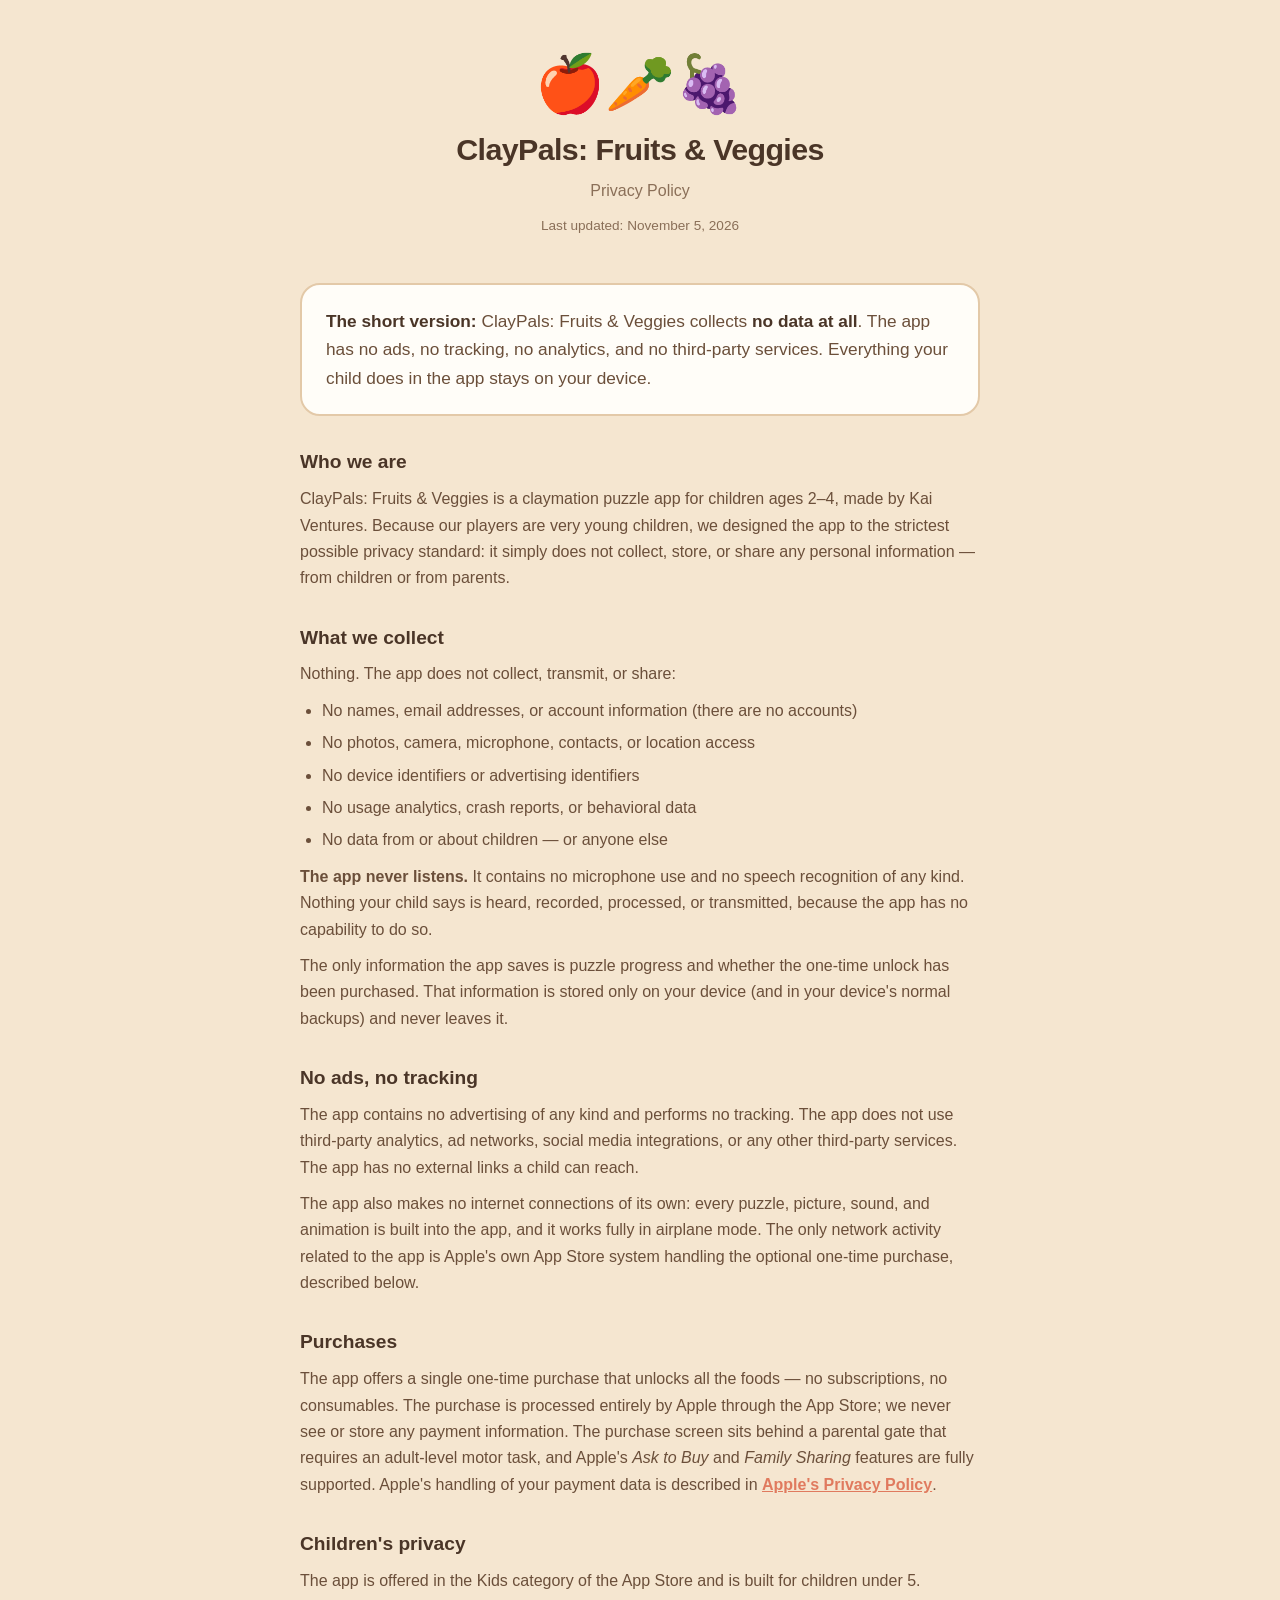
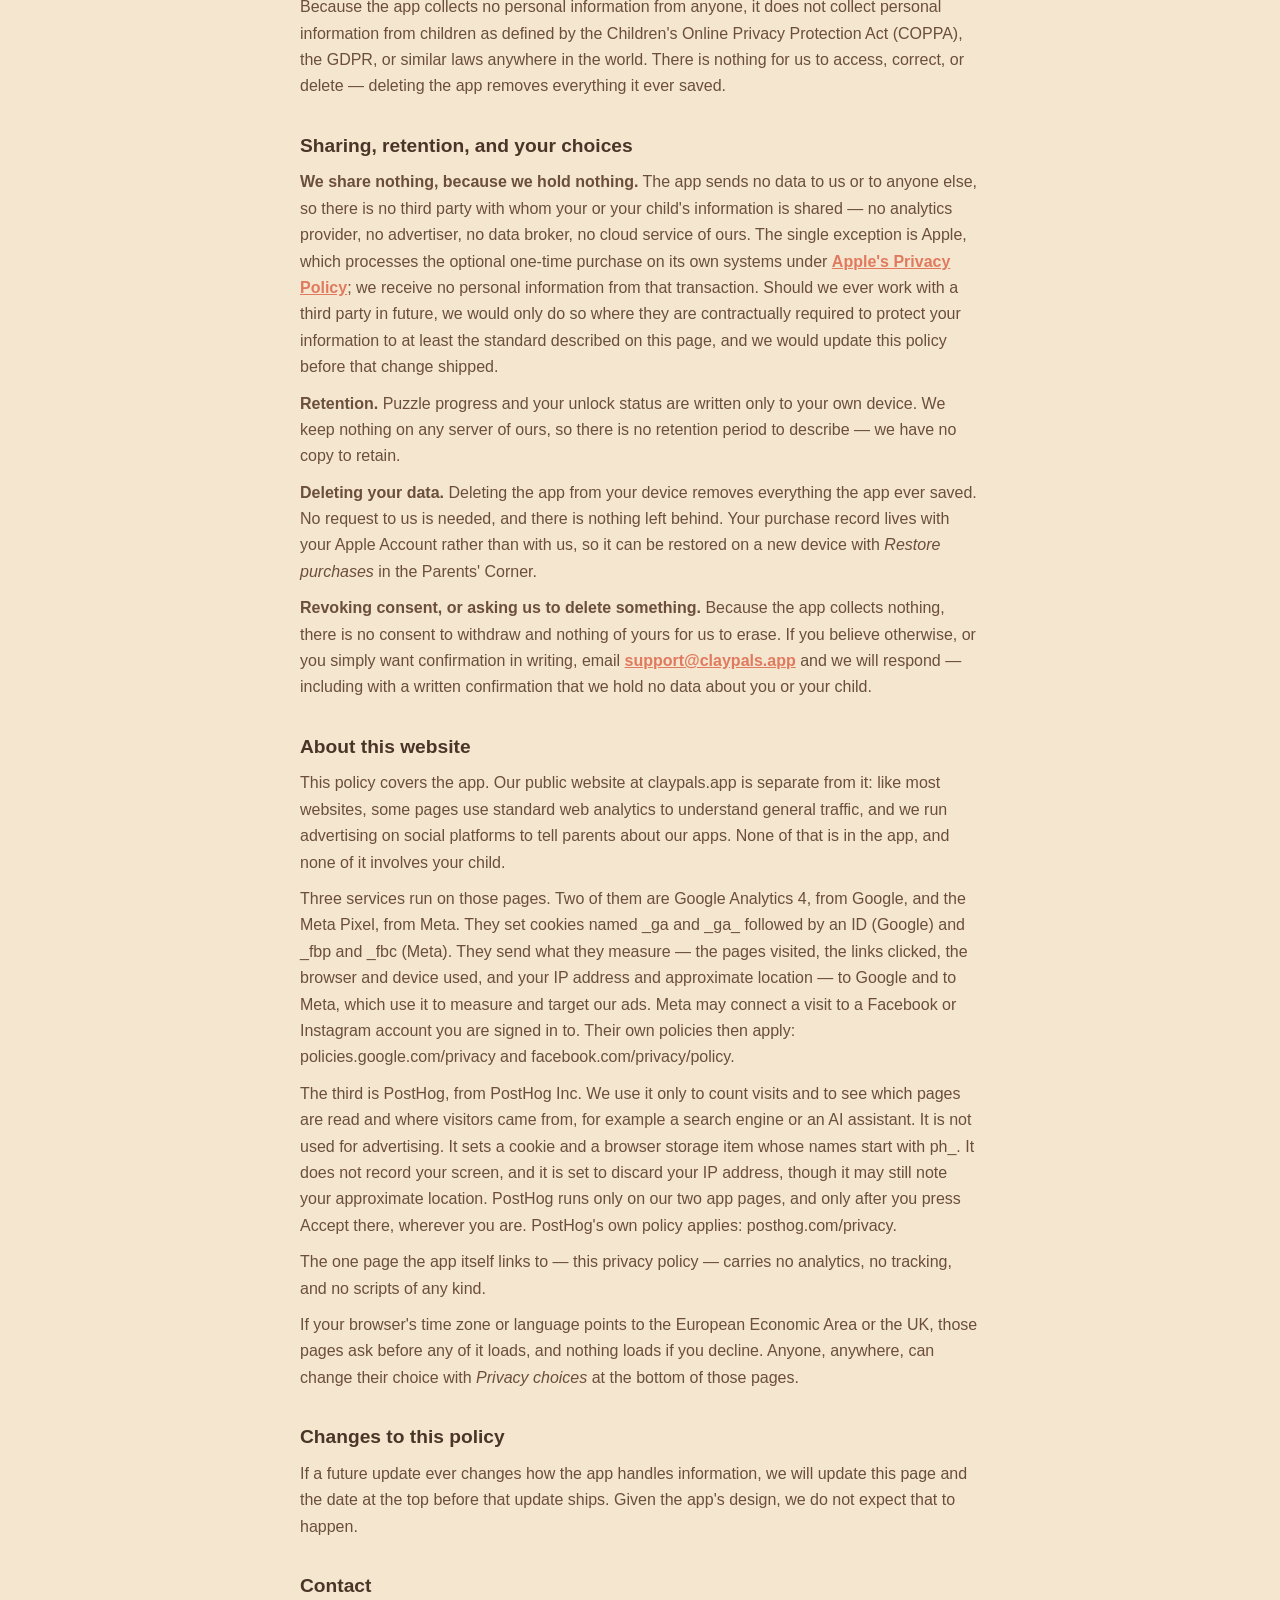
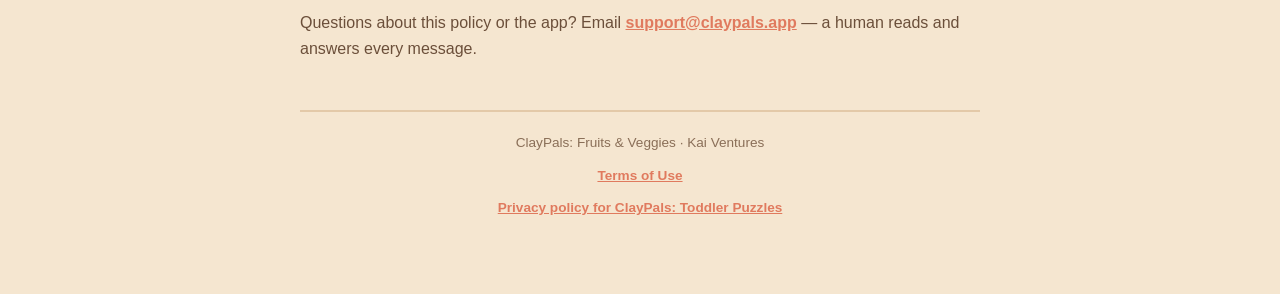
<file: produce/privacy.html>
<!DOCTYPE html>
<html lang="en">
<head>
<meta charset="utf-8">
<meta name="viewport" content="width=device-width, initial-scale=1">
<title>Privacy Policy — ClayPals: Fruits &amp; Veggies</title>
<meta name="description" content="Privacy policy for ClayPals: Fruits &amp; Veggies. No data collected, no ads, no tracking — everything stays on your device.">
<style>
  :root {
    --bg: #f5e6d0;
    --card: #fffdf8;
    --text: #6b4f3a;
    --heading: #4a3527;
    --accent: #e07a5e;
    --rim: #e3c9a8;
    --soft: #8a6f58;
  }
  @media (prefers-color-scheme: dark) {
    :root {
      --bg: #2a2119;
      --card: #352a20;
      --text: #e8d9c6;
      --heading: #f5e6d0;
      --accent: #e88f75;
      --rim: #55432f;
      --soft: #c2ab92;
    }
  }
  * { margin: 0; padding: 0; box-sizing: border-box; }
  body {
    background: var(--bg);
    color: var(--text);
    font-family: -apple-system, BlinkMacSystemFont, "Segoe UI", Roboto, "Helvetica Neue", Arial, sans-serif;
    line-height: 1.65;
    padding: 24px 16px 64px;
  }
  main {
    max-width: 680px;
    margin: 0 auto;
  }
  header {
    text-align: center;
    padding: 32px 8px 8px;
  }
  .mark {
    font-size: 56px;
    line-height: 1;
  }
  h1 {
    color: var(--heading);
    font-size: 1.9rem;
    margin: 12px 0 4px;
    letter-spacing: -0.02em;
  }
  .subtitle {
    color: var(--soft);
    font-size: 1rem;
  }
  .updated {
    color: var(--soft);
    font-size: 0.85rem;
    margin-top: 10px;
  }
  .promise {
    background: var(--card);
    border: 2px solid var(--rim);
    border-radius: 20px;
    padding: 22px 24px;
    margin: 28px 0;
    font-size: 1.08rem;
  }
  .promise strong { color: var(--heading); }
  section { margin: 30px 0; }
  h2 {
    color: var(--heading);
    font-size: 1.2rem;
    margin-bottom: 8px;
  }
  p { margin-bottom: 10px; }
  ul { margin: 6px 0 10px 22px; }
  li { margin-bottom: 6px; }
  a { color: var(--accent); font-weight: 600; }
  footer {
    margin-top: 48px;
    padding-top: 20px;
    border-top: 2px solid var(--rim);
    color: var(--soft);
    font-size: 0.85rem;
    text-align: center;
  }
</style>
</head>
<body>
<main>
  <header>
    <div class="mark" aria-hidden="true">🍎🥕🍇</div>
    <h1>ClayPals: Fruits &amp; Veggies</h1>
    <p class="subtitle">Privacy Policy</p>
    <p class="updated">Last updated: November 5, 2026</p>
  </header>

  <div class="promise">
    <strong>The short version:</strong> ClayPals: Fruits &amp; Veggies collects <strong>no data at all</strong>.
    The app has no ads, no tracking, no analytics, and no third-party services.
    Everything your child does in the app stays on your device.
  </div>

  <section>
    <h2>Who we are</h2>
    <p>ClayPals: Fruits &amp; Veggies is a claymation puzzle app for children ages 2–4,
    made by Kai Ventures. Because our players are very young children, we designed
    the app to the strictest possible privacy standard: it simply does not collect,
    store, or share any personal information — from children or from parents.</p>
  </section>

  <section>
    <h2>What we collect</h2>
    <p>Nothing. The app does not collect, transmit, or share:</p>
    <ul>
      <li>No names, email addresses, or account information (there are no accounts)</li>
      <li>No photos, camera, microphone, contacts, or location access</li>
      <li>No device identifiers or advertising identifiers</li>
      <li>No usage analytics, crash reports, or behavioral data</li>
      <li>No data from or about children — or anyone else</li>
    </ul>
    <p><strong>The app never listens.</strong> It contains no microphone use and no speech
    recognition of any kind. Nothing your child says is heard, recorded, processed, or
    transmitted, because the app has no capability to do so.</p>
    <p>The only information the app saves is puzzle progress and whether the one-time
    unlock has been purchased. That information is stored only on your device
    (and in your device's normal backups) and never leaves it.</p>
  </section>

  <section>
    <h2>No ads, no tracking</h2>
    <p>The app contains no advertising of any kind and performs no tracking.
    The app does not use third-party analytics, ad networks, social media
    integrations, or any other third-party services. The app has no external links a child
    can reach.</p>
    <p>The app also makes no internet connections of its own: every puzzle,
    picture, sound, and animation is built into the app, and it works fully
    in airplane mode. The only network activity related to the app is Apple's
    own App Store system handling the optional one-time purchase, described
    below.</p>
  </section>

  <section>
    <h2>Purchases</h2>
    <p>The app offers a single one-time purchase that unlocks all the foods — no
    subscriptions, no consumables. The purchase is processed entirely by Apple
    through the App Store; we never see or store any payment information.
    The purchase screen sits behind a parental gate that requires an adult-level
    motor task, and Apple's <em>Ask&nbsp;to&nbsp;Buy</em> and
    <em>Family&nbsp;Sharing</em> features are fully supported.
    Apple's handling of your payment data is described in
    <a href="https://www.apple.com/legal/privacy/" rel="noopener">Apple's Privacy Policy</a>.</p>
  </section>

  <section>
    <h2>Children's privacy</h2>
    <p>The app is offered in the Kids category of the App Store and is built for
    children under 5. Because the app collects no personal information from anyone,
    it does not collect personal information from children as defined by the
    Children's Online Privacy Protection Act (COPPA), the GDPR, or similar laws
    anywhere in the world. There is nothing for us to access, correct, or delete —
    deleting the app removes everything it ever saved.</p>
  </section>

  <section>
    <h2>Sharing, retention, and your choices</h2>
    <p><strong>We share nothing, because we hold nothing.</strong> The app sends no
    data to us or to anyone else, so there is no third party with whom your or your
    child's information is shared — no analytics provider, no advertiser, no data
    broker, no cloud service of ours. The single exception is Apple, which processes
    the optional one-time purchase on its own systems under
    <a href="https://www.apple.com/legal/privacy/" rel="noopener">Apple's Privacy Policy</a>;
    we receive no personal information from that transaction. Should we ever work with
    a third party in future, we would only do so where they are contractually required
    to protect your information to at least the standard described on this page, and we
    would update this policy before that change shipped.</p>
    <p><strong>Retention.</strong> Puzzle progress and your unlock status are written
    only to your own device. We keep nothing on any server of ours, so there is no
    retention period to describe — we have no copy to retain.</p>
    <p><strong>Deleting your data.</strong> Deleting the app from your device removes
    everything the app ever saved. No request to us is needed, and there is nothing left
    behind. Your purchase record lives with your Apple Account rather than with us, so
    it can be restored on a new device with <em>Restore purchases</em> in the
    Parents' Corner.</p>
    <p><strong>Revoking consent, or asking us to delete something.</strong> Because the
    app collects nothing, there is no consent to withdraw and nothing of yours for us to
    erase. If you believe otherwise, or you simply want confirmation in writing, email
    <a href="mailto:support@claypals.app">support@claypals.app</a> and we will
    respond — including with a written confirmation that we hold no data about you or
    your child.</p>
  </section>

  <section id="website">
    <h2>About this website</h2>
    <p>
      This policy covers the app. Our public website at claypals.app is separate
      from it: like most websites, some pages use standard web analytics to
      understand general traffic, and we run advertising on social platforms to
      tell parents about our apps. None of that is in the app, and none of it
      involves your child.
    </p>
    <p>
      Three services run on those pages. Two of them are Google Analytics 4, from
      Google, and the Meta Pixel, from Meta. They set cookies named _ga and _ga_ followed by an ID
      (Google) and _fbp and _fbc (Meta). They send what they measure — the pages
      visited, the links clicked, the browser and device used, and your IP address
      and approximate location — to Google and to Meta, which use it to measure and
      target our ads. Meta may connect a visit to a Facebook or Instagram account
      you are signed in to. Their own policies then apply:
      policies.google.com/privacy and facebook.com/privacy/policy.
    </p>
    <p>
      The third is PostHog, from PostHog Inc. We use it only to count visits and to
      see which pages are read and where visitors came from, for example a search
      engine or an AI assistant. It is not used for advertising. It sets a cookie and
      a browser storage item whose names start with ph_. It does not record your
      screen, and it is set to discard your IP address, though it may still note
      your approximate location. PostHog runs only on our two app pages, and only
      after you press Accept there, wherever you are. PostHog's own policy applies:
      posthog.com/privacy.
    </p>
    <p>
      The one page the app itself links to — this privacy policy — carries no
      analytics, no tracking, and no scripts of any kind.
    </p>
    <p>
      If your browser's time zone or language points to the European Economic Area
      or the UK, those pages ask before any of it loads, and nothing loads if you
      decline. Anyone, anywhere, can change their choice with <em>Privacy choices</em>
      at the bottom of those pages.
    </p>
  </section>

  <section>
    <h2>Changes to this policy</h2>
    <p>If a future update ever changes how the app handles information, we will
    update this page and the date at the top before that update ships. Given the
    app's design, we do not expect that to happen.</p>
  </section>

  <section>
    <h2>Contact</h2>
    <p>Questions about this policy or the app? Email
    <a href="mailto:support@claypals.app">support@claypals.app</a> —
    a human reads and answers every message.</p>
  </section>

  <footer>
    <p>ClayPals: Fruits &amp; Veggies · Kai Ventures</p>
    <p style="margin-top:6px"><a href="terms.html">Terms of Use</a></p>
    <p style="margin-top:6px"><a href="../privacy.html">Privacy policy for ClayPals: Toddler Puzzles</a></p>
  </footer>
</main>
</body>
</html>
</file>
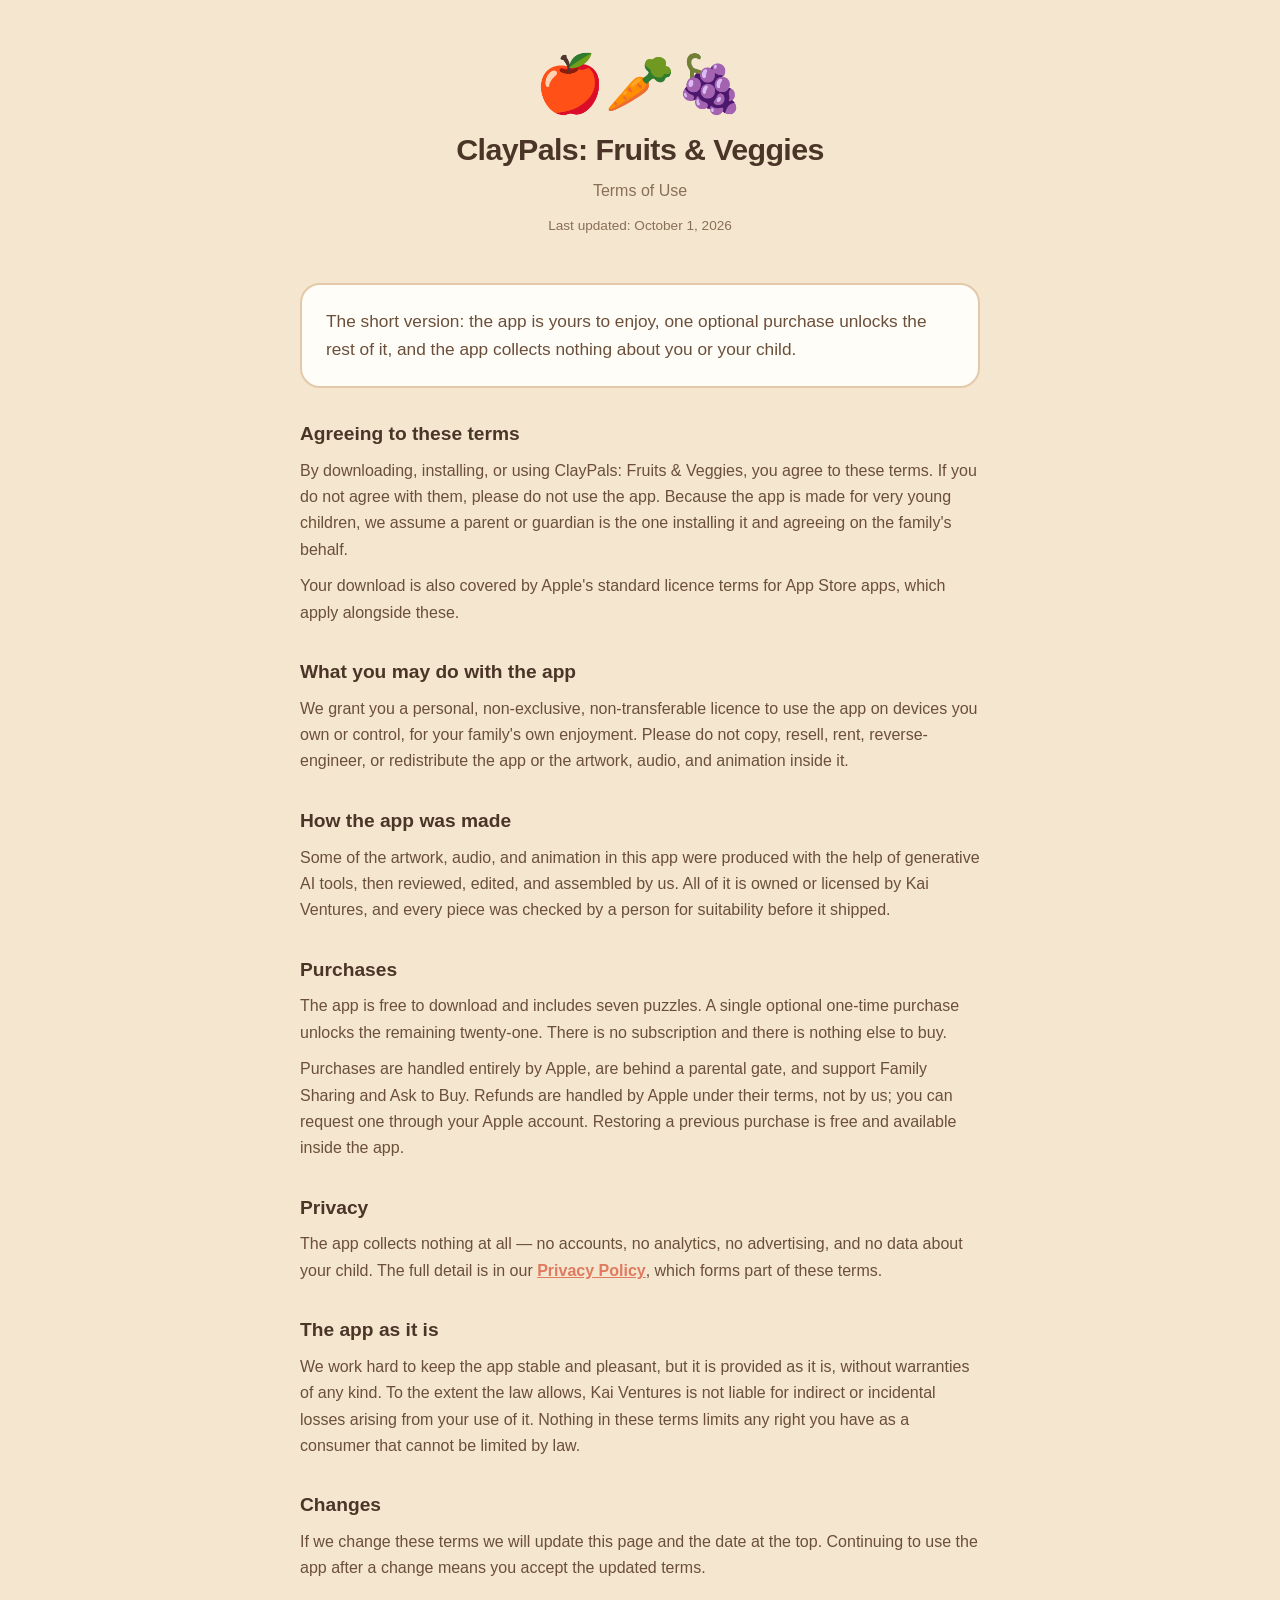
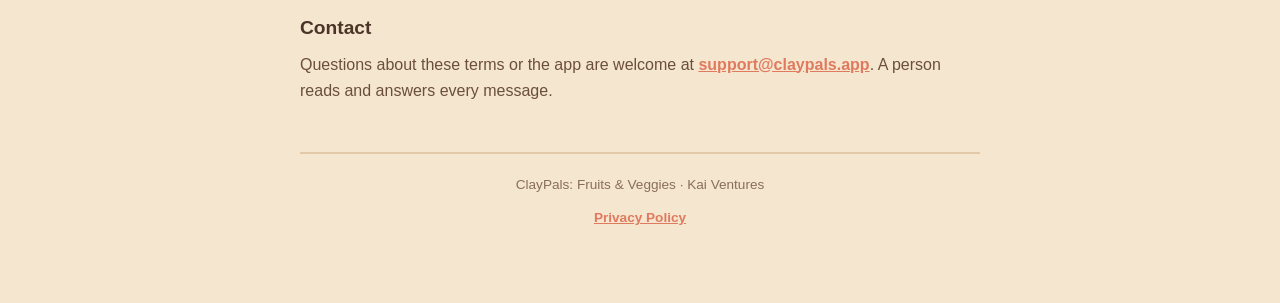
<file: produce/terms.html>
<!DOCTYPE html>
<html lang="en">
<head>
<meta charset="utf-8">
<meta name="viewport" content="width=device-width, initial-scale=1">
<title>Terms of Use — ClayPals: Fruits &amp; Veggies</title>
<meta name="description" content="Terms of use for ClayPals: Fruits &amp; Veggies.">
<style>
  :root {
    --bg: #f5e6d0;
    --card: #fffdf8;
    --text: #6b4f3a;
    --heading: #4a3527;
    --accent: #e07a5e;
    --rim: #e3c9a8;
    --soft: #8a6f58;
  }
  @media (prefers-color-scheme: dark) {
    :root {
      --bg: #2a2119;
      --card: #352a20;
      --text: #e8d9c6;
      --heading: #f5e6d0;
      --accent: #e88f75;
      --rim: #55432f;
      --soft: #c2ab92;
    }
  }
  * { margin: 0; padding: 0; box-sizing: border-box; }
  body {
    background: var(--bg);
    color: var(--text);
    font-family: -apple-system, BlinkMacSystemFont, "Segoe UI", Roboto, "Helvetica Neue", Arial, sans-serif;
    line-height: 1.65;
    padding: 24px 16px 64px;
  }
  main {
    max-width: 680px;
    margin: 0 auto;
  }
  header {
    text-align: center;
    padding: 32px 8px 8px;
  }
  .mark {
    font-size: 56px;
    line-height: 1;
  }
  h1 {
    color: var(--heading);
    font-size: 1.9rem;
    margin: 12px 0 4px;
    letter-spacing: -0.02em;
  }
  .subtitle {
    color: var(--soft);
    font-size: 1rem;
  }
  .updated {
    color: var(--soft);
    font-size: 0.85rem;
    margin-top: 10px;
  }
  .promise {
    background: var(--card);
    border: 2px solid var(--rim);
    border-radius: 20px;
    padding: 22px 24px;
    margin: 28px 0;
    font-size: 1.08rem;
  }
  .promise strong { color: var(--heading); }
  section { margin: 30px 0; }
  h2 {
    color: var(--heading);
    font-size: 1.2rem;
    margin-bottom: 8px;
  }
  p { margin-bottom: 10px; }
  ul { margin: 6px 0 10px 22px; }
  li { margin-bottom: 6px; }
  a { color: var(--accent); font-weight: 600; }
  footer {
    margin-top: 48px;
    padding-top: 20px;
    border-top: 2px solid var(--rim);
    color: var(--soft);
    font-size: 0.85rem;
    text-align: center;
  }
</style>
</head>
<body>
<main>
  <header>
    <div class="mark" aria-hidden="true">🍎🥕🍇</div>
    <h1>ClayPals: Fruits &amp; Veggies</h1>
    <p class="subtitle">Terms of Use</p>
    <p class="updated">Last updated: October 1, 2026</p>
  </header>

  <div class="promise">
    The short version: the app is yours to enjoy, one optional purchase unlocks
    the rest of it, and the app collects nothing about you or your child.
  </div>

  <section>
    <h2>Agreeing to these terms</h2>
    <p>
      By downloading, installing, or using ClayPals: Fruits &amp; Veggies, you
      agree to these terms. If you do not agree with them, please do not use the
      app. Because the app is made for very young children, we assume a parent or
      guardian is the one installing it and agreeing on the family's behalf.
    </p>
    <p>
      Your download is also covered by Apple's standard licence terms for App
      Store apps, which apply alongside these.
    </p>
  </section>

  <section>
    <h2>What you may do with the app</h2>
    <p>
      We grant you a personal, non-exclusive, non-transferable licence to use the
      app on devices you own or control, for your family's own enjoyment. Please
      do not copy, resell, rent, reverse-engineer, or redistribute the app or the
      artwork, audio, and animation inside it.
    </p>
  </section>

  <section>
    <h2>How the app was made</h2>
    <p>
      Some of the artwork, audio, and animation in this app were produced with the
      help of generative AI tools, then reviewed, edited, and assembled by us. All
      of it is owned or licensed by Kai Ventures, and every piece was checked by a
      person for suitability before it shipped.
    </p>
  </section>

  <section>
    <h2>Purchases</h2>
    <p>
      The app is free to download and includes seven puzzles. A single optional
      one-time purchase unlocks the remaining twenty-one. There is no subscription
      and there is nothing else to buy.
    </p>
    <p>
      Purchases are handled entirely by Apple, are behind a parental gate, and
      support Family Sharing and Ask to Buy. Refunds are handled by Apple under
      their terms, not by us; you can request one through your Apple account.
      Restoring a previous purchase is free and available inside the app.
    </p>
  </section>

  <section>
    <h2>Privacy</h2>
    <p>
      The app collects nothing at all — no accounts, no analytics, no advertising,
      and no data about your child. The full detail is in our
      <a href="privacy.html">Privacy Policy</a>, which forms part of these terms.
    </p>
  </section>

  <section>
    <h2>The app as it is</h2>
    <p>
      We work hard to keep the app stable and pleasant, but it is provided as it
      is, without warranties of any kind. To the extent the law allows, Kai
      Ventures is not liable for indirect or incidental losses arising from your
      use of it. Nothing in these terms limits any right you have as a consumer
      that cannot be limited by law.
    </p>
  </section>

  <section>
    <h2>Changes</h2>
    <p>
      If we change these terms we will update this page and the date at the top.
      Continuing to use the app after a change means you accept the updated terms.
    </p>
  </section>

  <section>
    <h2>Contact</h2>
    <p>
      Questions about these terms or the app are welcome at
      <a href="mailto:support@claypals.app">support@claypals.app</a>. A person
      reads and answers every message.
    </p>
  </section>

<footer>
    <p>ClayPals: Fruits &amp; Veggies · Kai Ventures</p>
    <p style="margin-top:6px"><a href="privacy.html">Privacy Policy</a></p>
  </footer>
</main>
</body>
</html>
</file>
<file: aeo.css>
/* AEO additions for claypals.app (2026-10-31). Linked after each page's inline <style>;
   uses only that style's tokens, so dark mode and the page fonts carry over.
   Covers: the FAQ, the footer's follow links and the footer link contrast. */

/* Fixed in both themes: ink on the yellow star, and the light theme's footer link. */
:root{--on-star:#4a3527;--foot-link:#9c4329}

/* ── FAQ ───────────────────────────────────────────────────────────────── */
.faq{background:var(--bg-sunk)}
.prose-wide{max-width:min(46rem,100% - var(--gutter)*2)}
.faq h2{margin-bottom:.8em}
.faq details{
  background:var(--surface);border:1px solid var(--rim);border-radius:18px;
  margin:0 0 .75rem;box-shadow:0 2px 0 var(--cast-soft);
}
.faq summary{
  list-style:none;cursor:pointer;display:flex;align-items:center;justify-content:space-between;gap:1rem;
  padding:1em 1.2em;
}
.faq summary::-webkit-details-marker{display:none}
.faq summary::after{
  content:"+";content:"+" / "";flex:none;width:1.6rem;height:1.6rem;display:grid;place-items:center;border-radius:50%;
  background:var(--star);color:var(--on-star);font:800 1.05rem/1 "Baloo 2",ui-rounded,system-ui,sans-serif;
  transition:transform .2s ease;
}
.faq details[open] summary::after{transform:rotate(45deg)}
.faq summary h3{margin:0;font-size:1.06rem}
.faq details p{padding:0 1.2em 1.15em;margin:0;font-size:1rem}

/* ── Footer follow links ───────────────────────────────────────────────── */
.follow{display:flex;flex-wrap:wrap;gap:.5em 1.5em;margin:-.6em 0 1.6em;padding:0;list-style:none}
.follow a{font-weight:600}

/* Footer links on the light theme: #b85539 on the sunk background is 3.7:1; this is 4.5:1 or better. */
/* :where() keeps the theme test out of the specificity, so a:hover and .linkbtn:hover still win. */
:where(:root:not([data-theme="dark"])) footer a,
:where(:root:not([data-theme="dark"])) footer .linkbtn{color:var(--foot-link)}
</file>
